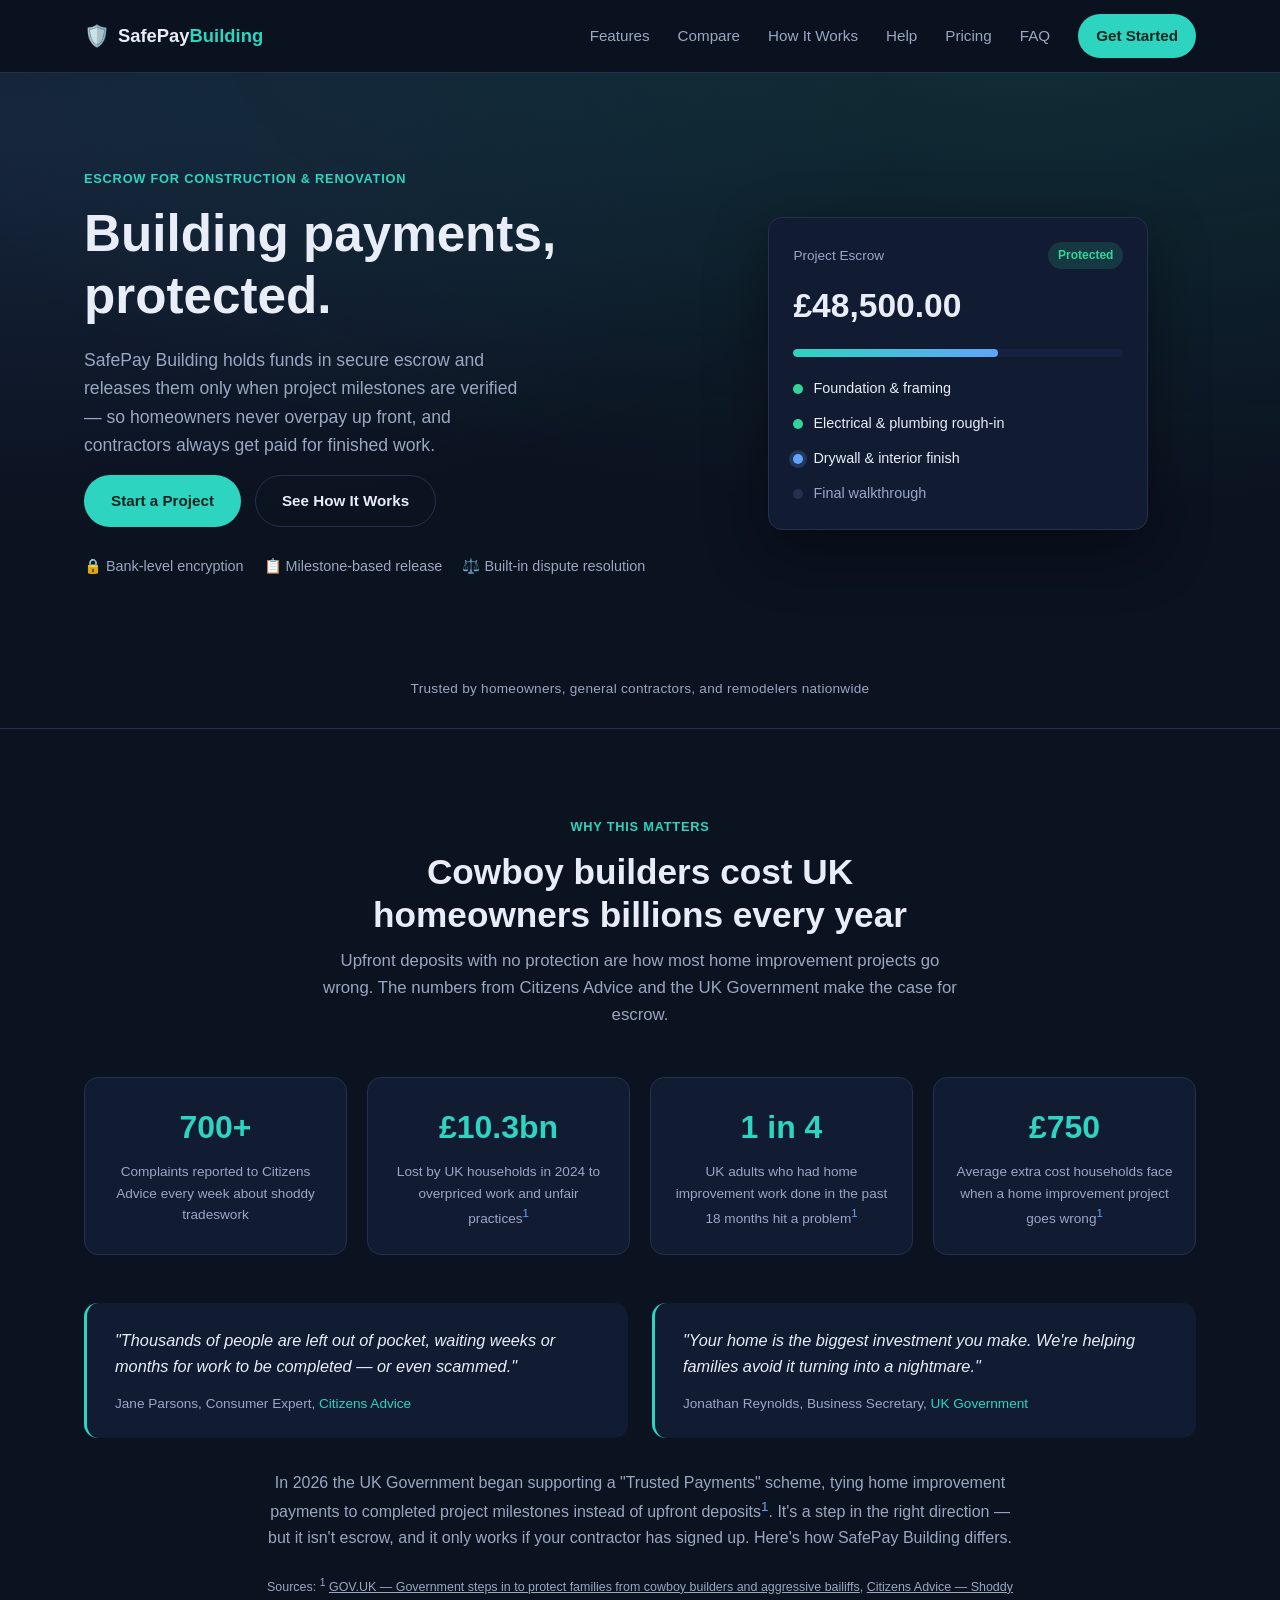
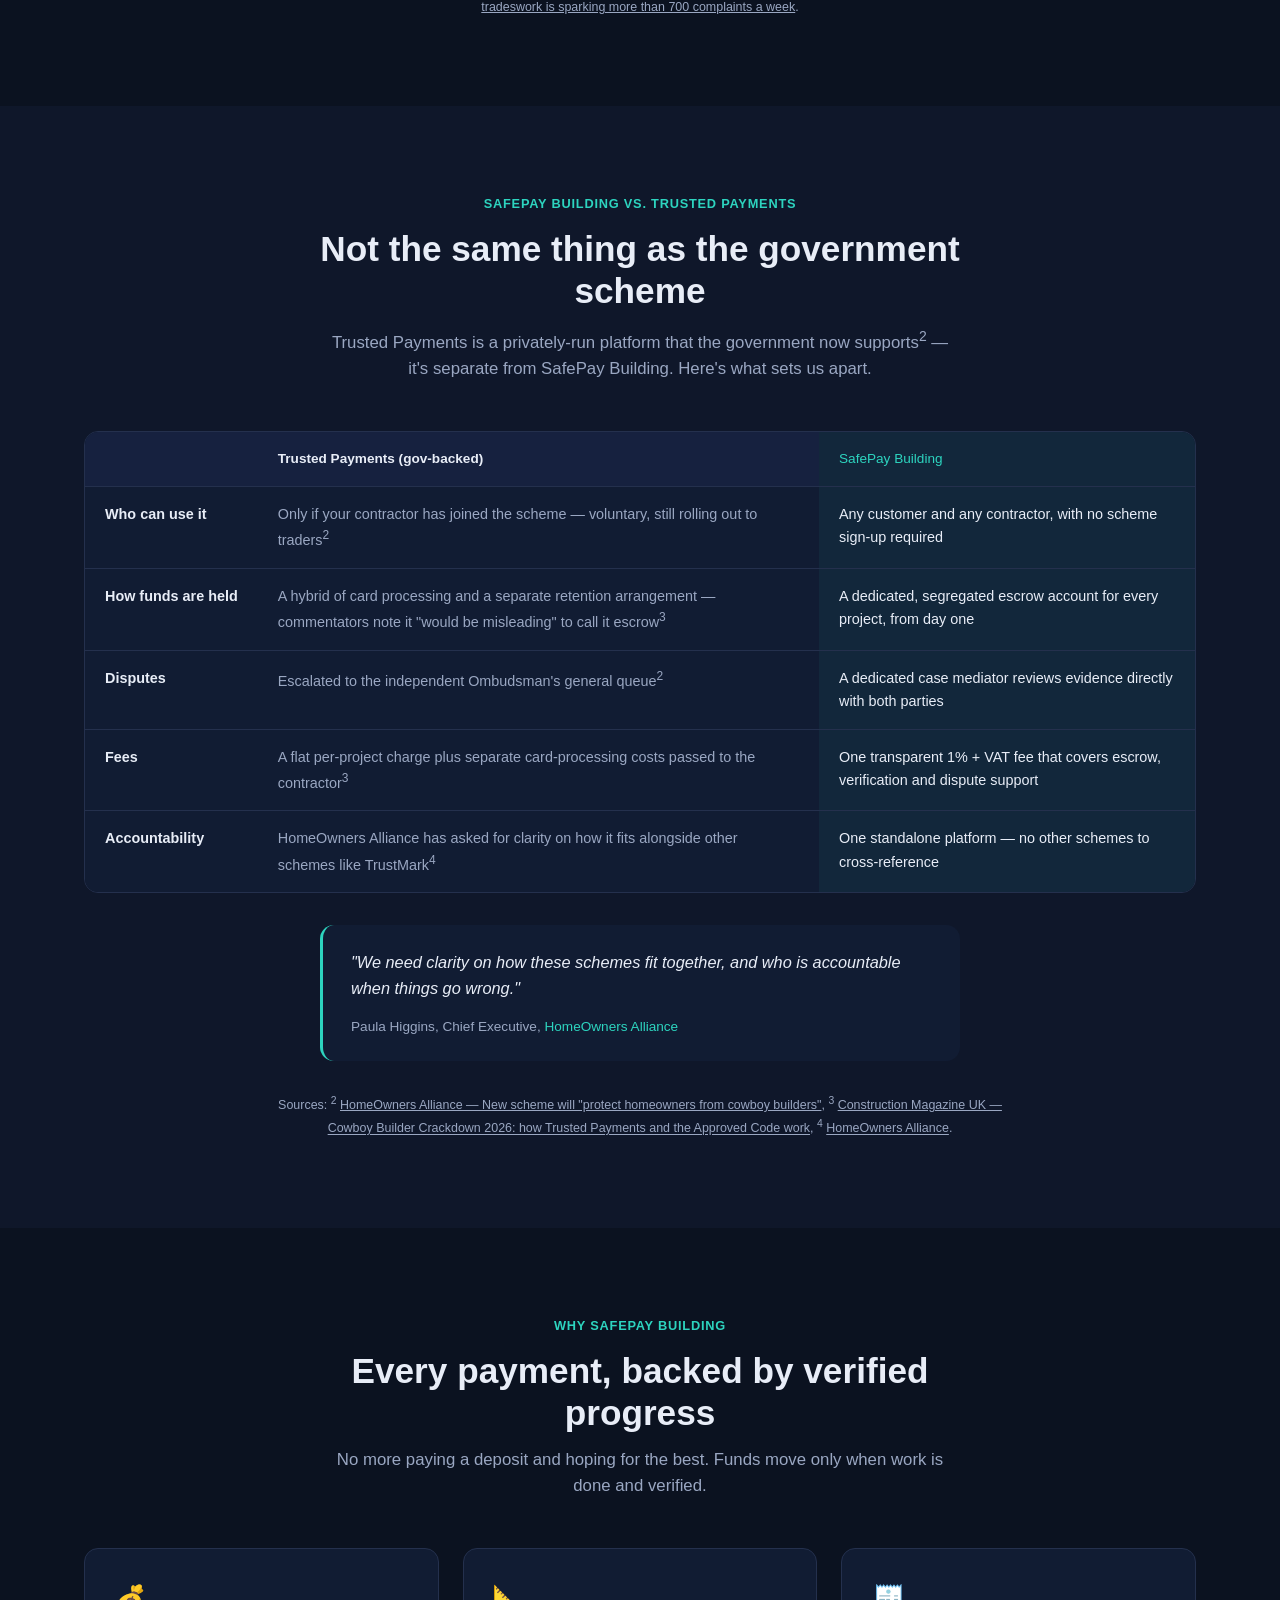
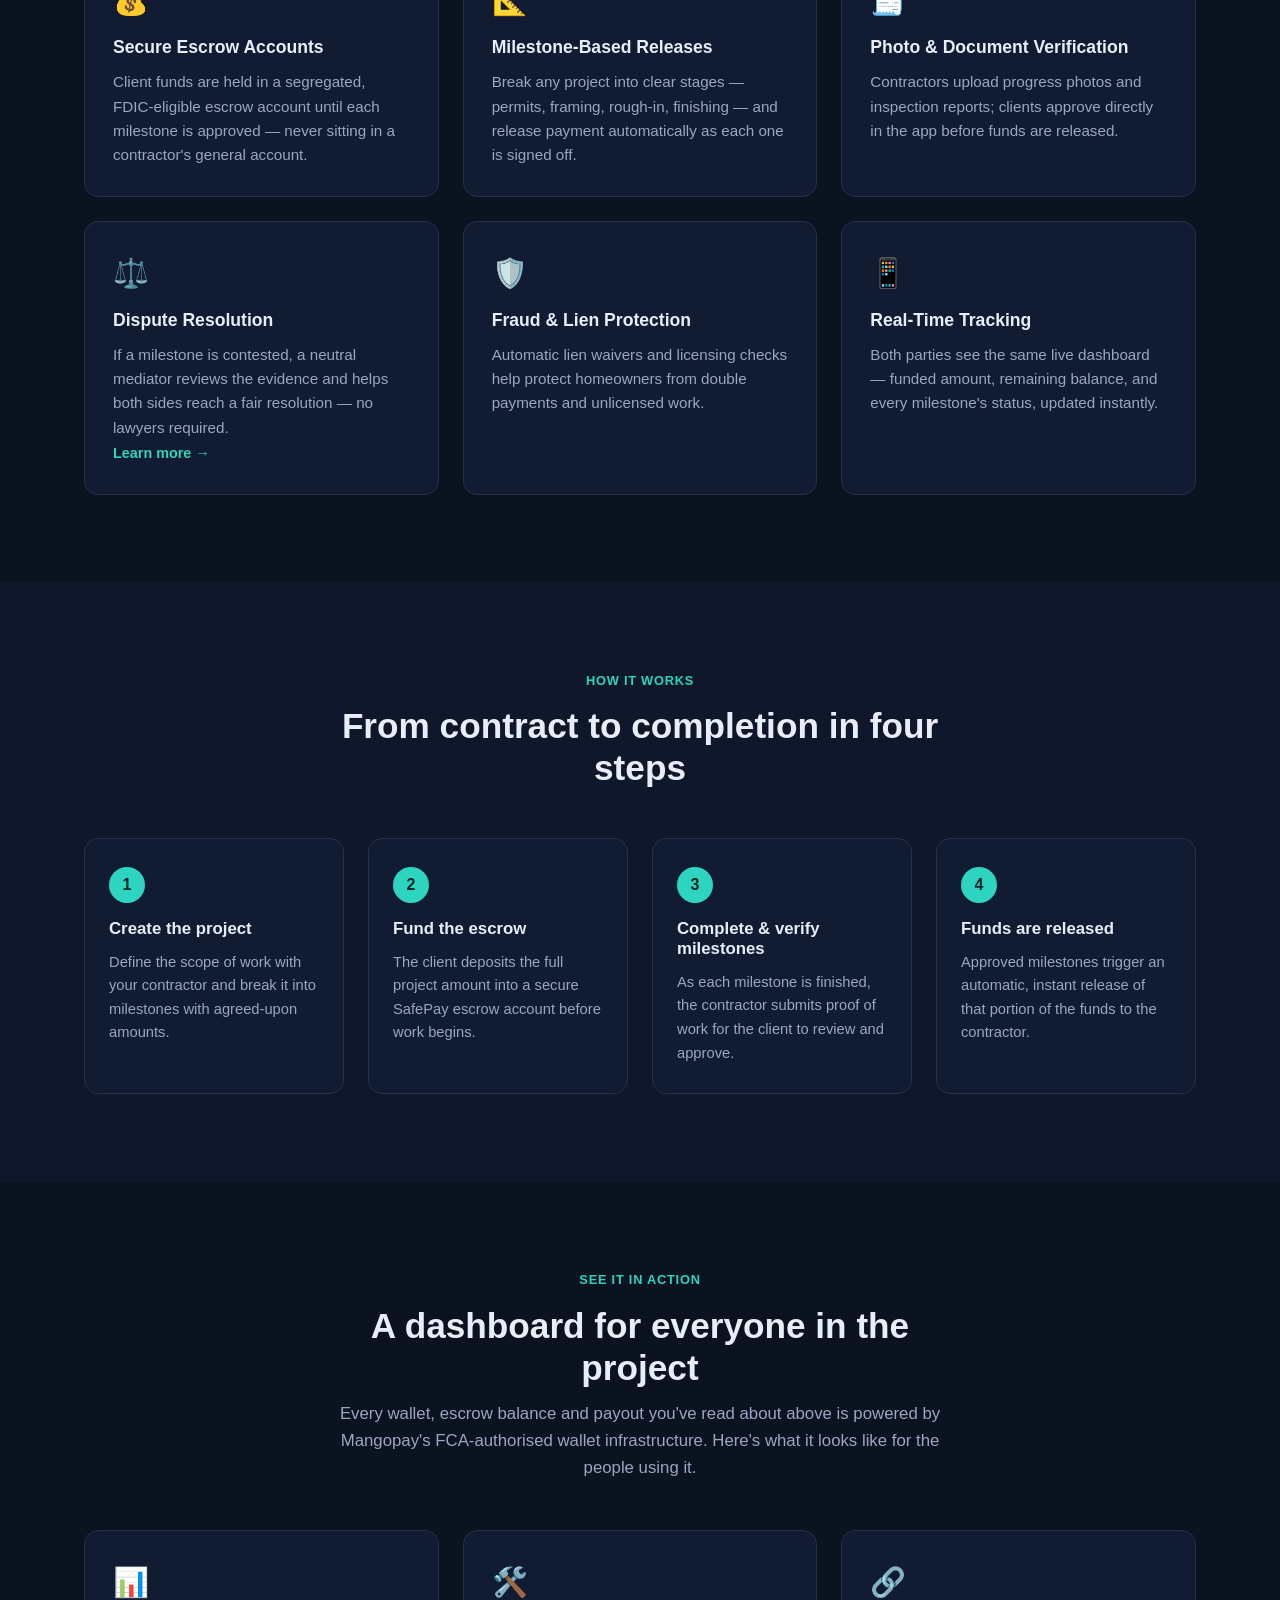
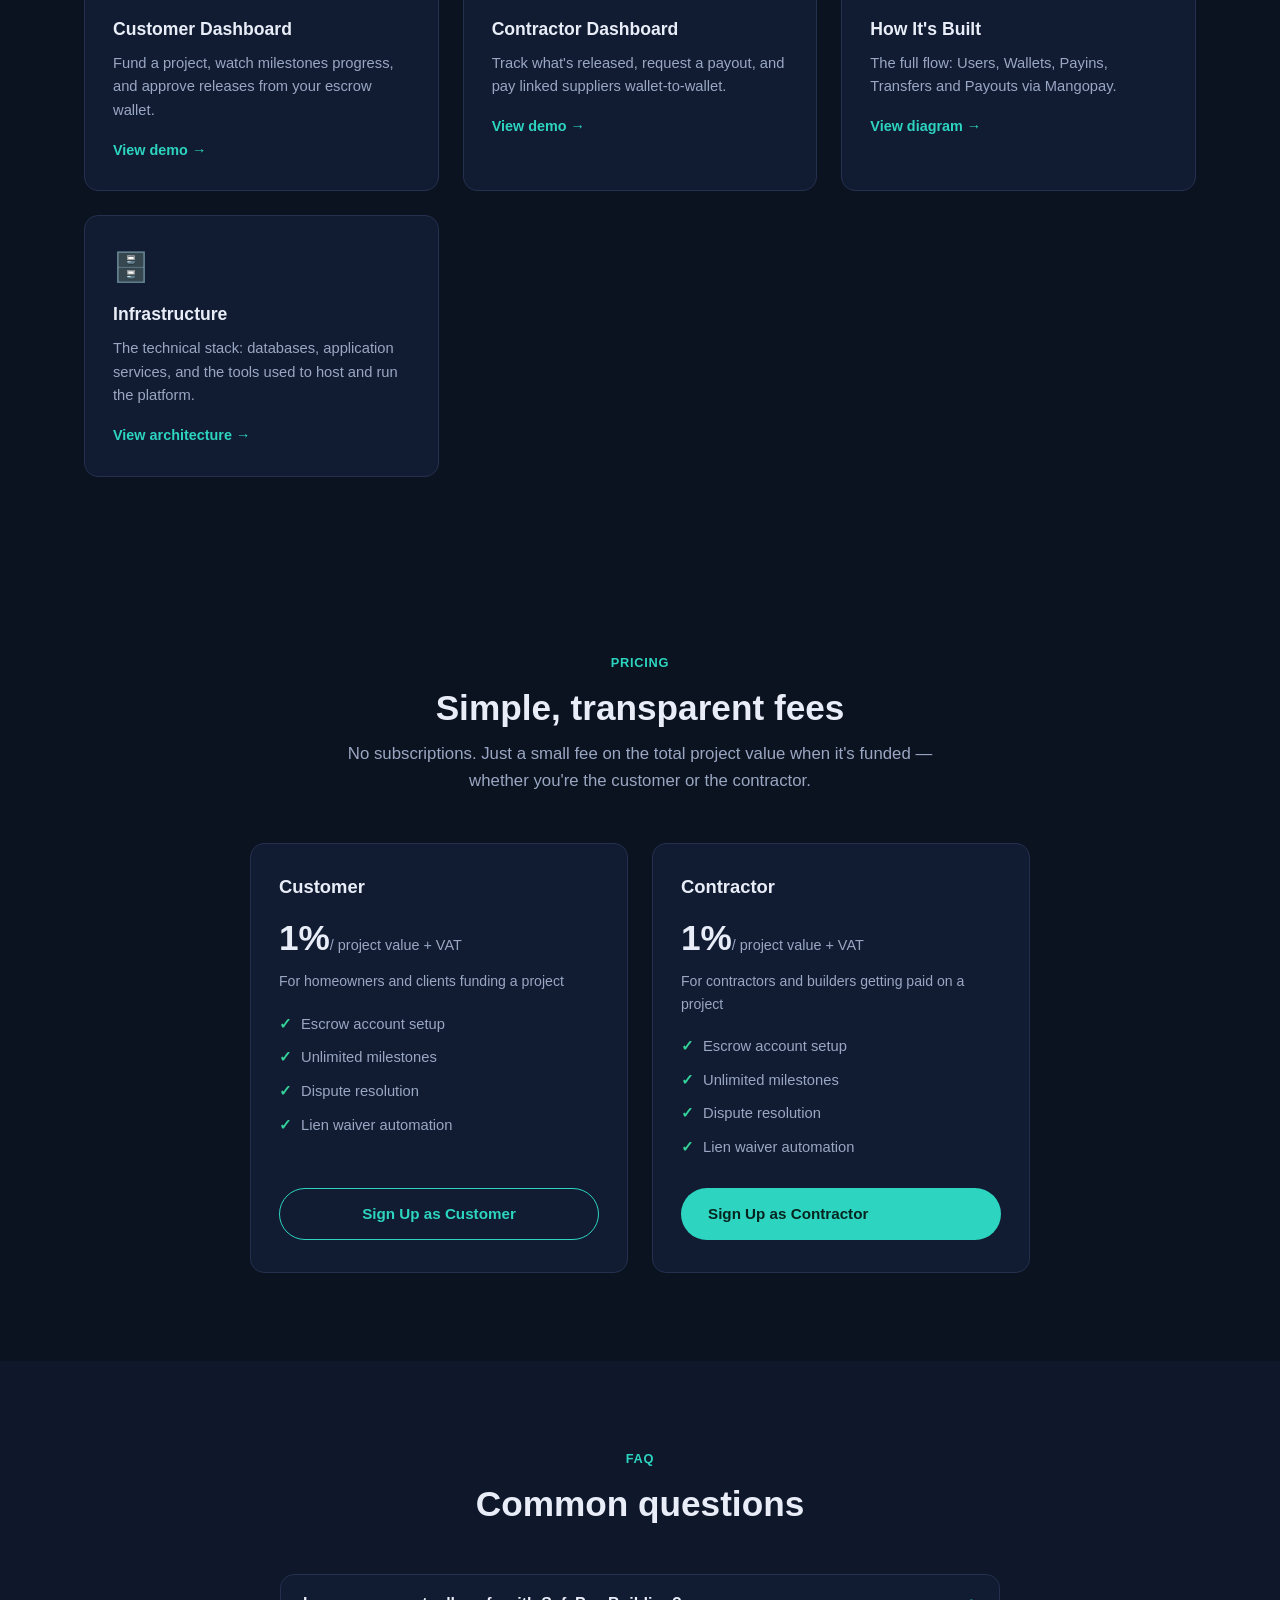
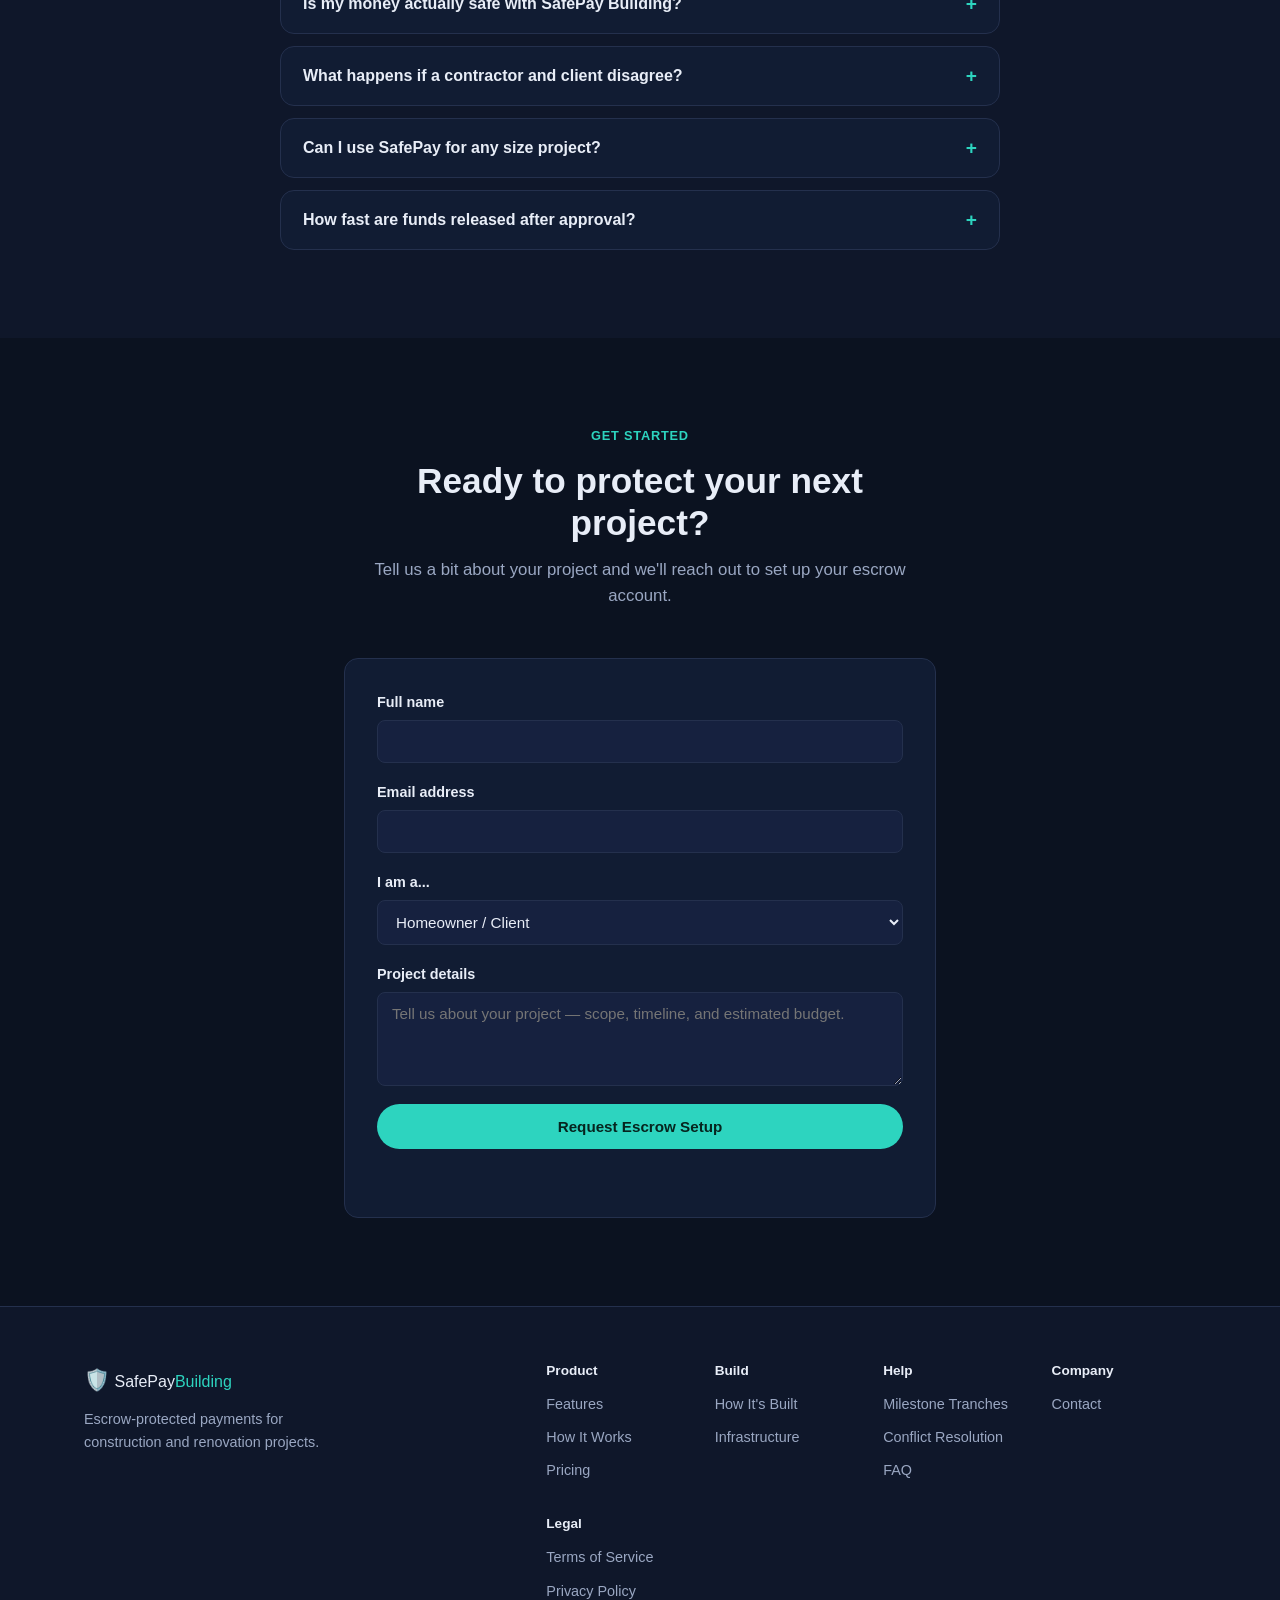
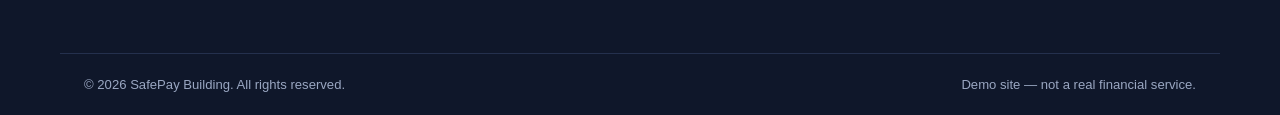
<file: index.html>
<!DOCTYPE html>
<html lang="en">
<head>
<meta charset="UTF-8">
<meta name="viewport" content="width=device-width, initial-scale=1.0">
<title>SafePay Building | Escrow-Protected Payments for Construction Projects</title>
<meta name="description" content="SafePay Building protects homeowners and contractors with milestone-based escrow payments for construction and renovation projects.">
<link rel="icon" href="data:image/svg+xml,<svg xmlns=%22http://www.w3.org/2000/svg%22 viewBox=%220 0 100 100%22><text y=%22.9em%22 font-size=%2290%22>🛡️</text></svg>">
<link rel="stylesheet" href="css/style.css">
</head>
<body>

<header class="site-header">
  <div class="container header-inner">
    <a href="#home" class="logo">
      <span class="logo-icon" aria-hidden="true">🛡️</span>
      <span class="logo-text">SafePay<span class="logo-accent">Building</span></span>
    </a>

    <nav class="main-nav" id="main-nav">
      <a href="#features">Features</a>
      <a href="#compare">Compare</a>
      <a href="#how-it-works">How It Works</a>
      <a href="help.html">Help</a>
      <a href="#pricing">Pricing</a>
      <a href="#faq">FAQ</a>
      <a href="#contact" class="nav-cta">Get Started</a>
    </nav>

    <button class="nav-toggle" id="nav-toggle" aria-label="Toggle navigation" aria-expanded="false" aria-controls="main-nav">
      <span></span><span></span><span></span>
    </button>
  </div>
</header>

<main>

  <section id="home" class="hero">
    <div class="container hero-inner">
      <div class="hero-copy">
        <p class="eyebrow">Escrow for construction &amp; renovation</p>
        <h1>Building payments, protected.</h1>
        <p class="hero-sub">
          SafePay Building holds funds in secure escrow and releases them only when
          project milestones are verified — so homeowners never overpay up front,
          and contractors always get paid for finished work.
        </p>
        <div class="hero-actions">
          <a href="#contact" class="btn btn-primary">Start a Project</a>
          <a href="#how-it-works" class="btn btn-ghost">See How It Works</a>
        </div>
        <ul class="hero-trust">
          <li>🔒 Bank-level encryption</li>
          <li>📋 Milestone-based release</li>
          <li>⚖️ Built-in dispute resolution</li>
        </ul>
      </div>

      <div class="hero-visual" aria-hidden="true">
        <div class="escrow-card">
          <div class="escrow-card-row">
            <span>Project Escrow</span>
            <span class="badge badge-safe">Protected</span>
          </div>
          <div class="escrow-amount">£48,500.00</div>
          <div class="escrow-progress">
            <div class="escrow-progress-bar" style="width: 62%;"></div>
          </div>
          <div class="escrow-milestones">
            <div class="milestone done">
              <span class="dot"></span> Foundation &amp; framing
            </div>
            <div class="milestone done">
              <span class="dot"></span> Electrical &amp; plumbing rough-in
            </div>
            <div class="milestone active">
              <span class="dot"></span> Drywall &amp; interior finish
            </div>
            <div class="milestone">
              <span class="dot"></span> Final walkthrough
            </div>
          </div>
        </div>
      </div>
    </div>
  </section>

  <section class="logos">
    <div class="container">
      <p class="logos-label">Trusted by homeowners, general contractors, and remodelers nationwide</p>
    </div>
  </section>

  <section id="why-it-matters" class="section why-it-matters">
    <div class="container">
      <div class="section-head">
        <p class="eyebrow">Why This Matters</p>
        <h2>Cowboy builders cost UK homeowners billions every year</h2>
        <p class="section-sub">Upfront deposits with no protection are how most home improvement projects go wrong. The numbers from Citizens Advice and the UK Government make the case for escrow.</p>
      </div>

      <div class="stat-grid">
        <div class="stat-card">
          <p class="stat-number">700+</p>
          <p class="stat-label">Complaints reported to Citizens Advice every week about shoddy tradeswork</p>
        </div>
        <div class="stat-card">
          <p class="stat-number">£10.3bn</p>
          <p class="stat-label">Lost by UK households in 2024 to overpriced work and unfair practices<sup>1</sup></p>
        </div>
        <div class="stat-card">
          <p class="stat-number">1 in 4</p>
          <p class="stat-label">UK adults who had home improvement work done in the past 18 months hit a problem<sup>1</sup></p>
        </div>
        <div class="stat-card">
          <p class="stat-number">£750</p>
          <p class="stat-label">Average extra cost households face when a home improvement project goes wrong<sup>1</sup></p>
        </div>
      </div>

      <div class="quote-grid">
        <blockquote class="quote-card">
          <p>"Thousands of people are left out of pocket, waiting weeks or months for work to be completed — or even scammed."</p>
          <footer>Jane Parsons, Consumer Expert, <cite>Citizens Advice</cite></footer>
        </blockquote>
        <blockquote class="quote-card">
          <p>"Your home is the biggest investment you make. We're helping families avoid it turning into a nightmare."</p>
          <footer>Jonathan Reynolds, Business Secretary, <cite>UK Government</cite></footer>
        </blockquote>
      </div>

      <p class="why-it-matters-note">
        In 2026 the UK Government began supporting a "Trusted Payments" scheme, tying home improvement
        payments to completed project milestones instead of upfront deposits<sup>1</sup>. It's a step in the right
        direction — but it isn't escrow, and it only works if your contractor has signed up. Here's how SafePay
        Building differs.
      </p>

      <p class="sources-note">
        Sources: <sup>1</sup> <a href="https://www.gov.uk/government/news/government-steps-in-to-protect-families-from-cowboy-builders-and-aggressive-bailiffs" target="_blank" rel="noopener">GOV.UK — Government steps in to protect families from cowboy builders and aggressive bailiffs</a>,
        <a href="https://www.citizensadvice.org.uk/about-us/media-centre/press-releases/shoddy-tradeswork-is-sparking-more-than-700-complaints-a-week-says-citizens/" target="_blank" rel="noopener">Citizens Advice — Shoddy tradeswork is sparking more than 700 complaints a week</a>.
      </p>
    </div>
  </section>

  <section id="compare" class="section section-alt">
    <div class="container">
      <div class="section-head">
        <p class="eyebrow">SafePay Building vs. Trusted Payments</p>
        <h2>Not the same thing as the government scheme</h2>
        <p class="section-sub">
          Trusted Payments is a privately-run platform that the government now supports<sup>2</sup> — it's separate from
          SafePay Building. Here's what sets us apart.
        </p>
      </div>

      <div class="compare-table-wrap">
        <table class="compare-table">
          <thead>
            <tr>
              <th scope="col">&nbsp;</th>
              <th scope="col">Trusted Payments (gov-backed)</th>
              <th scope="col" class="compare-highlight">SafePay Building</th>
            </tr>
          </thead>
          <tbody>
            <tr>
              <th scope="row">Who can use it</th>
              <td>Only if your contractor has joined the scheme — voluntary, still rolling out to traders<sup>2</sup></td>
              <td class="compare-highlight">Any customer and any contractor, with no scheme sign-up required</td>
            </tr>
            <tr>
              <th scope="row">How funds are held</th>
              <td>A hybrid of card processing and a separate retention arrangement — commentators note it "would be misleading" to call it escrow<sup>3</sup></td>
              <td class="compare-highlight">A dedicated, segregated escrow account for every project, from day one</td>
            </tr>
            <tr>
              <th scope="row">Disputes</th>
              <td>Escalated to the independent Ombudsman's general queue<sup>2</sup></td>
              <td class="compare-highlight">A dedicated case mediator reviews evidence directly with both parties</td>
            </tr>
            <tr>
              <th scope="row">Fees</th>
              <td>A flat per-project charge plus separate card-processing costs passed to the contractor<sup>3</sup></td>
              <td class="compare-highlight">One transparent 1% + VAT fee that covers escrow, verification and dispute support</td>
            </tr>
            <tr>
              <th scope="row">Accountability</th>
              <td>HomeOwners Alliance has asked for clarity on how it fits alongside other schemes like TrustMark<sup>4</sup></td>
              <td class="compare-highlight">One standalone platform — no other schemes to cross-reference</td>
            </tr>
          </tbody>
        </table>
      </div>

      <blockquote class="quote-card compare-quote">
        <p>"We need clarity on how these schemes fit together, and who is accountable when things go wrong."</p>
        <footer>Paula Higgins, Chief Executive, <cite>HomeOwners Alliance</cite></footer>
      </blockquote>

      <p class="sources-note">
        Sources: <sup>2</sup> <a href="https://hoa.org.uk/news/new-scheme-cowboy-builders/" target="_blank" rel="noopener">HomeOwners Alliance — New scheme will "protect homeowners from cowboy builders"</a>,
        <sup>3</sup> <a href="https://www.constructionmagazine.uk/2026/08/cowboy-builder-crackdown-2026-trusted-payments.html" target="_blank" rel="noopener">Construction Magazine UK — Cowboy Builder Crackdown 2026: how Trusted Payments and the Approved Code work</a>,
        <sup>4</sup> <a href="https://hoa.org.uk/news/new-scheme-cowboy-builders/" target="_blank" rel="noopener">HomeOwners Alliance</a>.
      </p>
    </div>
  </section>

  <section id="features" class="section">
    <div class="container">
      <div class="section-head">
        <p class="eyebrow">Why SafePay Building</p>
        <h2>Every payment, backed by verified progress</h2>
        <p class="section-sub">No more paying a deposit and hoping for the best. Funds move only when work is done and verified.</p>
      </div>

      <div class="feature-grid">
        <article class="feature-card">
          <div class="feature-icon">💰</div>
          <h3>Secure Escrow Accounts</h3>
          <p>Client funds are held in a segregated, FDIC-eligible escrow account until each milestone is approved — never sitting in a contractor's general account.</p>
        </article>

        <article class="feature-card">
          <div class="feature-icon">📐</div>
          <h3>Milestone-Based Releases</h3>
          <p>Break any project into clear stages — permits, framing, rough-in, finishing — and release payment automatically as each one is signed off.</p>
        </article>

        <article class="feature-card">
          <div class="feature-icon">🧾</div>
          <h3>Photo &amp; Document Verification</h3>
          <p>Contractors upload progress photos and inspection reports; clients approve directly in the app before funds are released.</p>
        </article>

        <article class="feature-card">
          <div class="feature-icon">⚖️</div>
          <h3>Dispute Resolution</h3>
          <p>If a milestone is contested, a neutral mediator reviews the evidence and helps both sides reach a fair resolution — no lawyers required.</p>
          <a href="help-disputes.html#dispute-process" class="action-link">Learn more →</a>
        </article>

        <article class="feature-card">
          <div class="feature-icon">🛡️</div>
          <h3>Fraud &amp; Lien Protection</h3>
          <p>Automatic lien waivers and licensing checks help protect homeowners from double payments and unlicensed work.</p>
        </article>

        <article class="feature-card">
          <div class="feature-icon">📱</div>
          <h3>Real-Time Tracking</h3>
          <p>Both parties see the same live dashboard — funded amount, remaining balance, and every milestone's status, updated instantly.</p>
        </article>
      </div>
    </div>
  </section>

  <section id="how-it-works" class="section section-alt">
    <div class="container">
      <div class="section-head">
        <p class="eyebrow">How It Works</p>
        <h2>From contract to completion in four steps</h2>
      </div>

      <ol class="steps">
        <li class="step">
          <div class="step-number">1</div>
          <h3>Create the project</h3>
          <p>Define the scope of work with your contractor and break it into milestones with agreed-upon amounts.</p>
        </li>
        <li class="step">
          <div class="step-number">2</div>
          <h3>Fund the escrow</h3>
          <p>The client deposits the full project amount into a secure SafePay escrow account before work begins.</p>
        </li>
        <li class="step">
          <div class="step-number">3</div>
          <h3>Complete &amp; verify milestones</h3>
          <p>As each milestone is finished, the contractor submits proof of work for the client to review and approve.</p>
        </li>
        <li class="step">
          <div class="step-number">4</div>
          <h3>Funds are released</h3>
          <p>Approved milestones trigger an automatic, instant release of that portion of the funds to the contractor.</p>
        </li>
      </ol>
    </div>
  </section>

  <section id="see-it-in-action" class="section">
    <div class="container">
      <div class="section-head">
        <p class="eyebrow">See It In Action</p>
        <h2>A dashboard for everyone in the project</h2>
        <p class="section-sub">
          Every wallet, escrow balance and payout you've read about above is powered by
          <a href="architecture.html">Mangopay's FCA-authorised wallet infrastructure</a>. Here's what it looks like
          for the people using it.
        </p>
      </div>

      <div class="action-grid">
        <a href="dashboard-customer.html" class="action-card">
          <span class="action-icon">📊</span>
          <h3>Customer Dashboard</h3>
          <p>Fund a project, watch milestones progress, and approve releases from your escrow wallet.</p>
          <span class="action-link">View demo →</span>
        </a>
        <a href="dashboard-contractor.html" class="action-card">
          <span class="action-icon">🛠️</span>
          <h3>Contractor Dashboard</h3>
          <p>Track what's released, request a payout, and pay linked suppliers wallet-to-wallet.</p>
          <span class="action-link">View demo →</span>
        </a>
        <a href="architecture.html" class="action-card">
          <span class="action-icon">🔗</span>
          <h3>How It's Built</h3>
          <p>The full flow: Users, Wallets, Payins, Transfers and Payouts via Mangopay.</p>
          <span class="action-link">View diagram →</span>
        </a>
        <a href="infrastructure.html" class="action-card">
          <span class="action-icon">🗄️</span>
          <h3>Infrastructure</h3>
          <p>The technical stack: databases, application services, and the tools used to host and run the platform.</p>
          <span class="action-link">View architecture →</span>
        </a>
      </div>
    </div>
  </section>

  <section id="pricing" class="section">
    <div class="container">
      <div class="section-head">
        <p class="eyebrow">Pricing</p>
        <h2>Simple, transparent fees</h2>
        <p class="section-sub">No subscriptions. Just a small fee on the total project value when it's funded — whether you're the customer or the contractor.</p>
      </div>

      <div class="pricing-grid pricing-grid-2">
        <article class="price-card">
          <h3>Customer</h3>
          <p class="price">1%<span>/ project value + VAT</span></p>
          <p class="price-note">For homeowners and clients funding a project</p>
          <ul class="price-features">
            <li>Escrow account setup</li>
            <li>Unlimited milestones</li>
            <li>Dispute resolution</li>
            <li>Lien waiver automation</li>
          </ul>
          <a href="#contact" class="btn btn-outline">Sign Up as Customer</a>
        </article>

        <article class="price-card">
          <h3>Contractor</h3>
          <p class="price">1%<span>/ project value + VAT</span></p>
          <p class="price-note">For contractors and builders getting paid on a project</p>
          <ul class="price-features">
            <li>Escrow account setup</li>
            <li>Unlimited milestones</li>
            <li>Dispute resolution</li>
            <li>Lien waiver automation</li>
          </ul>
          <a href="#contact" class="btn btn-primary">Sign Up as Contractor</a>
        </article>
      </div>
    </div>
  </section>

  <section id="faq" class="section section-alt">
    <div class="container">
      <div class="section-head">
        <p class="eyebrow">FAQ</p>
        <h2>Common questions</h2>
      </div>

      <div class="faq-list">
        <div class="faq-item">
          <button class="faq-question" aria-expanded="false">
            Is my money actually safe with SafePay Building?
            <span class="faq-toggle">+</span>
          </button>
          <div class="faq-answer">
            <p>Yes. Funds are held in segregated escrow accounts, separate from SafePay's operating funds, and are only released when both parties agree a milestone is complete.</p>
          </div>
        </div>

        <div class="faq-item">
          <button class="faq-question" aria-expanded="false">
            What happens if a contractor and client disagree?
            <span class="faq-toggle">+</span>
          </button>
          <div class="faq-answer">
            <p>Either party can open a dispute. A neutral mediator reviews photos, documents, and messages to help reach a fair resolution before any disputed funds are released.</p>
          </div>
        </div>

        <div class="faq-item">
          <button class="faq-question" aria-expanded="false">
            Can I use SafePay for any size project?
            <span class="faq-toggle">+</span>
          </button>
          <div class="faq-answer">
            <p>Yes — from small repairs to full custom home builds. Larger projects typically benefit most from our milestone tracking and lien protection features.</p>
          </div>
        </div>

        <div class="faq-item">
          <button class="faq-question" aria-expanded="false">
            How fast are funds released after approval?
            <span class="faq-toggle">+</span>
          </button>
          <div class="faq-answer">
            <p>Once a milestone is approved, funds are typically released to the contractor's account within one business day.</p>
          </div>
        </div>
      </div>
    </div>
  </section>

  <section id="contact" class="section contact-section">
    <div class="container contact-inner">
      <div class="section-head">
        <p class="eyebrow">Get Started</p>
        <h2>Ready to protect your next project?</h2>
        <p class="section-sub">Tell us a bit about your project and we'll reach out to set up your escrow account.</p>
      </div>

      <form class="contact-form" id="contact-form" novalidate>
        <div class="form-row">
          <label for="name">Full name</label>
          <input type="text" id="name" name="name" required>
        </div>
        <div class="form-row">
          <label for="email">Email address</label>
          <input type="email" id="email" name="email" required>
        </div>
        <div class="form-row">
          <label for="role">I am a...</label>
          <select id="role" name="role">
            <option value="homeowner">Homeowner / Client</option>
            <option value="contractor">Contractor / Builder</option>
            <option value="other">Other</option>
          </select>
        </div>
        <div class="form-row">
          <label for="message">Project details</label>
          <textarea id="message" name="message" rows="4" placeholder="Tell us about your project — scope, timeline, and estimated budget."></textarea>
        </div>
        <button type="submit" class="btn btn-primary btn-block">Request Escrow Setup</button>
        <p class="form-status" id="form-status" role="status"></p>
      </form>
    </div>
  </section>

</main>

<footer class="site-footer">
  <div class="container footer-inner">
    <div class="footer-brand">
      <span class="logo-icon" aria-hidden="true">🛡️</span>
      <span class="logo-text">SafePay<span class="logo-accent">Building</span></span>
      <p>Escrow-protected payments for construction and renovation projects.</p>
    </div>

    <div class="footer-links">
      <div>
        <h4>Product</h4>
        <a href="#features">Features</a>
        <a href="#how-it-works">How It Works</a>
        <a href="#pricing">Pricing</a>
      </div>
      <div>
        <h4>Build</h4>
        <a href="architecture.html">How It's Built</a>
        <a href="infrastructure.html">Infrastructure</a>
      </div>
      <div>
        <h4>Help</h4>
        <a href="help-milestones.html">Milestone Tranches</a>
        <a href="help-disputes.html">Conflict Resolution</a>
        <a href="#faq">FAQ</a>
      </div>
      <div>
        <h4>Company</h4>
        <a href="#contact">Contact</a>
      </div>
      <div>
        <h4>Legal</h4>
        <a href="#">Terms of Service</a>
        <a href="#">Privacy Policy</a>
      </div>
    </div>
  </div>
  <div class="container footer-bottom">
    <p>&copy; <span id="year"></span> SafePay Building. All rights reserved.</p>
    <p class="footer-disclaimer">Demo site — not a real financial service.</p>
  </div>
</footer>

<script src="js/main.js"></script>
</body>
</html>
</file>
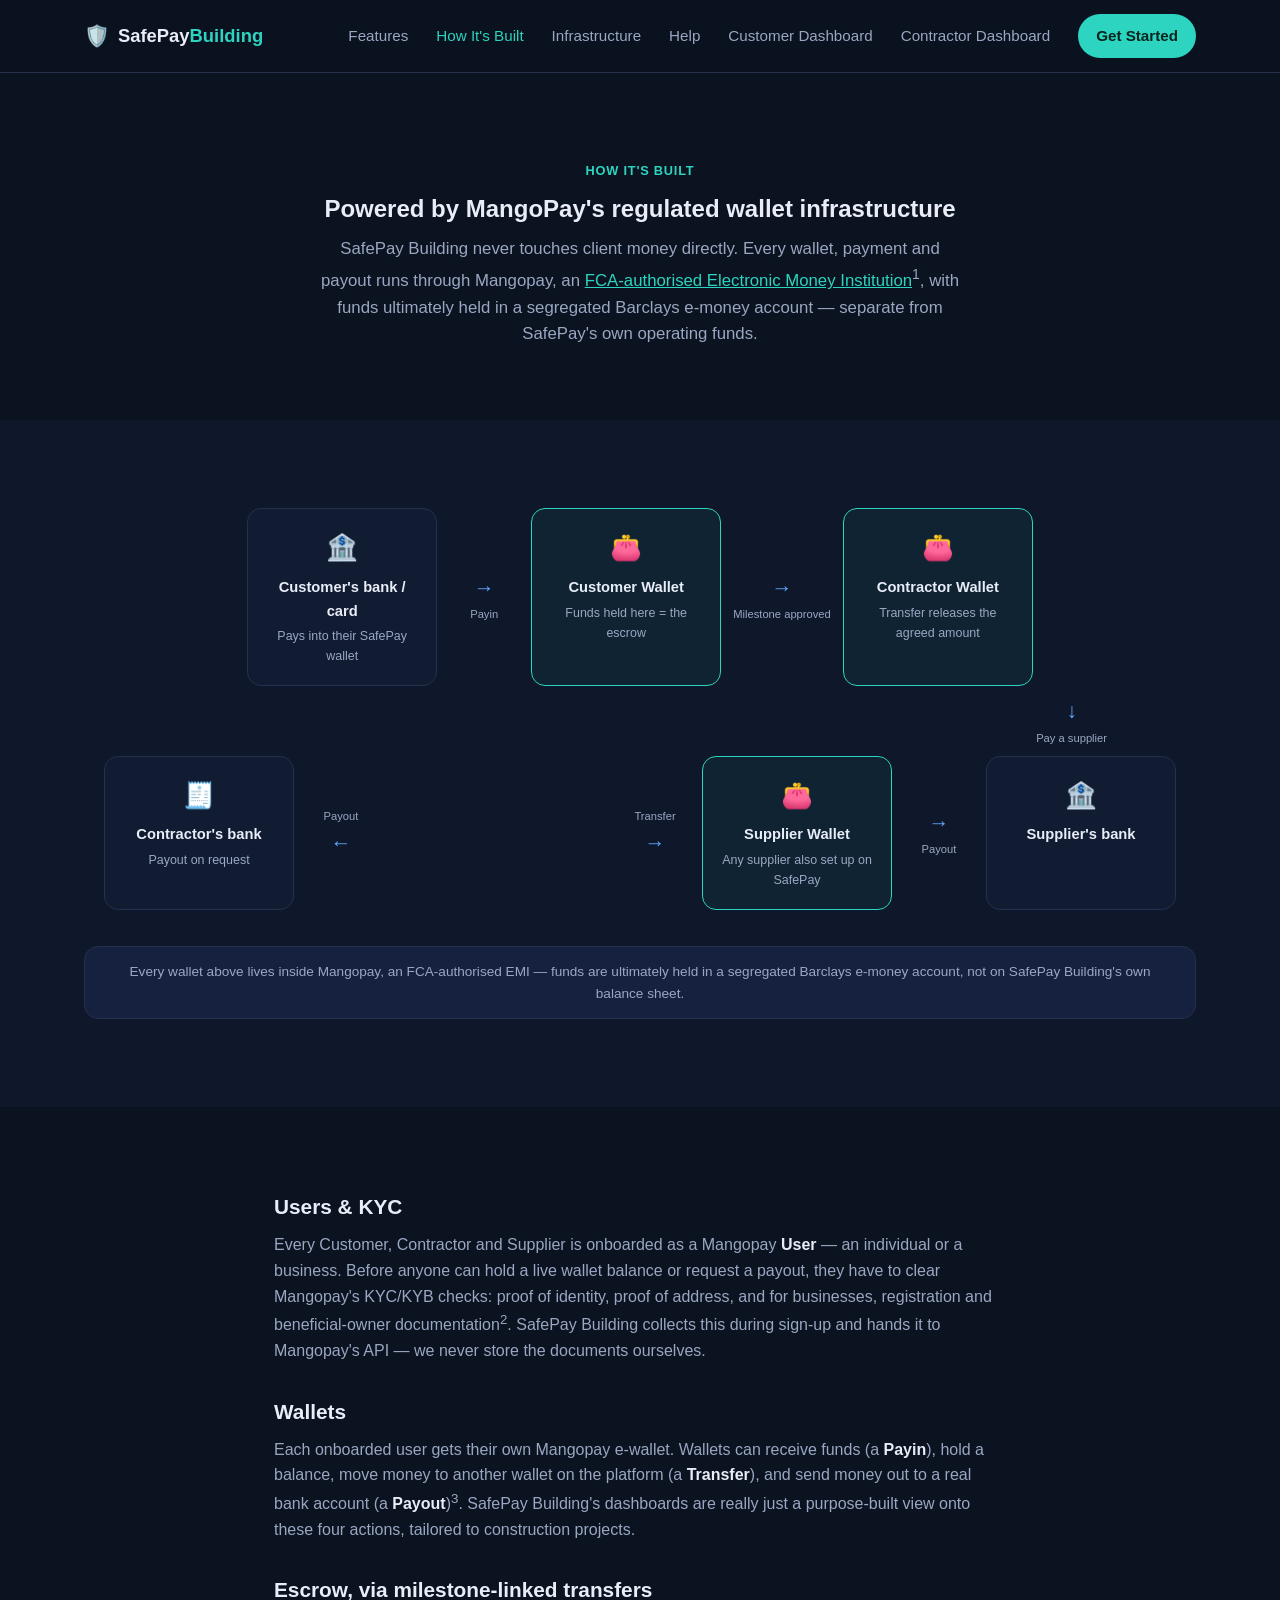
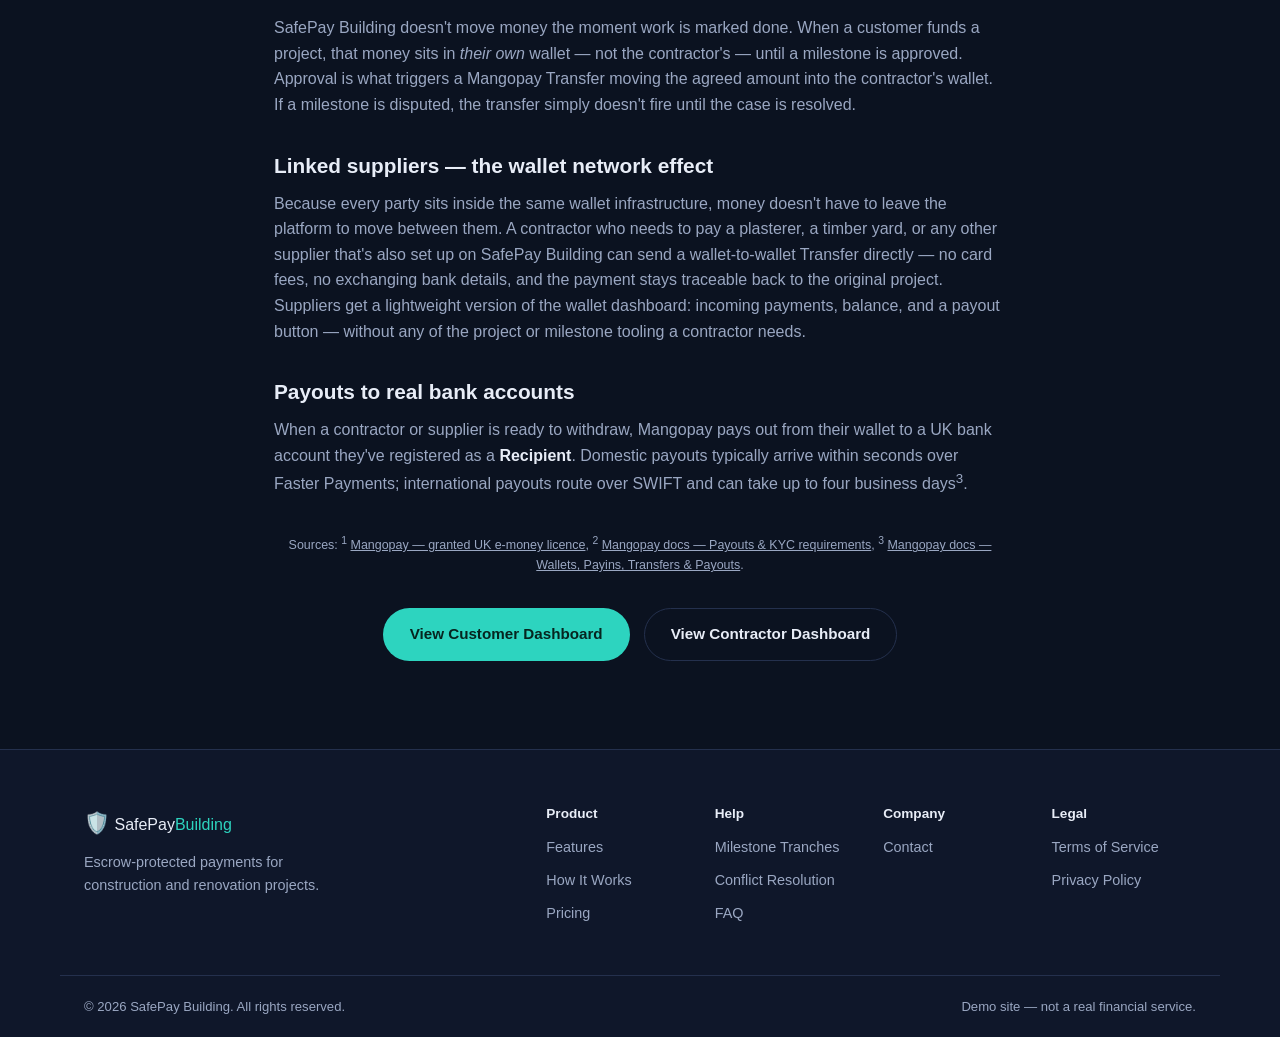
<file: architecture.html>
<!DOCTYPE html>
<html lang="en">
<head>
<meta charset="UTF-8">
<meta name="viewport" content="width=device-width, initial-scale=1.0">
<title>How It's Built | SafePay Building</title>
<meta name="description" content="How SafePay Building uses MangoPay's FCA-authorised wallet infrastructure to run escrow, milestone payments, and linked-supplier transfers.">
<link rel="icon" href="data:image/svg+xml,<svg xmlns=%22http://www.w3.org/2000/svg%22 viewBox=%220 0 100 100%22><text y=%22.9em%22 font-size=%2290%22>🛡️</text></svg>">
<link rel="stylesheet" href="css/style.css">
<link rel="stylesheet" href="css/architecture.css">
</head>
<body>

<header class="site-header">
  <div class="container header-inner">
    <a href="index.html" class="logo">
      <span class="logo-icon" aria-hidden="true">🛡️</span>
      <span class="logo-text">SafePay<span class="logo-accent">Building</span></span>
    </a>

    <nav class="main-nav" id="main-nav">
      <a href="index.html#features">Features</a>
      <a href="architecture.html" class="active">How It's Built</a>
      <a href="infrastructure.html">Infrastructure</a>
      <a href="help.html">Help</a>
      <a href="dashboard-customer.html">Customer Dashboard</a>
      <a href="dashboard-contractor.html">Contractor Dashboard</a>
      <a href="index.html#contact" class="nav-cta">Get Started</a>
    </nav>

    <button class="nav-toggle" id="nav-toggle" aria-label="Toggle navigation" aria-expanded="false" aria-controls="main-nav">
      <span></span><span></span><span></span>
    </button>
  </div>
</header>

<main>

  <section class="section arch-hero">
    <div class="container">
      <div class="section-head">
        <p class="eyebrow">How It's Built</p>
        <h1>Powered by MangoPay's regulated wallet infrastructure</h1>
        <p class="section-sub">
          SafePay Building never touches client money directly. Every wallet, payment and payout runs through
          Mangopay, an <a href="https://mangopay.com/press-and-media/mangopay-granted-uk-e-money-license" target="_blank" rel="noopener">FCA-authorised Electronic Money Institution</a><sup>1</sup>,
          with funds ultimately held in a segregated Barclays e-money account — separate from SafePay's own
          operating funds.
        </p>
      </div>
    </div>
  </section>

  <section class="section section-alt">
    <div class="container">
      <div class="flow-diagram" role="img" aria-label="Diagram showing money flowing from customer bank to customer wallet, held in escrow until milestone approval, then transferred to contractor wallet, optionally on to a linked supplier wallet, and finally paid out to a bank account.">

        <div class="flow-row">
          <div class="flow-card">
            <span class="flow-icon">🏦</span>
            <p class="flow-title">Customer's bank / card</p>
            <p class="flow-note">Pays into their SafePay wallet</p>
          </div>
          <div class="flow-arrow">→<span>Payin</span></div>
          <div class="flow-card flow-wallet">
            <span class="flow-icon">👛</span>
            <p class="flow-title">Customer Wallet</p>
            <p class="flow-note">Funds held here = the escrow</p>
          </div>
          <div class="flow-arrow">→<span>Milestone approved</span></div>
          <div class="flow-card flow-wallet">
            <span class="flow-icon">👛</span>
            <p class="flow-title">Contractor Wallet</p>
            <p class="flow-note">Transfer releases the agreed amount</p>
          </div>
        </div>

        <div class="flow-row flow-row-branch">
          <div class="flow-branch-spacer"></div>
          <div class="flow-arrow flow-arrow-down">↓<span>Pay a supplier</span></div>
        </div>

        <div class="flow-row">
          <div class="flow-card">
            <span class="flow-icon">🧾</span>
            <p class="flow-title">Contractor's bank</p>
            <p class="flow-note">Payout on request</p>
          </div>
          <div class="flow-arrow flow-arrow-reverse"><span>Payout</span>←</div>
          <div class="flow-branch-spacer"></div>
          <div class="flow-arrow"><span>Transfer</span>→</div>
          <div class="flow-card flow-wallet">
            <span class="flow-icon">👛</span>
            <p class="flow-title">Supplier Wallet</p>
            <p class="flow-note">Any supplier also set up on SafePay</p>
          </div>
          <div class="flow-arrow">→<span>Payout</span></div>
          <div class="flow-card">
            <span class="flow-icon">🏦</span>
            <p class="flow-title">Supplier's bank</p>
          </div>
        </div>

        <div class="flow-footer-bar">
          Every wallet above lives inside Mangopay, an FCA-authorised EMI — funds are ultimately held in a segregated Barclays e-money account, not on SafePay Building's own balance sheet.
        </div>
      </div>
    </div>
  </section>

  <section class="section">
    <div class="container arch-content">

      <article class="arch-block">
        <h2>Users &amp; KYC</h2>
        <p>
          Every Customer, Contractor and Supplier is onboarded as a Mangopay <strong>User</strong> — an individual or
          a business. Before anyone can hold a live wallet balance or request a payout, they have to clear Mangopay's
          KYC/KYB checks: proof of identity, proof of address, and for businesses, registration and beneficial-owner
          documentation<sup>2</sup>. SafePay Building collects this during sign-up and hands it to Mangopay's API —
          we never store the documents ourselves.
        </p>
      </article>

      <article class="arch-block">
        <h2>Wallets</h2>
        <p>
          Each onboarded user gets their own Mangopay e-wallet. Wallets can receive funds (a <strong>Payin</strong>),
          hold a balance, move money to another wallet on the platform (a <strong>Transfer</strong>), and send money
          out to a real bank account (a <strong>Payout</strong>)<sup>3</sup>. SafePay Building's dashboards are really
          just a purpose-built view onto these four actions, tailored to construction projects.
        </p>
      </article>

      <article class="arch-block">
        <h2>Escrow, via milestone-linked transfers</h2>
        <p>
          SafePay Building doesn't move money the moment work is marked done. When a customer funds a project, that
          money sits in <em>their own</em> wallet — not the contractor's — until a milestone is approved. Approval is
          what triggers a Mangopay Transfer moving the agreed amount into the contractor's wallet. If a milestone is
          disputed, the transfer simply doesn't fire until the case is resolved.
        </p>
      </article>

      <article class="arch-block">
        <h2>Linked suppliers — the wallet network effect</h2>
        <p>
          Because every party sits inside the same wallet infrastructure, money doesn't have to leave the platform to
          move between them. A contractor who needs to pay a plasterer, a timber yard, or any other supplier that's
          also set up on SafePay Building can send a wallet-to-wallet Transfer directly — no card fees, no exchanging
          bank details, and the payment stays traceable back to the original project. Suppliers get a lightweight
          version of the wallet dashboard: incoming payments, balance, and a payout button — without any of the
          project or milestone tooling a contractor needs.
        </p>
      </article>

      <article class="arch-block">
        <h2>Payouts to real bank accounts</h2>
        <p>
          When a contractor or supplier is ready to withdraw, Mangopay pays out from their wallet to a UK bank
          account they've registered as a <strong>Recipient</strong>. Domestic payouts typically arrive within
          seconds over Faster Payments; international payouts route over SWIFT and can take up to four business
          days<sup>3</sup>.
        </p>
      </article>

      <p class="sources-note">
        Sources: <sup>1</sup> <a href="https://mangopay.com/press-and-media/mangopay-granted-uk-e-money-license" target="_blank" rel="noopener">Mangopay — granted UK e-money licence</a>,
        <sup>2</sup> <a href="https://docs.mangopay.com/guides/payouts" target="_blank" rel="noopener">Mangopay docs — Payouts &amp; KYC requirements</a>,
        <sup>3</sup> <a href="https://docs.mangopay.com/" target="_blank" rel="noopener">Mangopay docs — Wallets, Payins, Transfers &amp; Payouts</a>.
      </p>

      <div class="arch-cta">
        <a href="dashboard-customer.html" class="btn btn-primary">View Customer Dashboard</a>
        <a href="dashboard-contractor.html" class="btn btn-ghost">View Contractor Dashboard</a>
      </div>
    </div>
  </section>

</main>

<footer class="site-footer">
  <div class="container footer-inner">
    <div class="footer-brand">
      <span class="logo-icon" aria-hidden="true">🛡️</span>
      <span class="logo-text">SafePay<span class="logo-accent">Building</span></span>
      <p>Escrow-protected payments for construction and renovation projects.</p>
    </div>

    <div class="footer-links">
      <div>
        <h4>Product</h4>
        <a href="index.html#features">Features</a>
        <a href="index.html#how-it-works">How It Works</a>
        <a href="index.html#pricing">Pricing</a>
      </div>
      <div>
        <h4>Help</h4>
        <a href="help-milestones.html">Milestone Tranches</a>
        <a href="help-disputes.html">Conflict Resolution</a>
        <a href="index.html#faq">FAQ</a>
      </div>
      <div>
        <h4>Company</h4>
        <a href="index.html#contact">Contact</a>
      </div>
      <div>
        <h4>Legal</h4>
        <a href="#">Terms of Service</a>
        <a href="#">Privacy Policy</a>
      </div>
    </div>
  </div>
  <div class="container footer-bottom">
    <p>&copy; <span id="year"></span> SafePay Building. All rights reserved.</p>
    <p class="footer-disclaimer">Demo site — not a real financial service.</p>
  </div>
</footer>

<script src="js/main.js"></script>
</body>
</html>
</file>
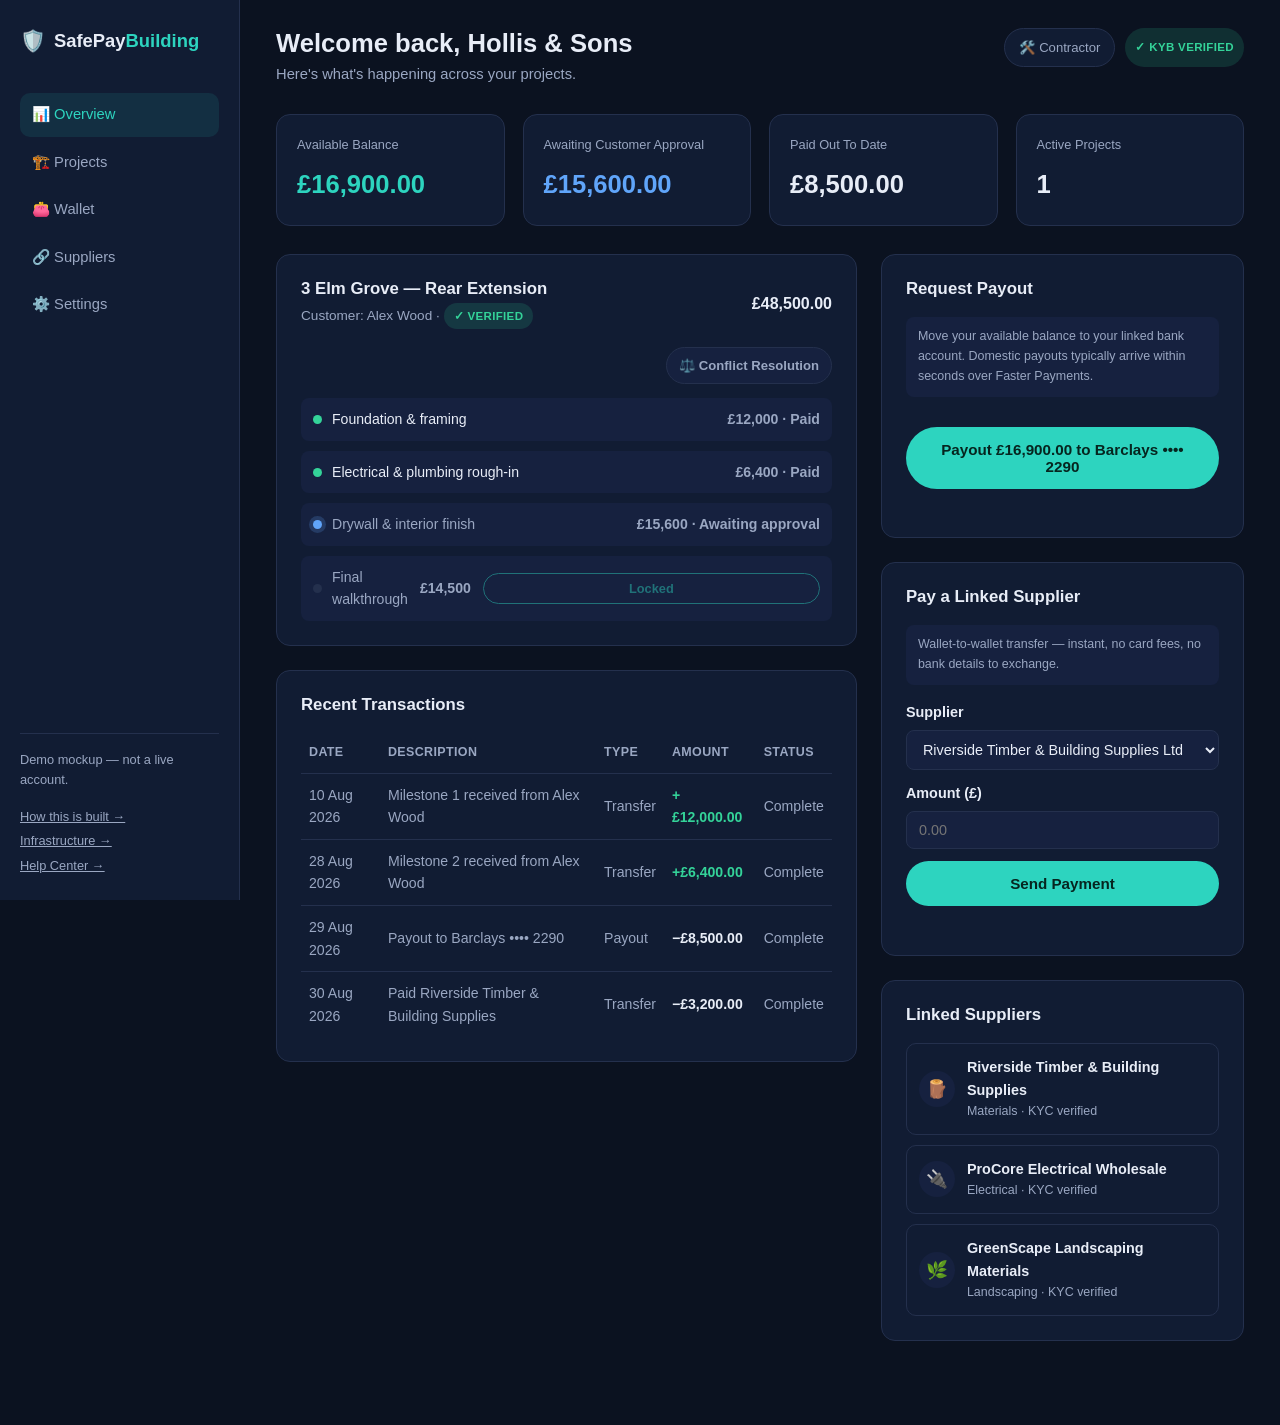
<file: dashboard-contractor.html>
<!DOCTYPE html>
<html lang="en">
<head>
<meta charset="UTF-8">
<meta name="viewport" content="width=device-width, initial-scale=1.0">
<title>Contractor Dashboard | SafePay Building</title>
<meta name="description" content="Mockup of the SafePay Building contractor dashboard: wallet balance, milestone submissions, payouts and paying linked suppliers.">
<link rel="icon" href="data:image/svg+xml,<svg xmlns=%22http://www.w3.org/2000/svg%22 viewBox=%220 0 100 100%22><text y=%22.9em%22 font-size=%2290%22>🛡️</text></svg>">
<link rel="stylesheet" href="css/style.css">
<link rel="stylesheet" href="css/dashboard.css">
<link rel="stylesheet" href="css/help.css">
</head>
<body class="app-body">

<div class="app-shell">
  <aside class="app-sidebar">
    <a href="index.html" class="logo">
      <span class="logo-icon" aria-hidden="true">🛡️</span>
      <span class="logo-text">SafePay<span class="logo-accent">Building</span></span>
    </a>

    <nav class="app-nav">
      <a href="dashboard-contractor.html" class="active">📊 Overview</a>
      <a href="dashboard-contractor.html">🏗️ Projects</a>
      <a href="dashboard-contractor.html">👛 Wallet</a>
      <a href="dashboard-contractor.html">🔗 Suppliers</a>
      <a href="dashboard-contractor.html">⚙️ Settings</a>
    </nav>

    <div class="app-sidebar-footer">
      <p>Demo mockup — not a live account.</p>
      <a href="architecture.html">How this is built →</a>
      <a href="infrastructure.html">Infrastructure →</a>
      <a href="help.html">Help Center →</a>
    </div>
  </aside>

  <main class="app-main">
    <div class="app-topbar">
      <div>
        <h1>Welcome back, Hollis &amp; Sons</h1>
        <p>Here's what's happening across your projects.</p>
      </div>
      <div style="display:flex; gap:10px; flex-wrap:wrap;">
        <span class="app-role-badge">🛠️ Contractor</span>
        <span class="badge-kyc verified">✓ KYB Verified</span>
      </div>
    </div>

    <div class="stat-row">
      <div class="stat-box">
        <p class="stat-box-label">Available Balance</p>
        <p class="stat-box-value accent">£16,900.00</p>
      </div>
      <div class="stat-box">
        <p class="stat-box-label">Awaiting Customer Approval</p>
        <p class="stat-box-value hold">£15,600.00</p>
      </div>
      <div class="stat-box">
        <p class="stat-box-label">Paid Out To Date</p>
        <p class="stat-box-value">£8,500.00</p>
      </div>
      <div class="stat-box">
        <p class="stat-box-label">Active Projects</p>
        <p class="stat-box-value">1</p>
      </div>
    </div>

    <div class="dash-grid">
      <div>
        <div class="panel">
          <div class="panel-head">
            <div>
              <h2>3 Elm Grove — Rear Extension</h2>
              <p>Customer: Alex Wood · <span class="badge-kyc verified">✓ Verified</span></p>
            </div>
            <span class="project-amount">£48,500.00</span>
          </div>

          <div style="text-align:right; margin-bottom:14px;">
            <a href="help-disputes.html#dispute-process" class="conflict-btn">⚖️ Conflict Resolution</a>
          </div>

          <div class="milestone-list">
            <div class="milestone-row done">
              <div class="milestone-row-left"><span class="dot"></span> Foundation &amp; framing</div>
              <span class="milestone-amount">£12,000 · Paid</span>
            </div>
            <div class="milestone-row done">
              <div class="milestone-row-left"><span class="dot"></span> Electrical &amp; plumbing rough-in</div>
              <span class="milestone-amount">£6,400 · Paid</span>
            </div>
            <div class="milestone-row active">
              <div class="milestone-row-left"><span class="dot"></span> Drywall &amp; interior finish</div>
              <span class="milestone-amount">£15,600 · Awaiting approval</span>
            </div>
            <div class="milestone-row">
              <div class="milestone-row-left"><span class="dot"></span> Final walkthrough</div>
              <span class="milestone-amount">£14,500</span>
              <button class="btn btn-outline btn-sm" disabled title="Unlocks once the current milestone is approved">Locked</button>
            </div>
          </div>
        </div>

        <div class="panel">
          <div class="panel-head">
            <h2>Recent Transactions</h2>
          </div>
          <div class="table-wrap">
            <table class="data-table">
              <thead>
                <tr><th>Date</th><th>Description</th><th>Type</th><th>Amount</th><th>Status</th></tr>
              </thead>
              <tbody>
                <tr>
                  <td>10 Aug 2026</td>
                  <td>Milestone 1 received from Alex Wood</td>
                  <td>Transfer</td>
                  <td class="amount-in">+£12,000.00</td>
                  <td>Complete</td>
                </tr>
                <tr>
                  <td>28 Aug 2026</td>
                  <td>Milestone 2 received from Alex Wood</td>
                  <td>Transfer</td>
                  <td class="amount-in">+£6,400.00</td>
                  <td>Complete</td>
                </tr>
                <tr>
                  <td>29 Aug 2026</td>
                  <td>Payout to Barclays •••• 2290</td>
                  <td>Payout</td>
                  <td class="amount-out">−£8,500.00</td>
                  <td>Complete</td>
                </tr>
                <tr>
                  <td>30 Aug 2026</td>
                  <td>Paid Riverside Timber &amp; Building Supplies</td>
                  <td>Transfer</td>
                  <td class="amount-out">−£3,200.00</td>
                  <td>Complete</td>
                </tr>
              </tbody>
            </table>
          </div>
        </div>
      </div>

      <div>
        <div class="panel">
          <div class="panel-head"><h2>Request Payout</h2></div>
          <p class="wallet-flow-note">Move your available balance to your linked bank account. Domestic payouts typically arrive within seconds over Faster Payments.</p>
          <button class="btn btn-primary btn-block" style="margin-top:14px;" data-demo-action data-status-target="payout-status" data-status-message="£16,900.00 sent to Barclays •••• 2290 — arriving shortly via Faster Payments.">Payout £16,900.00 to Barclays •••• 2290</button>
          <p class="action-status" id="payout-status"></p>
        </div>

        <div class="panel">
          <div class="panel-head"><h2>Pay a Linked Supplier</h2></div>
          <p class="wallet-flow-note">Wallet-to-wallet transfer — instant, no card fees, no bank details to exchange.</p>
          <form class="pay-form" id="pay-supplier-form" style="margin-top:14px;">
            <div class="form-row">
              <label for="supplier-select">Supplier</label>
              <select id="supplier-select">
                <option>Riverside Timber &amp; Building Supplies Ltd</option>
                <option>ProCore Electrical Wholesale</option>
                <option>GreenScape Landscaping Materials</option>
              </select>
            </div>
            <div class="form-row">
              <label for="supplier-amount">Amount (£)</label>
              <input type="number" id="supplier-amount" min="1" step="0.01" placeholder="0.00">
            </div>
            <button type="submit" class="btn btn-primary btn-block">Send Payment</button>
          </form>
          <p class="action-status" id="pay-supplier-status"></p>
        </div>

        <div class="panel">
          <div class="panel-head"><h2>Linked Suppliers</h2></div>
          <div class="supplier-list">
            <div class="supplier-row">
              <span class="supplier-avatar">🪵</span>
              <div class="supplier-info">
                <p class="supplier-name">Riverside Timber &amp; Building Supplies</p>
                <p class="supplier-meta">Materials · KYC verified</p>
              </div>
            </div>
            <div class="supplier-row">
              <span class="supplier-avatar">🔌</span>
              <div class="supplier-info">
                <p class="supplier-name">ProCore Electrical Wholesale</p>
                <p class="supplier-meta">Electrical · KYC verified</p>
              </div>
            </div>
            <div class="supplier-row">
              <span class="supplier-avatar">🌿</span>
              <div class="supplier-info">
                <p class="supplier-name">GreenScape Landscaping Materials</p>
                <p class="supplier-meta">Landscaping · KYC verified</p>
              </div>
            </div>
          </div>
        </div>
      </div>
    </div>
  </main>
</div>

<script src="js/dashboard.js"></script>
</body>
</html>
</file>
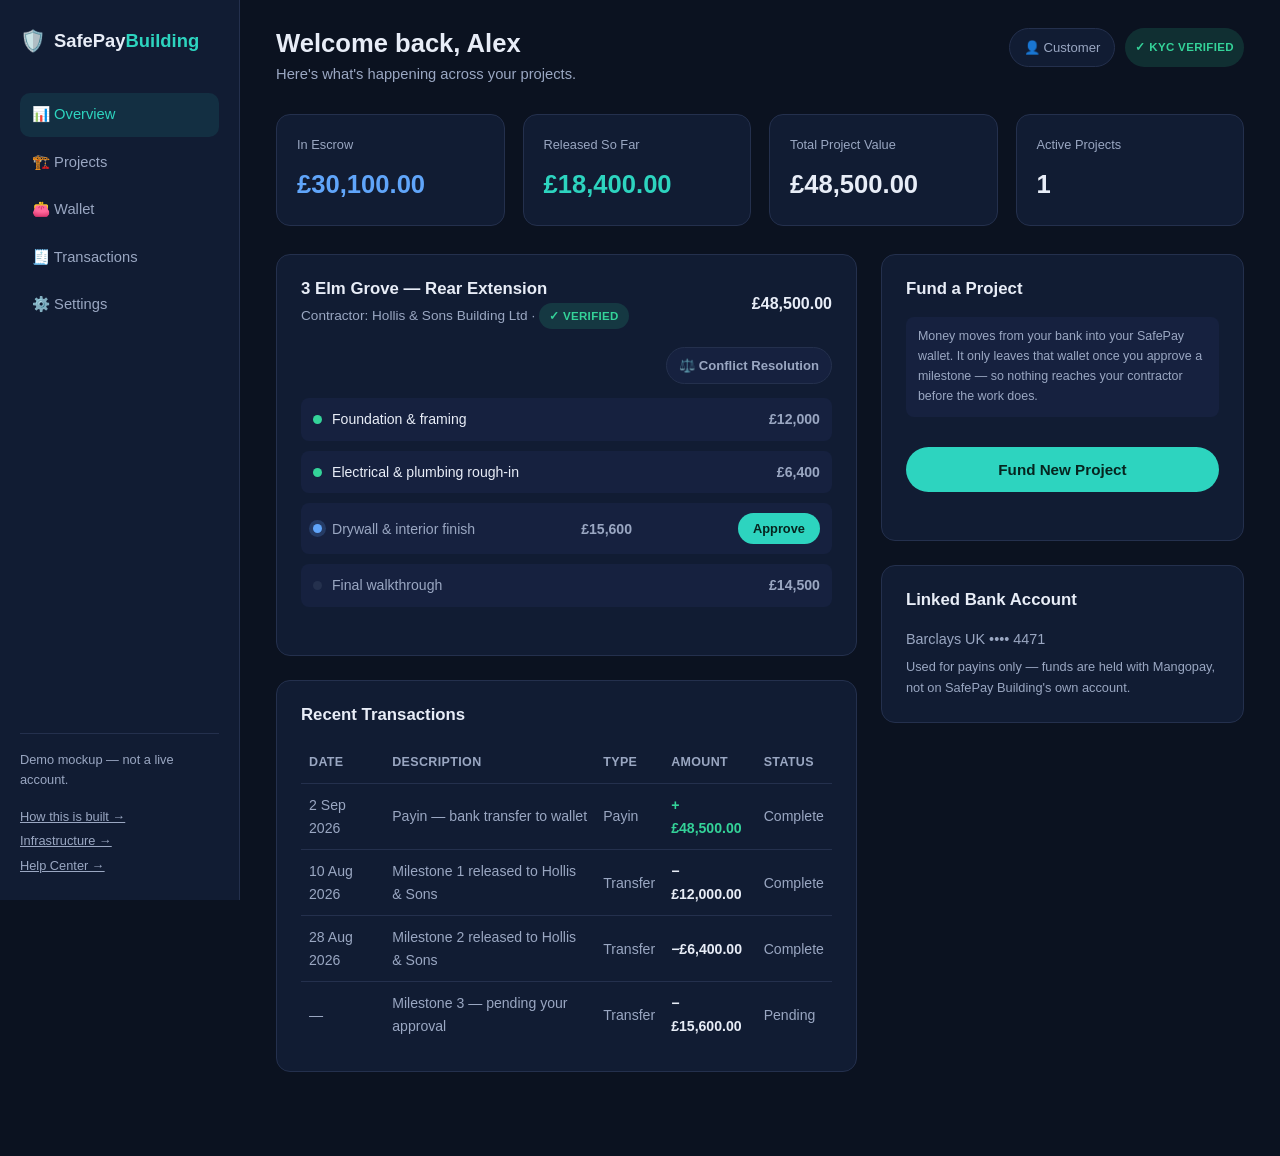
<file: dashboard-customer.html>
<!DOCTYPE html>
<html lang="en">
<head>
<meta charset="UTF-8">
<meta name="viewport" content="width=device-width, initial-scale=1.0">
<title>Customer Dashboard | SafePay Building</title>
<meta name="description" content="Mockup of the SafePay Building customer dashboard: wallet, escrow, milestone approvals and transaction history.">
<link rel="icon" href="data:image/svg+xml,<svg xmlns=%22http://www.w3.org/2000/svg%22 viewBox=%220 0 100 100%22><text y=%22.9em%22 font-size=%2290%22>🛡️</text></svg>">
<link rel="stylesheet" href="css/style.css">
<link rel="stylesheet" href="css/dashboard.css">
<link rel="stylesheet" href="css/help.css">
</head>
<body class="app-body">

<div class="app-shell">
  <aside class="app-sidebar">
    <a href="index.html" class="logo">
      <span class="logo-icon" aria-hidden="true">🛡️</span>
      <span class="logo-text">SafePay<span class="logo-accent">Building</span></span>
    </a>

    <nav class="app-nav">
      <a href="dashboard-customer.html" class="active">📊 Overview</a>
      <a href="dashboard-customer.html">🏗️ Projects</a>
      <a href="dashboard-customer.html">👛 Wallet</a>
      <a href="dashboard-customer.html">🧾 Transactions</a>
      <a href="dashboard-customer.html">⚙️ Settings</a>
    </nav>

    <div class="app-sidebar-footer">
      <p>Demo mockup — not a live account.</p>
      <a href="architecture.html">How this is built →</a>
      <a href="infrastructure.html">Infrastructure →</a>
      <a href="help.html">Help Center →</a>
    </div>
  </aside>

  <main class="app-main">
    <div class="app-topbar">
      <div>
        <h1>Welcome back, Alex</h1>
        <p>Here's what's happening across your projects.</p>
      </div>
      <div style="display:flex; gap:10px; flex-wrap:wrap;">
        <span class="app-role-badge">👤 Customer</span>
        <span class="badge-kyc verified">✓ KYC Verified</span>
      </div>
    </div>

    <div class="stat-row">
      <div class="stat-box">
        <p class="stat-box-label">In Escrow</p>
        <p class="stat-box-value hold">£30,100.00</p>
      </div>
      <div class="stat-box">
        <p class="stat-box-label">Released So Far</p>
        <p class="stat-box-value accent">£18,400.00</p>
      </div>
      <div class="stat-box">
        <p class="stat-box-label">Total Project Value</p>
        <p class="stat-box-value">£48,500.00</p>
      </div>
      <div class="stat-box">
        <p class="stat-box-label">Active Projects</p>
        <p class="stat-box-value">1</p>
      </div>
    </div>

    <div class="dash-grid">
      <div>
        <div class="panel">
          <div class="panel-head">
            <div>
              <h2>3 Elm Grove — Rear Extension</h2>
              <p>Contractor: Hollis &amp; Sons Building Ltd · <span class="badge-kyc verified">✓ Verified</span></p>
            </div>
            <span class="project-amount">£48,500.00</span>
          </div>

          <div style="text-align:right; margin-bottom:14px;">
            <a href="help-disputes.html#dispute-process" class="conflict-btn">⚖️ Conflict Resolution</a>
          </div>

          <div class="milestone-list">
            <div class="milestone-row done">
              <div class="milestone-row-left"><span class="dot"></span> Foundation &amp; framing</div>
              <span class="milestone-amount">£12,000</span>
            </div>
            <div class="milestone-row done">
              <div class="milestone-row-left"><span class="dot"></span> Electrical &amp; plumbing rough-in</div>
              <span class="milestone-amount">£6,400</span>
            </div>
            <div class="milestone-row active">
              <div class="milestone-row-left"><span class="dot"></span> Drywall &amp; interior finish</div>
              <span class="milestone-amount">£15,600</span>
              <button class="btn btn-primary btn-sm" data-milestone-action data-status-target="milestone-status" data-status-message="Milestone approved — £15,600 transferred from your escrow wallet to Hollis &amp; Sons' wallet.">Approve</button>
            </div>
            <div class="milestone-row">
              <div class="milestone-row-left"><span class="dot"></span> Final walkthrough</div>
              <span class="milestone-amount">£14,500</span>
            </div>
          </div>
          <p class="action-status" id="milestone-status"></p>
        </div>

        <div class="panel">
          <div class="panel-head">
            <h2>Recent Transactions</h2>
          </div>
          <div class="table-wrap">
            <table class="data-table">
              <thead>
                <tr><th>Date</th><th>Description</th><th>Type</th><th>Amount</th><th>Status</th></tr>
              </thead>
              <tbody>
                <tr>
                  <td>2 Sep 2026</td>
                  <td>Payin — bank transfer to wallet</td>
                  <td>Payin</td>
                  <td class="amount-in">+£48,500.00</td>
                  <td>Complete</td>
                </tr>
                <tr>
                  <td>10 Aug 2026</td>
                  <td>Milestone 1 released to Hollis &amp; Sons</td>
                  <td>Transfer</td>
                  <td class="amount-out">−£12,000.00</td>
                  <td>Complete</td>
                </tr>
                <tr>
                  <td>28 Aug 2026</td>
                  <td>Milestone 2 released to Hollis &amp; Sons</td>
                  <td>Transfer</td>
                  <td class="amount-out">−£6,400.00</td>
                  <td>Complete</td>
                </tr>
                <tr>
                  <td>—</td>
                  <td>Milestone 3 — pending your approval</td>
                  <td>Transfer</td>
                  <td class="amount-out">−£15,600.00</td>
                  <td>Pending</td>
                </tr>
              </tbody>
            </table>
          </div>
        </div>
      </div>

      <div>
        <div class="panel">
          <div class="panel-head"><h2>Fund a Project</h2></div>
          <p class="wallet-flow-note">Money moves from your bank into your SafePay wallet. It only leaves that wallet once you approve a milestone — so nothing reaches your contractor before the work does.</p>
          <button class="btn btn-primary btn-block" style="margin-top:14px;" data-demo-action data-status-target="fund-status" data-status-message="£48,500.00 moved from your linked bank account into your SafePay escrow wallet.">Fund New Project</button>
          <p class="action-status" id="fund-status"></p>
        </div>

        <div class="panel">
          <div class="panel-head"><h2>Linked Bank Account</h2></div>
          <p style="font-size:0.9rem; color:var(--color-text-muted); margin:0;">Barclays UK •••• 4471</p>
          <p style="font-size:0.8rem; color:var(--color-text-muted); margin:6px 0 0;">Used for payins only — funds are held with Mangopay, not on SafePay Building's own account.</p>
        </div>
      </div>
    </div>
  </main>
</div>

<script src="js/dashboard.js"></script>
</body>
</html>
</file>
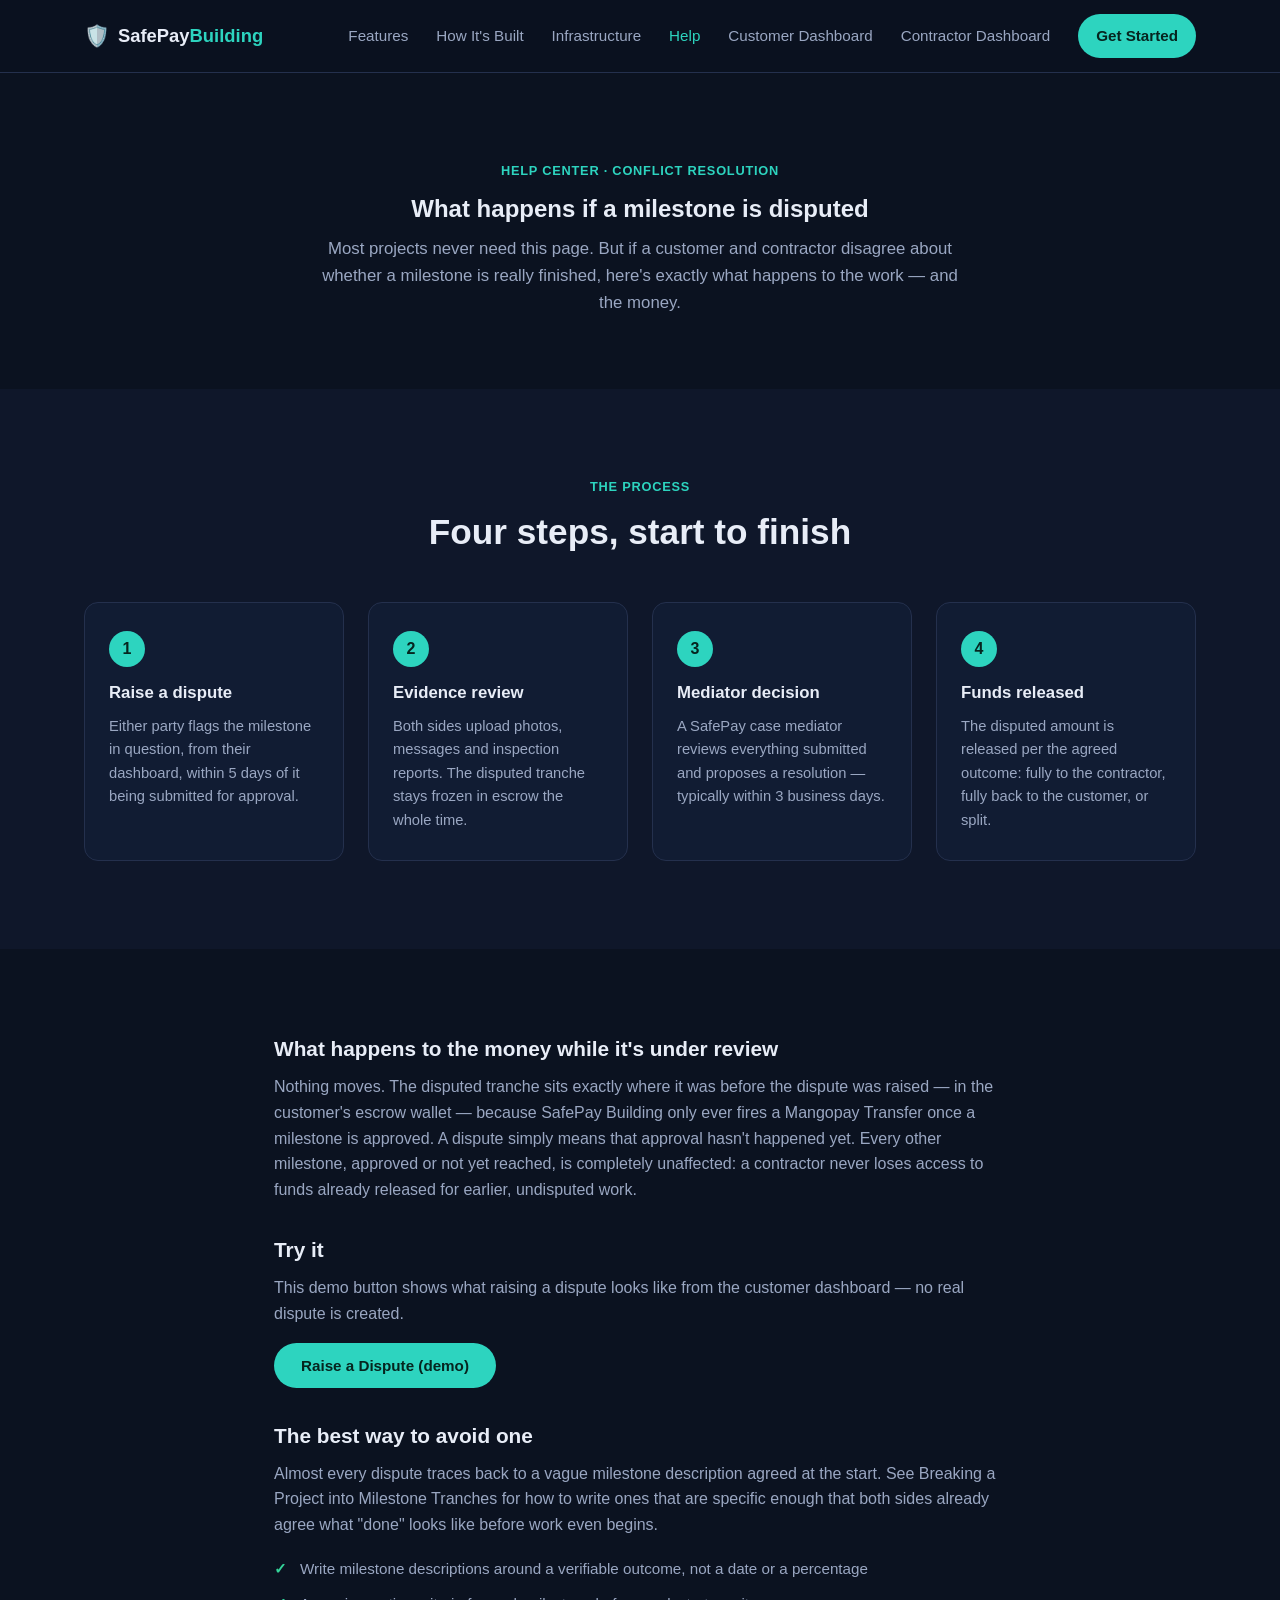
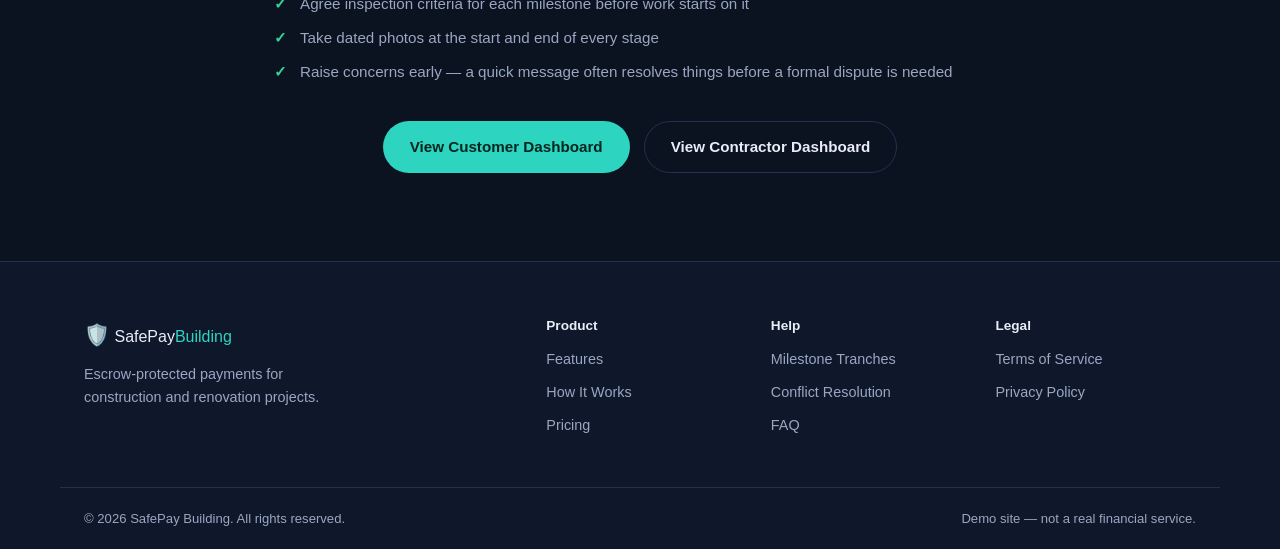
<file: help-disputes.html>
<!DOCTYPE html>
<html lang="en">
<head>
<meta charset="UTF-8">
<meta name="viewport" content="width=device-width, initial-scale=1.0">
<title>Conflict &amp; Dispute Resolution | SafePay Building</title>
<meta name="description" content="What happens when a milestone is disputed on SafePay Building — the step-by-step process and how escrow funds stay protected.">
<link rel="icon" href="data:image/svg+xml,<svg xmlns=%22http://www.w3.org/2000/svg%22 viewBox=%220 0 100 100%22><text y=%22.9em%22 font-size=%2290%22>🛡️</text></svg>">
<link rel="stylesheet" href="css/style.css">
<link rel="stylesheet" href="css/architecture.css">
<link rel="stylesheet" href="css/help.css">
</head>
<body>

<header class="site-header">
  <div class="container header-inner">
    <a href="index.html" class="logo">
      <span class="logo-icon" aria-hidden="true">🛡️</span>
      <span class="logo-text">SafePay<span class="logo-accent">Building</span></span>
    </a>

    <nav class="main-nav" id="main-nav">
      <a href="index.html#features">Features</a>
      <a href="architecture.html">How It's Built</a>
      <a href="infrastructure.html">Infrastructure</a>
      <a href="help.html" class="active">Help</a>
      <a href="dashboard-customer.html">Customer Dashboard</a>
      <a href="dashboard-contractor.html">Contractor Dashboard</a>
      <a href="index.html#contact" class="nav-cta">Get Started</a>
    </nav>

    <button class="nav-toggle" id="nav-toggle" aria-label="Toggle navigation" aria-expanded="false" aria-controls="main-nav">
      <span></span><span></span><span></span>
    </button>
  </div>
</header>

<main>

  <section class="section arch-hero">
    <div class="container">
      <div class="section-head">
        <p class="eyebrow">Help Center · Conflict Resolution</p>
        <h1>What happens if a milestone is disputed</h1>
        <p class="section-sub">
          Most projects never need this page. But if a customer and contractor disagree about whether a milestone
          is really finished, here's exactly what happens to the work — and the money.
        </p>
      </div>
    </div>
  </section>

  <section id="dispute-process" class="section section-alt highlight-target">
    <div class="container">
      <div class="section-head">
        <p class="eyebrow">The Process</p>
        <h2>Four steps, start to finish</h2>
      </div>

      <ol class="steps">
        <li class="step">
          <div class="step-number">1</div>
          <h3>Raise a dispute</h3>
          <p>Either party flags the milestone in question, from their dashboard, within 5 days of it being submitted for approval.</p>
        </li>
        <li class="step">
          <div class="step-number">2</div>
          <h3>Evidence review</h3>
          <p>Both sides upload photos, messages and inspection reports. The disputed tranche stays frozen in escrow the whole time.</p>
        </li>
        <li class="step">
          <div class="step-number">3</div>
          <h3>Mediator decision</h3>
          <p>A SafePay case mediator reviews everything submitted and proposes a resolution — typically within 3 business days.</p>
        </li>
        <li class="step">
          <div class="step-number">4</div>
          <h3>Funds released</h3>
          <p>The disputed amount is released per the agreed outcome: fully to the contractor, fully back to the customer, or split.</p>
        </li>
      </ol>
    </div>
  </section>

  <section class="section">
    <div class="container arch-content">

      <article class="arch-block">
        <h2>What happens to the money while it's under review</h2>
        <p>
          Nothing moves. The disputed tranche sits exactly where it was before the dispute was raised — in the
          customer's escrow wallet — because SafePay Building only ever fires a Mangopay Transfer once a milestone
          is approved. A dispute simply means that approval hasn't happened yet. Every other milestone, approved or
          not yet reached, is completely unaffected: a contractor never loses access to funds already released for
          earlier, undisputed work.
        </p>
      </article>

      <article class="arch-block">
        <h2>Try it</h2>
        <p>This demo button shows what raising a dispute looks like from the customer dashboard — no real dispute is created.</p>
        <button class="btn btn-primary" id="demo-raise-dispute" data-demo-action data-status-target="dispute-demo-status" data-status-message="Dispute raised on 'Drywall &amp; interior finish' — £15,600 stays frozen in escrow, and a case mediator has been notified. You'll hear back within 3 business days.">Raise a Dispute (demo)</button>
        <p class="action-status" id="dispute-demo-status"></p>
      </article>

      <article class="arch-block">
        <h2>The best way to avoid one</h2>
        <p>
          Almost every dispute traces back to a vague milestone description agreed at the start. See
          <a href="help-milestones.html">Breaking a Project into Milestone Tranches</a> for how to write ones that
          are specific enough that both sides already agree what "done" looks like before work even begins.
        </p>
        <ul class="checklist">
          <li>Write milestone descriptions around a verifiable outcome, not a date or a percentage</li>
          <li>Agree inspection criteria for each milestone before work starts on it</li>
          <li>Take dated photos at the start and end of every stage</li>
          <li>Raise concerns early — a quick message often resolves things before a formal dispute is needed</li>
        </ul>
      </article>

      <div class="arch-cta">
        <a href="dashboard-customer.html" class="btn btn-primary">View Customer Dashboard</a>
        <a href="dashboard-contractor.html" class="btn btn-ghost">View Contractor Dashboard</a>
      </div>
    </div>
  </section>

</main>

<footer class="site-footer">
  <div class="container footer-inner">
    <div class="footer-brand">
      <span class="logo-icon" aria-hidden="true">🛡️</span>
      <span class="logo-text">SafePay<span class="logo-accent">Building</span></span>
      <p>Escrow-protected payments for construction and renovation projects.</p>
    </div>

    <div class="footer-links">
      <div>
        <h4>Product</h4>
        <a href="index.html#features">Features</a>
        <a href="index.html#how-it-works">How It Works</a>
        <a href="index.html#pricing">Pricing</a>
      </div>
      <div>
        <h4>Help</h4>
        <a href="help-milestones.html">Milestone Tranches</a>
        <a href="help-disputes.html">Conflict Resolution</a>
        <a href="index.html#faq">FAQ</a>
      </div>
      <div>
        <h4>Legal</h4>
        <a href="#">Terms of Service</a>
        <a href="#">Privacy Policy</a>
      </div>
    </div>
  </div>
  <div class="container footer-bottom">
    <p>&copy; <span id="year"></span> SafePay Building. All rights reserved.</p>
    <p class="footer-disclaimer">Demo site — not a real financial service.</p>
  </div>
</footer>

<script src="js/main.js"></script>
<script src="js/dashboard.js"></script>
</body>
</html>
</file>
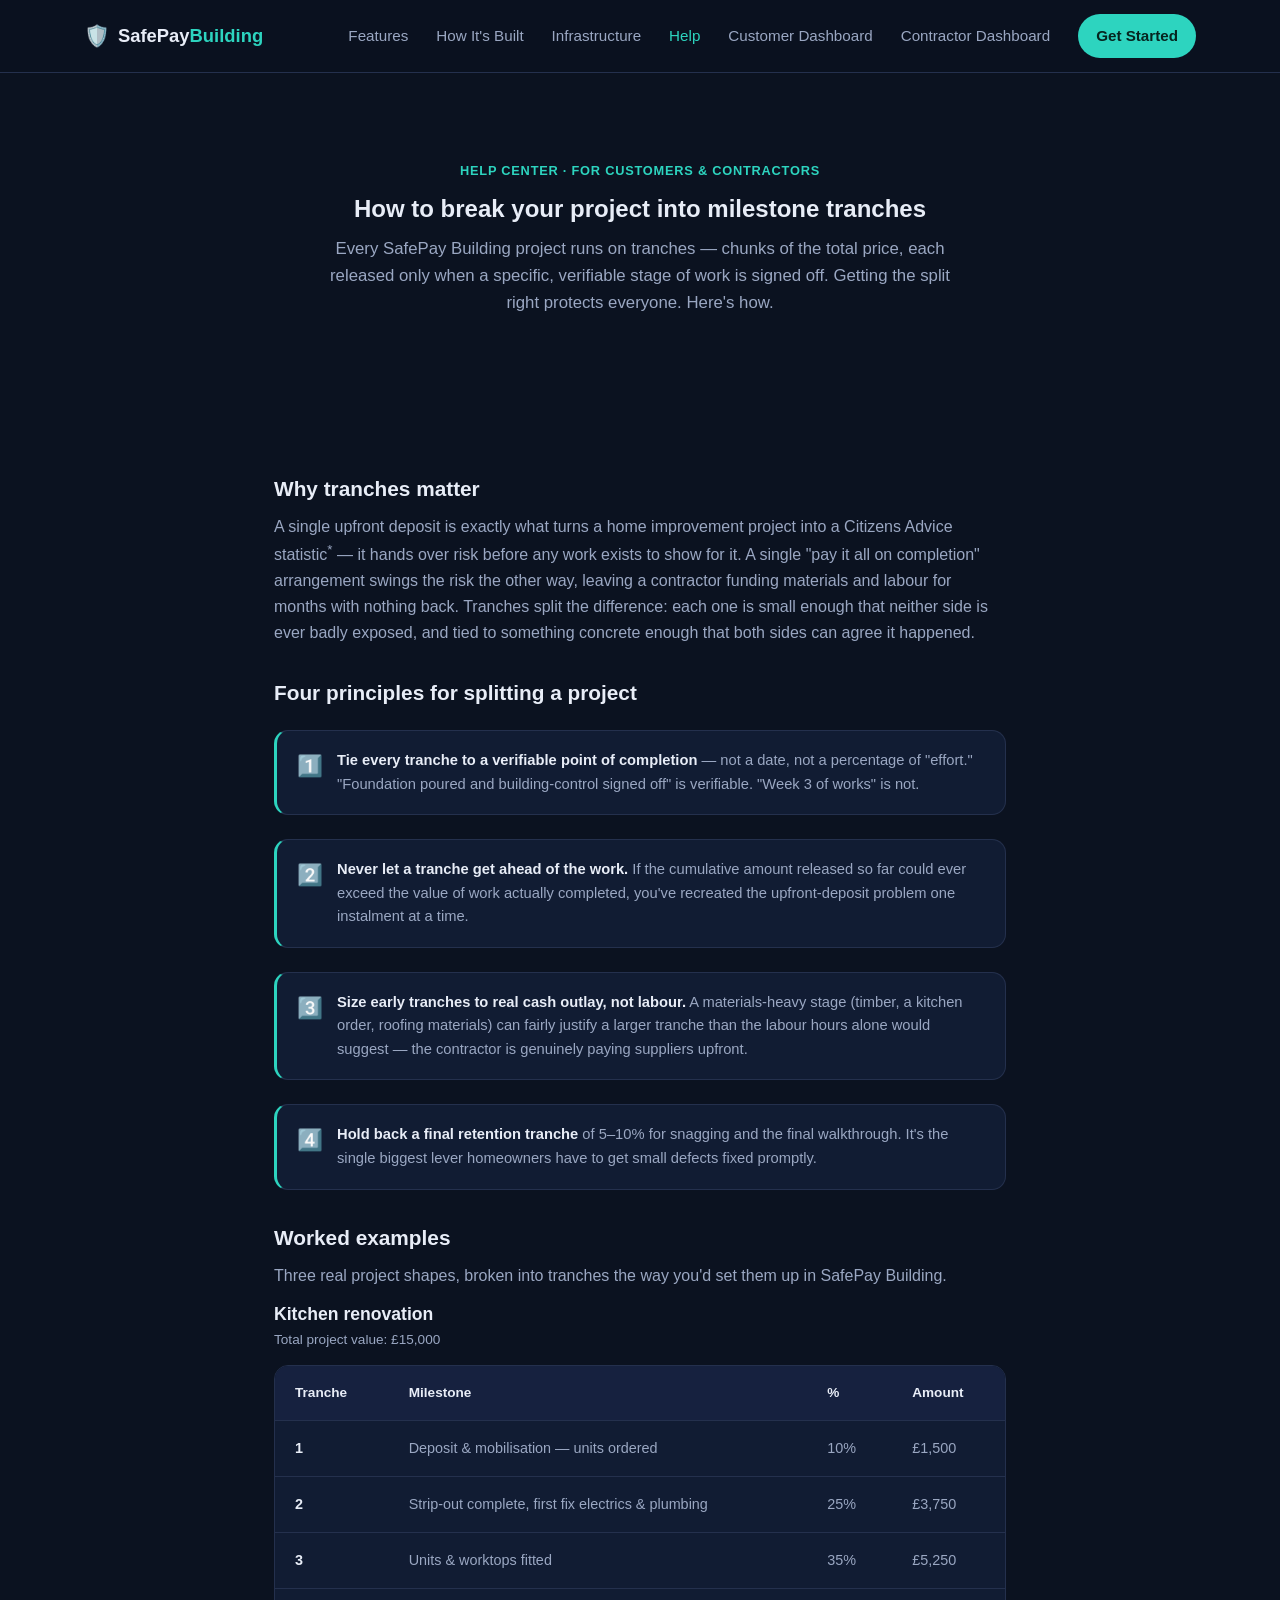
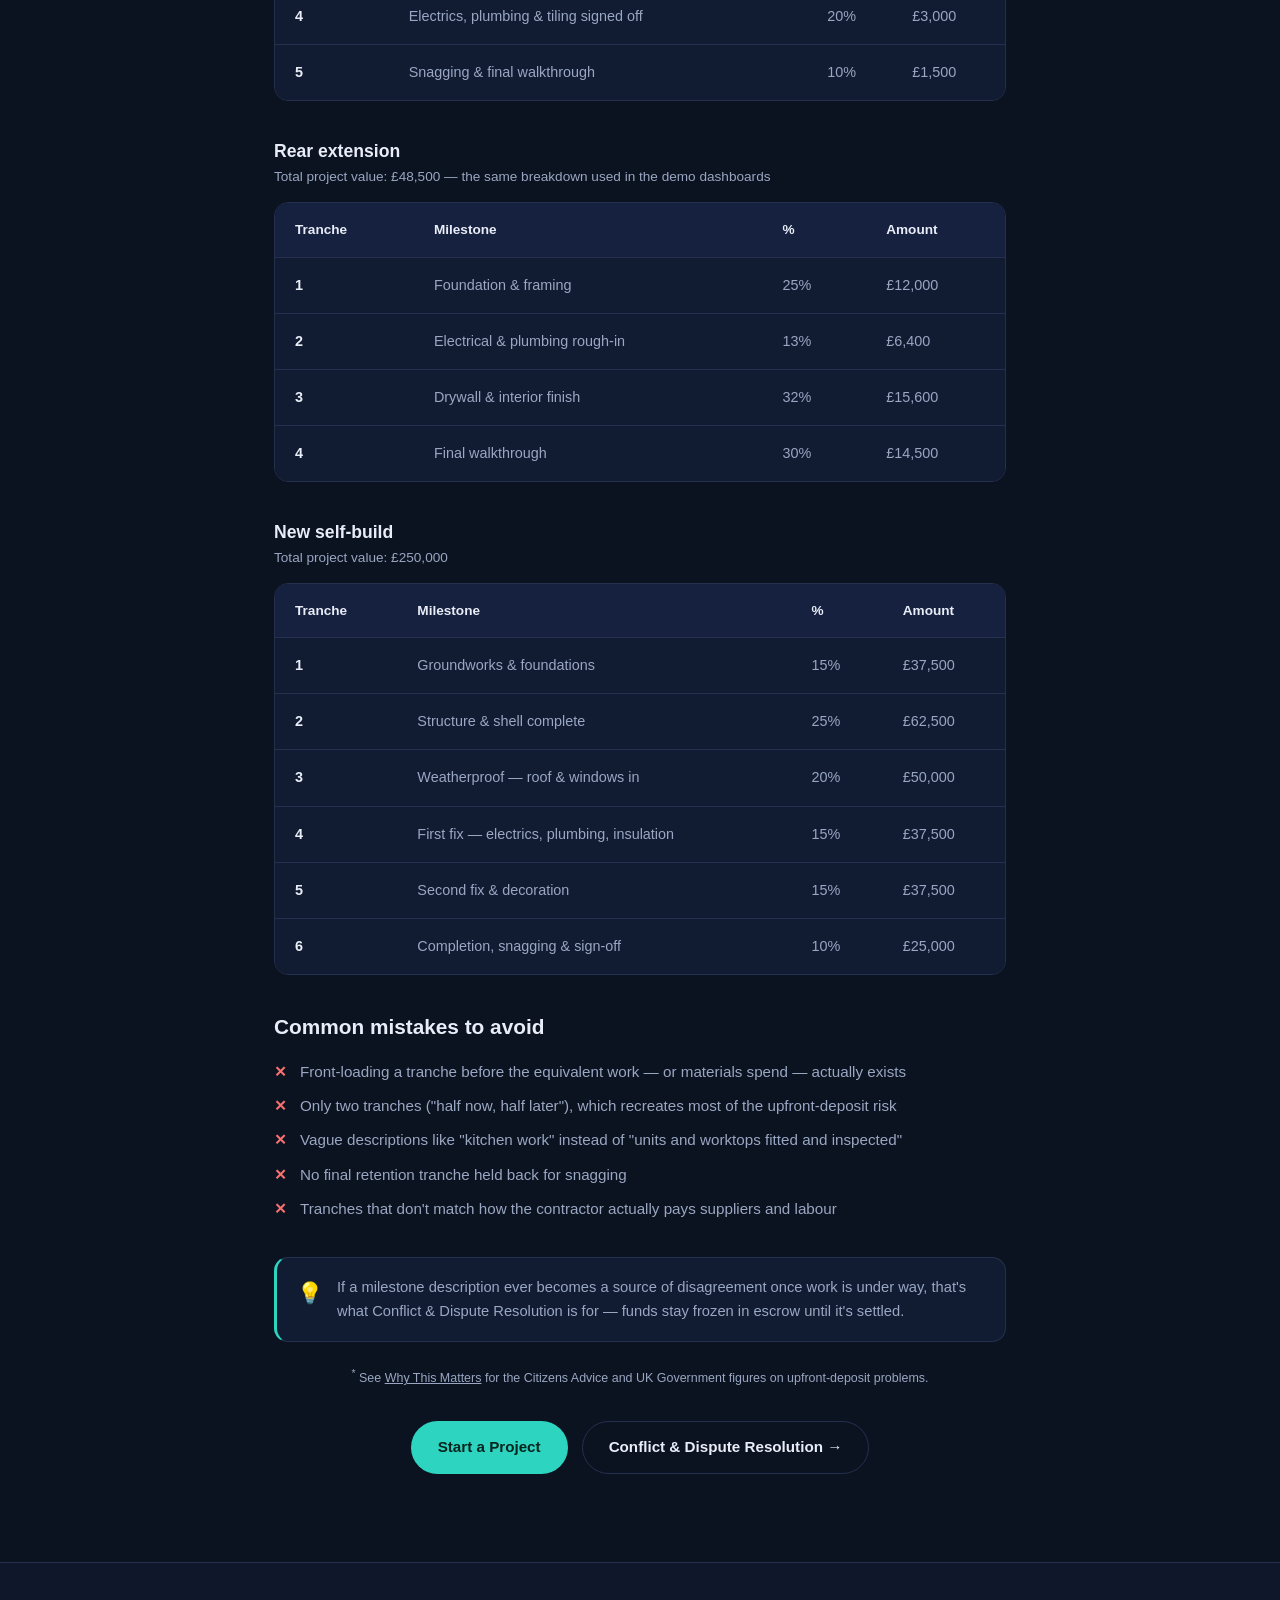
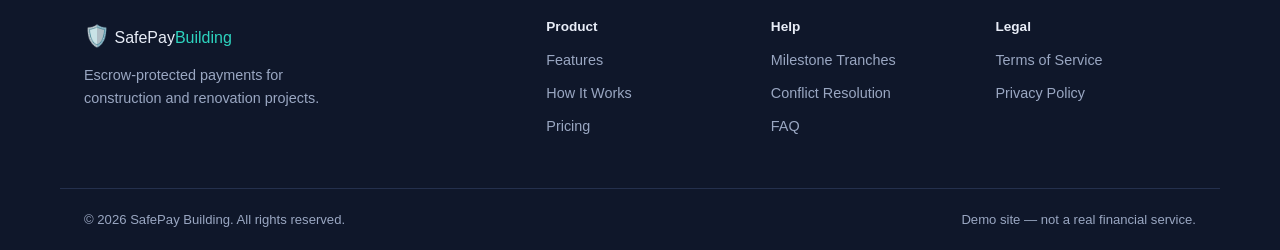
<file: help-milestones.html>
<!DOCTYPE html>
<html lang="en">
<head>
<meta charset="UTF-8">
<meta name="viewport" content="width=device-width, initial-scale=1.0">
<title>Milestone Tranches Guide | SafePay Building</title>
<meta name="description" content="How to break a construction or renovation project down into milestone tranches for escrow-protected payments.">
<link rel="icon" href="data:image/svg+xml,<svg xmlns=%22http://www.w3.org/2000/svg%22 viewBox=%220 0 100 100%22><text y=%22.9em%22 font-size=%2290%22>🛡️</text></svg>">
<link rel="stylesheet" href="css/style.css">
<link rel="stylesheet" href="css/architecture.css">
<link rel="stylesheet" href="css/help.css">
</head>
<body>

<header class="site-header">
  <div class="container header-inner">
    <a href="index.html" class="logo">
      <span class="logo-icon" aria-hidden="true">🛡️</span>
      <span class="logo-text">SafePay<span class="logo-accent">Building</span></span>
    </a>

    <nav class="main-nav" id="main-nav">
      <a href="index.html#features">Features</a>
      <a href="architecture.html">How It's Built</a>
      <a href="infrastructure.html">Infrastructure</a>
      <a href="help.html" class="active">Help</a>
      <a href="dashboard-customer.html">Customer Dashboard</a>
      <a href="dashboard-contractor.html">Contractor Dashboard</a>
      <a href="index.html#contact" class="nav-cta">Get Started</a>
    </nav>

    <button class="nav-toggle" id="nav-toggle" aria-label="Toggle navigation" aria-expanded="false" aria-controls="main-nav">
      <span></span><span></span><span></span>
    </button>
  </div>
</header>

<main>

  <section class="section arch-hero">
    <div class="container">
      <div class="section-head">
        <p class="eyebrow">Help Center · For Customers &amp; Contractors</p>
        <h1>How to break your project into milestone tranches</h1>
        <p class="section-sub">
          Every SafePay Building project runs on tranches — chunks of the total price, each released only when
          a specific, verifiable stage of work is signed off. Getting the split right protects everyone. Here's how.
        </p>
      </div>
    </div>
  </section>

  <section class="section">
    <div class="container arch-content">

      <article class="arch-block">
        <h2>Why tranches matter</h2>
        <p>
          A single upfront deposit is exactly what turns a home improvement project into a Citizens Advice
          statistic<sup>*</sup> — it hands over risk before any work exists to show for it. A single "pay it all on
          completion" arrangement swings the risk the other way, leaving a contractor funding materials and labour
          for months with nothing back. Tranches split the difference: each one is small enough that neither side is
          ever badly exposed, and tied to something concrete enough that both sides can agree it happened.
        </p>
      </article>

      <article class="arch-block">
        <h2>Four principles for splitting a project</h2>
        <div class="callout">
          <span class="callout-icon">1️⃣</span>
          <p><strong>Tie every tranche to a verifiable point of completion</strong> — not a date, not a percentage of
          "effort." "Foundation poured and building-control signed off" is verifiable. "Week 3 of works" is not.</p>
        </div>
        <div class="callout">
          <span class="callout-icon">2️⃣</span>
          <p><strong>Never let a tranche get ahead of the work.</strong> If the cumulative amount released so far
          could ever exceed the value of work actually completed, you've recreated the upfront-deposit problem one
          instalment at a time.</p>
        </div>
        <div class="callout">
          <span class="callout-icon">3️⃣</span>
          <p><strong>Size early tranches to real cash outlay, not labour.</strong> A materials-heavy stage (timber,
          a kitchen order, roofing materials) can fairly justify a larger tranche than the labour hours alone would
          suggest — the contractor is genuinely paying suppliers upfront.</p>
        </div>
        <div class="callout">
          <span class="callout-icon">4️⃣</span>
          <p><strong>Hold back a final retention tranche</strong> of 5–10% for snagging and the final walkthrough.
          It's the single biggest lever homeowners have to get small defects fixed promptly.</p>
        </div>
      </article>

      <article class="arch-block">
        <h2>Worked examples</h2>
        <p>Three real project shapes, broken into tranches the way you'd set them up in SafePay Building.</p>

        <div class="tranche-example">
          <h3>Kitchen renovation</h3>
          <p class="tranche-total">Total project value: £15,000</p>
          <div class="compare-table-wrap">
            <table class="compare-table">
              <thead><tr><th>Tranche</th><th>Milestone</th><th>%</th><th>Amount</th></tr></thead>
              <tbody>
                <tr><th scope="row">1</th><td>Deposit &amp; mobilisation — units ordered</td><td>10%</td><td>£1,500</td></tr>
                <tr><th scope="row">2</th><td>Strip-out complete, first fix electrics &amp; plumbing</td><td>25%</td><td>£3,750</td></tr>
                <tr><th scope="row">3</th><td>Units &amp; worktops fitted</td><td>35%</td><td>£5,250</td></tr>
                <tr><th scope="row">4</th><td>Electrics, plumbing &amp; tiling signed off</td><td>20%</td><td>£3,000</td></tr>
                <tr><th scope="row">5</th><td>Snagging &amp; final walkthrough</td><td>10%</td><td>£1,500</td></tr>
              </tbody>
            </table>
          </div>
        </div>

        <div class="tranche-example">
          <h3>Rear extension</h3>
          <p class="tranche-total">Total project value: £48,500 — the same breakdown used in the <a href="dashboard-customer.html">demo dashboards</a></p>
          <div class="compare-table-wrap">
            <table class="compare-table">
              <thead><tr><th>Tranche</th><th>Milestone</th><th>%</th><th>Amount</th></tr></thead>
              <tbody>
                <tr><th scope="row">1</th><td>Foundation &amp; framing</td><td>25%</td><td>£12,000</td></tr>
                <tr><th scope="row">2</th><td>Electrical &amp; plumbing rough-in</td><td>13%</td><td>£6,400</td></tr>
                <tr><th scope="row">3</th><td>Drywall &amp; interior finish</td><td>32%</td><td>£15,600</td></tr>
                <tr><th scope="row">4</th><td>Final walkthrough</td><td>30%</td><td>£14,500</td></tr>
              </tbody>
            </table>
          </div>
        </div>

        <div class="tranche-example">
          <h3>New self-build</h3>
          <p class="tranche-total">Total project value: £250,000</p>
          <div class="compare-table-wrap">
            <table class="compare-table">
              <thead><tr><th>Tranche</th><th>Milestone</th><th>%</th><th>Amount</th></tr></thead>
              <tbody>
                <tr><th scope="row">1</th><td>Groundworks &amp; foundations</td><td>15%</td><td>£37,500</td></tr>
                <tr><th scope="row">2</th><td>Structure &amp; shell complete</td><td>25%</td><td>£62,500</td></tr>
                <tr><th scope="row">3</th><td>Weatherproof — roof &amp; windows in</td><td>20%</td><td>£50,000</td></tr>
                <tr><th scope="row">4</th><td>First fix — electrics, plumbing, insulation</td><td>15%</td><td>£37,500</td></tr>
                <tr><th scope="row">5</th><td>Second fix &amp; decoration</td><td>15%</td><td>£37,500</td></tr>
                <tr><th scope="row">6</th><td>Completion, snagging &amp; sign-off</td><td>10%</td><td>£25,000</td></tr>
              </tbody>
            </table>
          </div>
        </div>
      </article>

      <article class="arch-block">
        <h2>Common mistakes to avoid</h2>
        <ul class="checklist checklist-x">
          <li>Front-loading a tranche before the equivalent work — or materials spend — actually exists</li>
          <li>Only two tranches ("half now, half later"), which recreates most of the upfront-deposit risk</li>
          <li>Vague descriptions like "kitchen work" instead of "units and worktops fitted and inspected"</li>
          <li>No final retention tranche held back for snagging</li>
          <li>Tranches that don't match how the contractor actually pays suppliers and labour</li>
        </ul>
      </article>

      <div class="callout">
        <span class="callout-icon">💡</span>
        <p>
          If a milestone description ever becomes a source of disagreement once work is under way, that's what
          <a href="help-disputes.html">Conflict &amp; Dispute Resolution</a> is for — funds stay frozen in escrow
          until it's settled.
        </p>
      </div>

      <p class="sources-note">
        <sup>*</sup> See <a href="index.html#why-it-matters">Why This Matters</a> for the Citizens Advice and UK
        Government figures on upfront-deposit problems.
      </p>

      <div class="arch-cta">
        <a href="index.html#contact" class="btn btn-primary">Start a Project</a>
        <a href="help-disputes.html" class="btn btn-ghost">Conflict &amp; Dispute Resolution →</a>
      </div>
    </div>
  </section>

</main>

<footer class="site-footer">
  <div class="container footer-inner">
    <div class="footer-brand">
      <span class="logo-icon" aria-hidden="true">🛡️</span>
      <span class="logo-text">SafePay<span class="logo-accent">Building</span></span>
      <p>Escrow-protected payments for construction and renovation projects.</p>
    </div>

    <div class="footer-links">
      <div>
        <h4>Product</h4>
        <a href="index.html#features">Features</a>
        <a href="index.html#how-it-works">How It Works</a>
        <a href="index.html#pricing">Pricing</a>
      </div>
      <div>
        <h4>Help</h4>
        <a href="help-milestones.html">Milestone Tranches</a>
        <a href="help-disputes.html">Conflict Resolution</a>
        <a href="index.html#faq">FAQ</a>
      </div>
      <div>
        <h4>Legal</h4>
        <a href="#">Terms of Service</a>
        <a href="#">Privacy Policy</a>
      </div>
    </div>
  </div>
  <div class="container footer-bottom">
    <p>&copy; <span id="year"></span> SafePay Building. All rights reserved.</p>
    <p class="footer-disclaimer">Demo site — not a real financial service.</p>
  </div>
</footer>

<script src="js/main.js"></script>
</body>
</html>
</file>
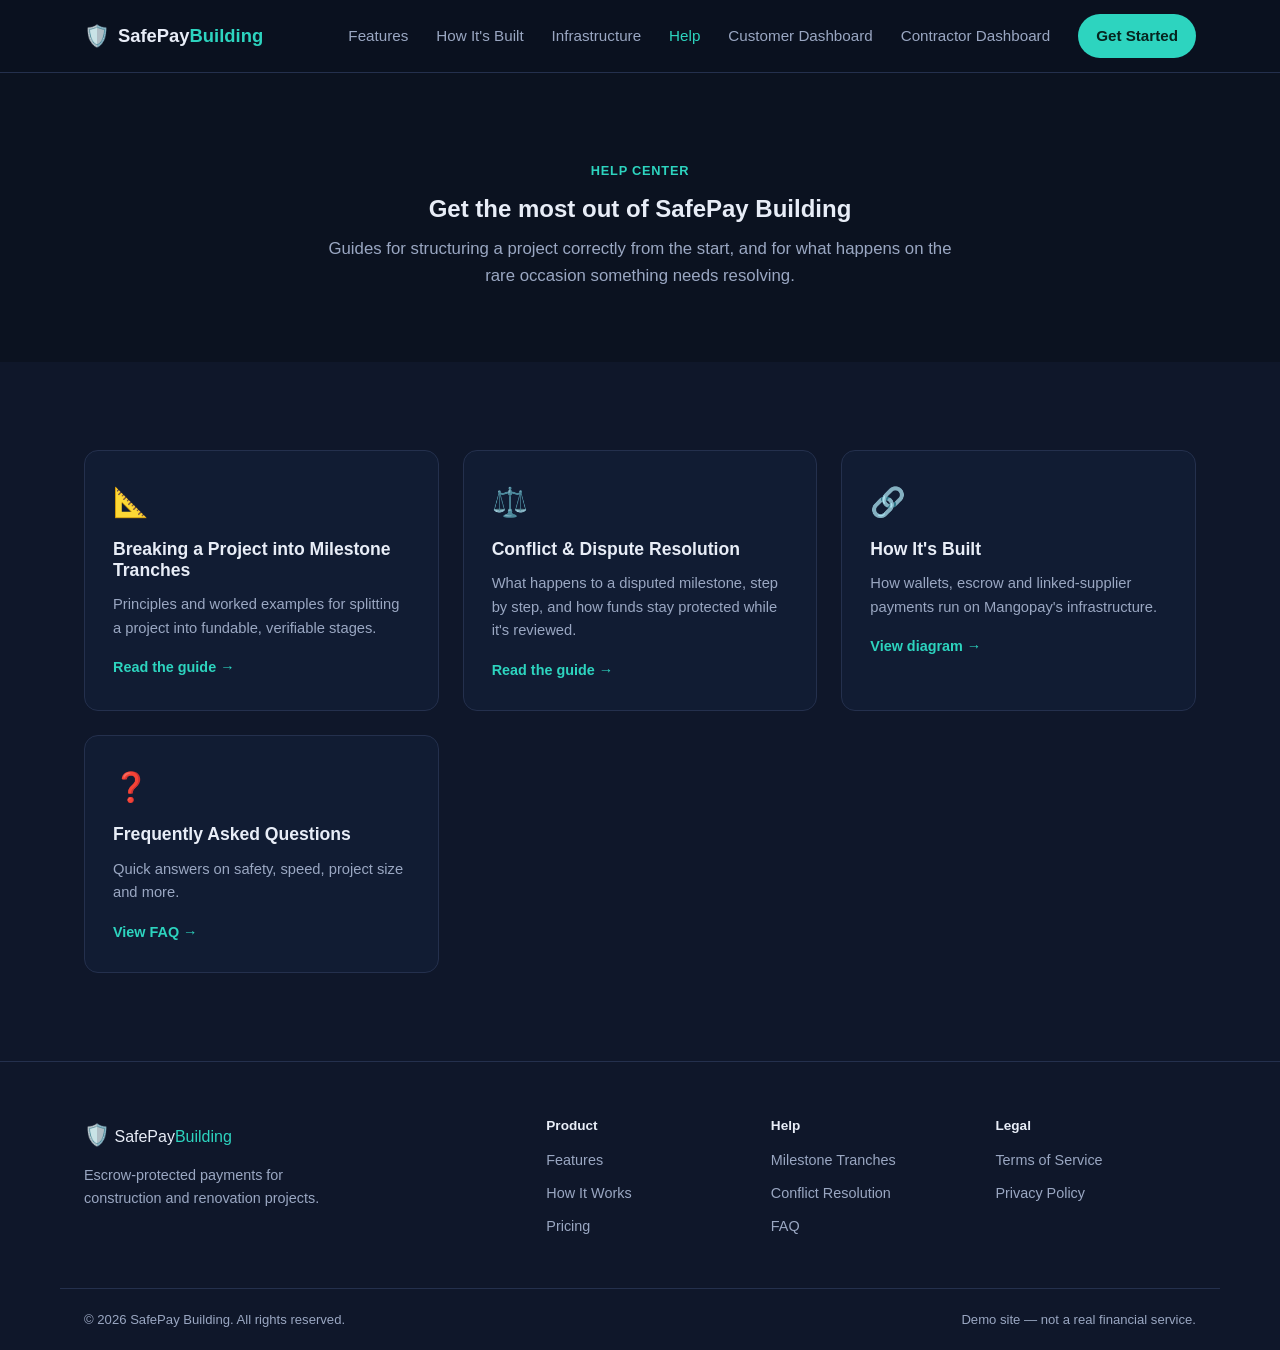
<file: help.html>
<!DOCTYPE html>
<html lang="en">
<head>
<meta charset="UTF-8">
<meta name="viewport" content="width=device-width, initial-scale=1.0">
<title>Help Center | SafePay Building</title>
<meta name="description" content="Guides on structuring milestone tranches and resolving disputes on SafePay Building.">
<link rel="icon" href="data:image/svg+xml,<svg xmlns=%22http://www.w3.org/2000/svg%22 viewBox=%220 0 100 100%22><text y=%22.9em%22 font-size=%2290%22>🛡️</text></svg>">
<link rel="stylesheet" href="css/style.css">
<link rel="stylesheet" href="css/architecture.css">
<link rel="stylesheet" href="css/help.css">
</head>
<body>

<header class="site-header">
  <div class="container header-inner">
    <a href="index.html" class="logo">
      <span class="logo-icon" aria-hidden="true">🛡️</span>
      <span class="logo-text">SafePay<span class="logo-accent">Building</span></span>
    </a>

    <nav class="main-nav" id="main-nav">
      <a href="index.html#features">Features</a>
      <a href="architecture.html">How It's Built</a>
      <a href="infrastructure.html">Infrastructure</a>
      <a href="help.html" class="active">Help</a>
      <a href="dashboard-customer.html">Customer Dashboard</a>
      <a href="dashboard-contractor.html">Contractor Dashboard</a>
      <a href="index.html#contact" class="nav-cta">Get Started</a>
    </nav>

    <button class="nav-toggle" id="nav-toggle" aria-label="Toggle navigation" aria-expanded="false" aria-controls="main-nav">
      <span></span><span></span><span></span>
    </button>
  </div>
</header>

<main>

  <section class="section arch-hero">
    <div class="container">
      <div class="section-head">
        <p class="eyebrow">Help Center</p>
        <h1>Get the most out of SafePay Building</h1>
        <p class="section-sub">
          Guides for structuring a project correctly from the start, and for what happens on the rare occasion
          something needs resolving.
        </p>
      </div>
    </div>
  </section>

  <section class="section section-alt">
    <div class="container">
      <div class="action-grid">
        <a href="help-milestones.html" class="action-card">
          <span class="action-icon">📐</span>
          <h3>Breaking a Project into Milestone Tranches</h3>
          <p>Principles and worked examples for splitting a project into fundable, verifiable stages.</p>
          <span class="action-link">Read the guide →</span>
        </a>
        <a href="help-disputes.html" class="action-card">
          <span class="action-icon">⚖️</span>
          <h3>Conflict &amp; Dispute Resolution</h3>
          <p>What happens to a disputed milestone, step by step, and how funds stay protected while it's reviewed.</p>
          <span class="action-link">Read the guide →</span>
        </a>
        <a href="architecture.html" class="action-card">
          <span class="action-icon">🔗</span>
          <h3>How It's Built</h3>
          <p>How wallets, escrow and linked-supplier payments run on Mangopay's infrastructure.</p>
          <span class="action-link">View diagram →</span>
        </a>
        <a href="index.html#faq" class="action-card">
          <span class="action-icon">❓</span>
          <h3>Frequently Asked Questions</h3>
          <p>Quick answers on safety, speed, project size and more.</p>
          <span class="action-link">View FAQ →</span>
        </a>
      </div>
    </div>
  </section>

</main>

<footer class="site-footer">
  <div class="container footer-inner">
    <div class="footer-brand">
      <span class="logo-icon" aria-hidden="true">🛡️</span>
      <span class="logo-text">SafePay<span class="logo-accent">Building</span></span>
      <p>Escrow-protected payments for construction and renovation projects.</p>
    </div>

    <div class="footer-links">
      <div>
        <h4>Product</h4>
        <a href="index.html#features">Features</a>
        <a href="index.html#how-it-works">How It Works</a>
        <a href="index.html#pricing">Pricing</a>
      </div>
      <div>
        <h4>Help</h4>
        <a href="help-milestones.html">Milestone Tranches</a>
        <a href="help-disputes.html">Conflict Resolution</a>
        <a href="index.html#faq">FAQ</a>
      </div>
      <div>
        <h4>Legal</h4>
        <a href="#">Terms of Service</a>
        <a href="#">Privacy Policy</a>
      </div>
    </div>
  </div>
  <div class="container footer-bottom">
    <p>&copy; <span id="year"></span> SafePay Building. All rights reserved.</p>
    <p class="footer-disclaimer">Demo site — not a real financial service.</p>
  </div>
</footer>

<script src="js/main.js"></script>
</body>
</html>
</file>
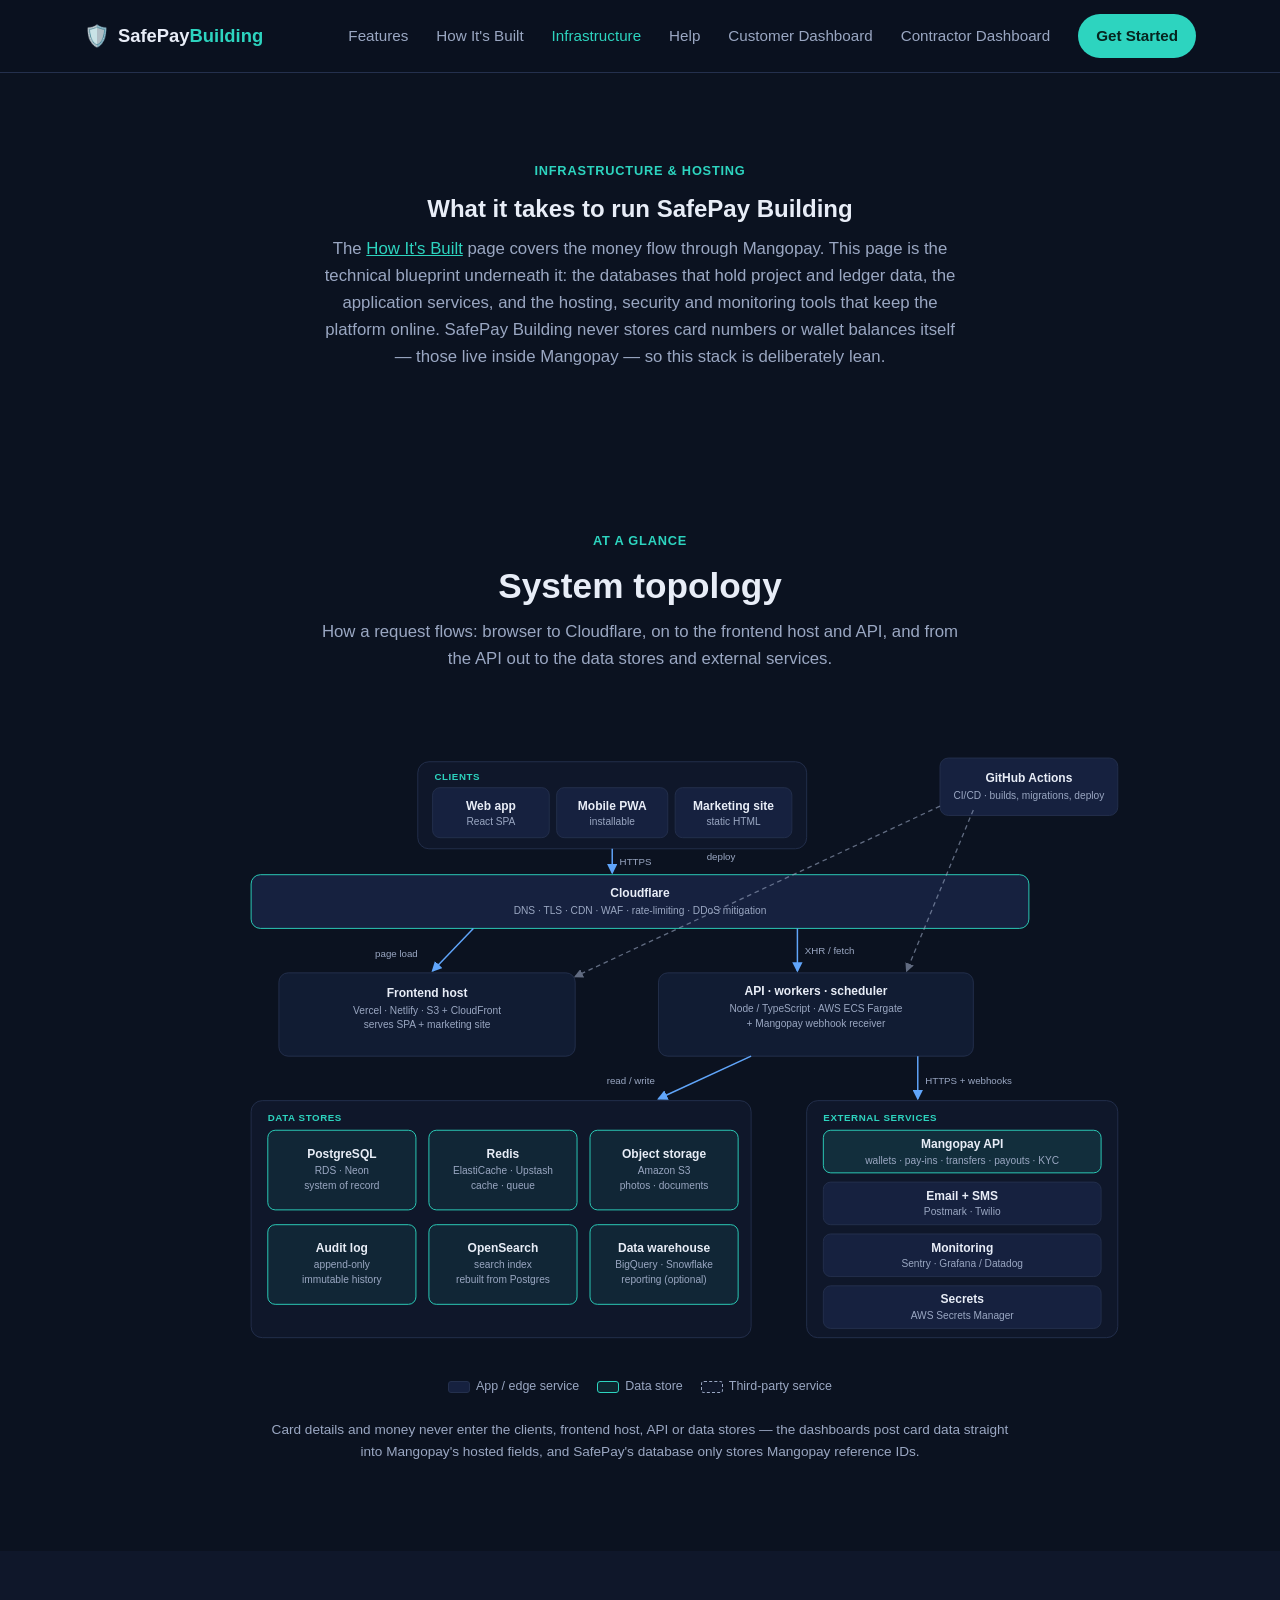
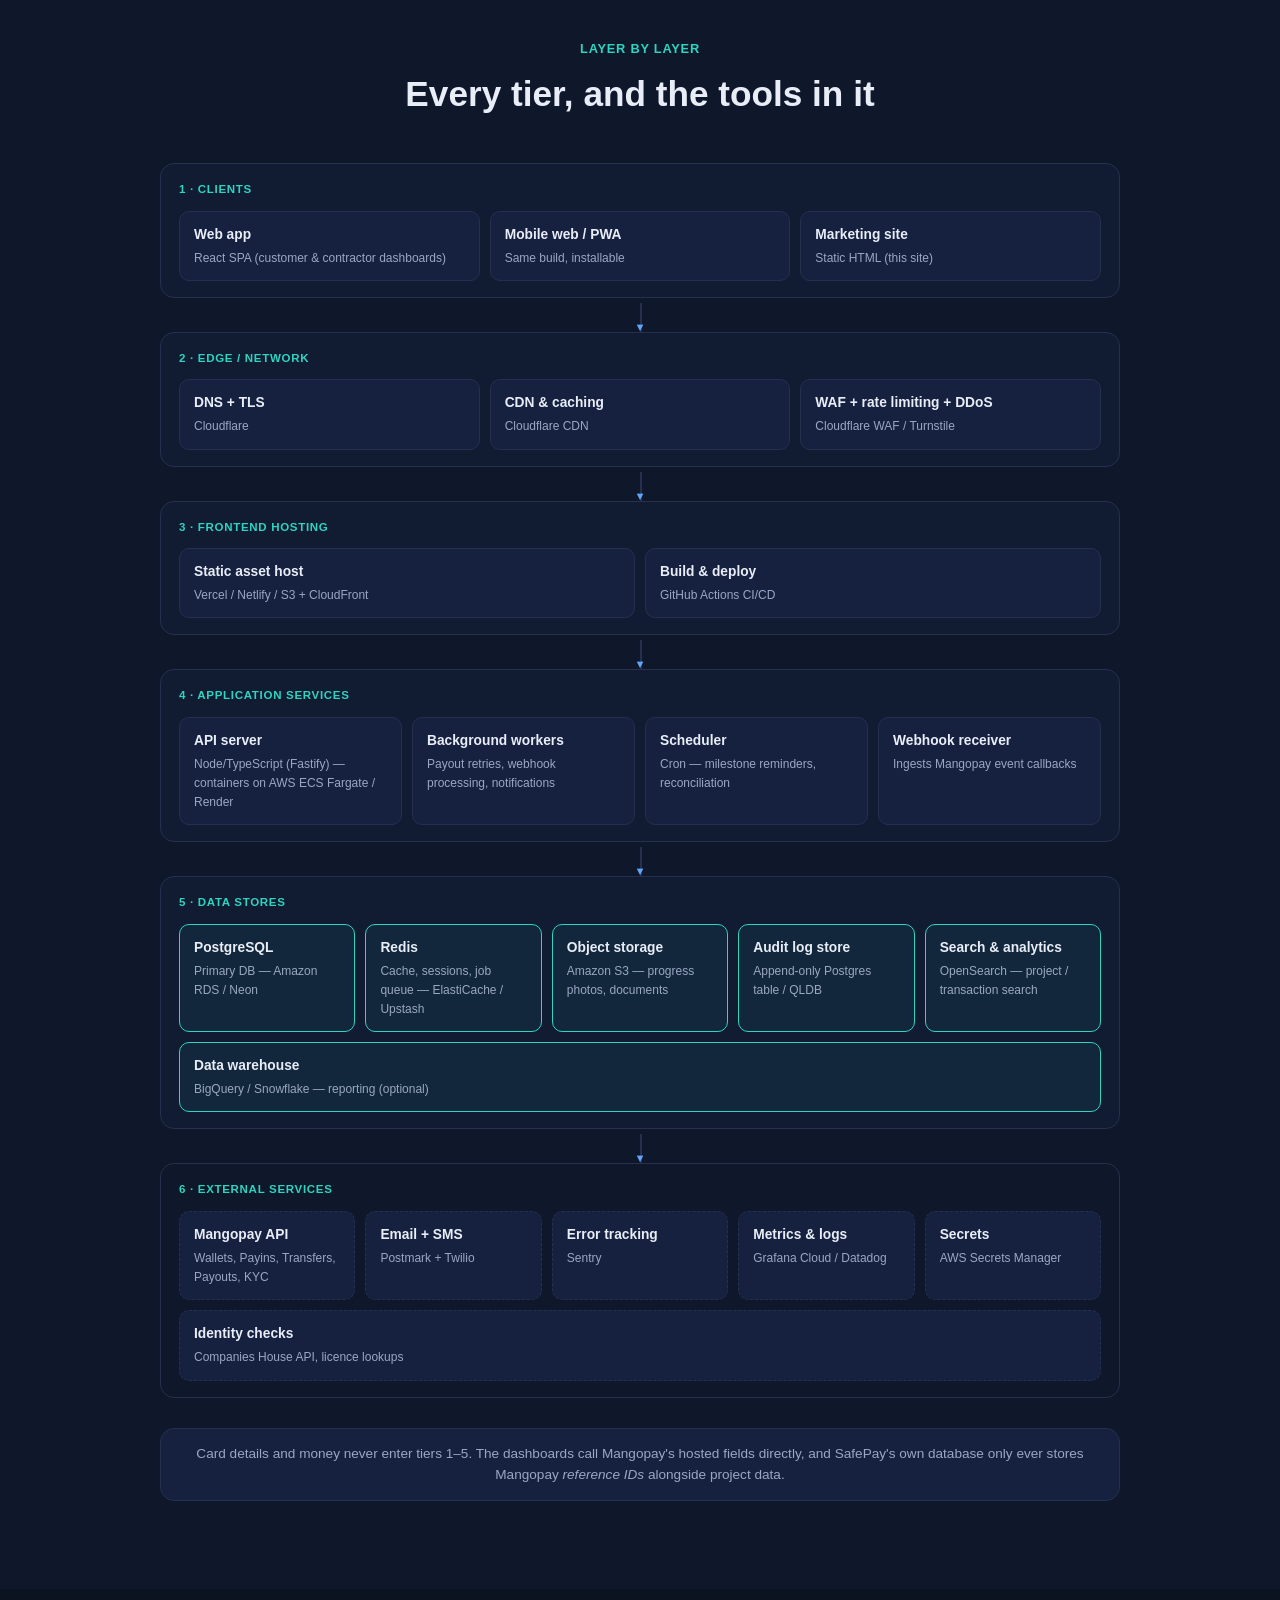
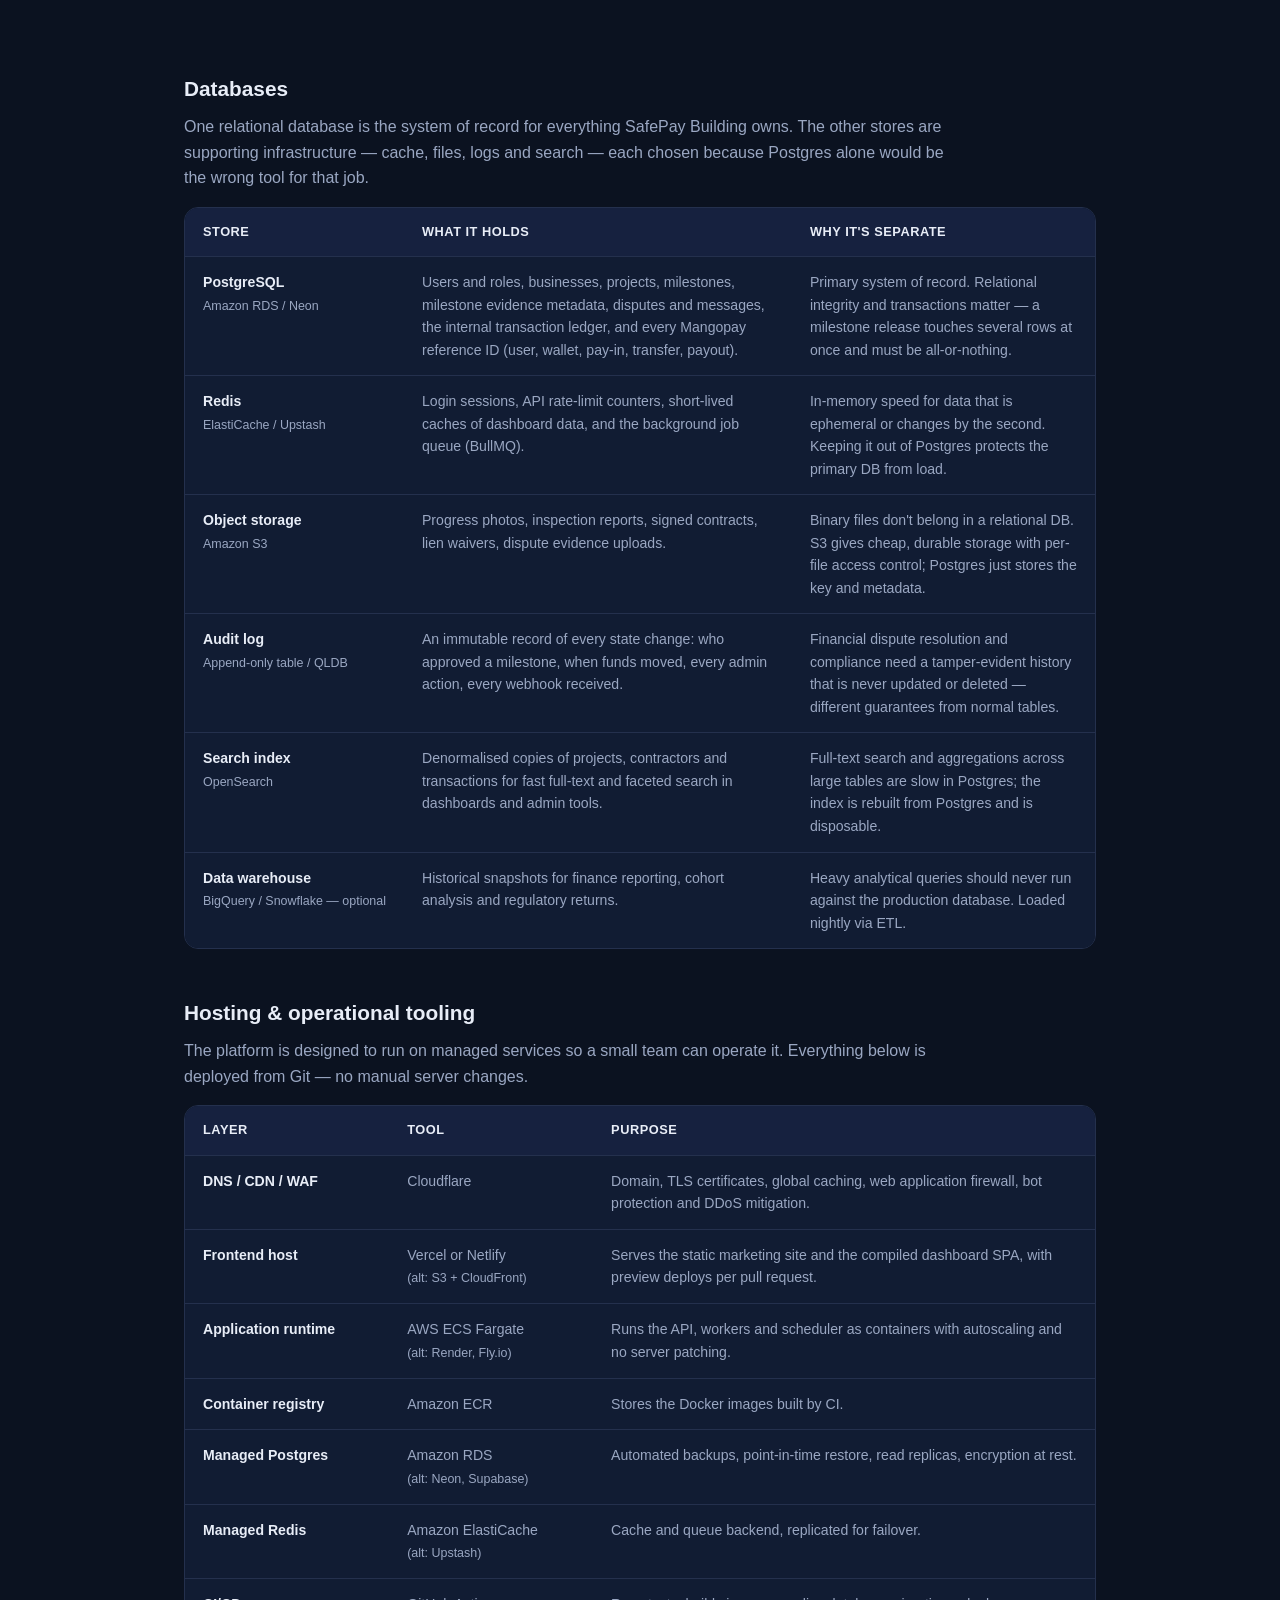
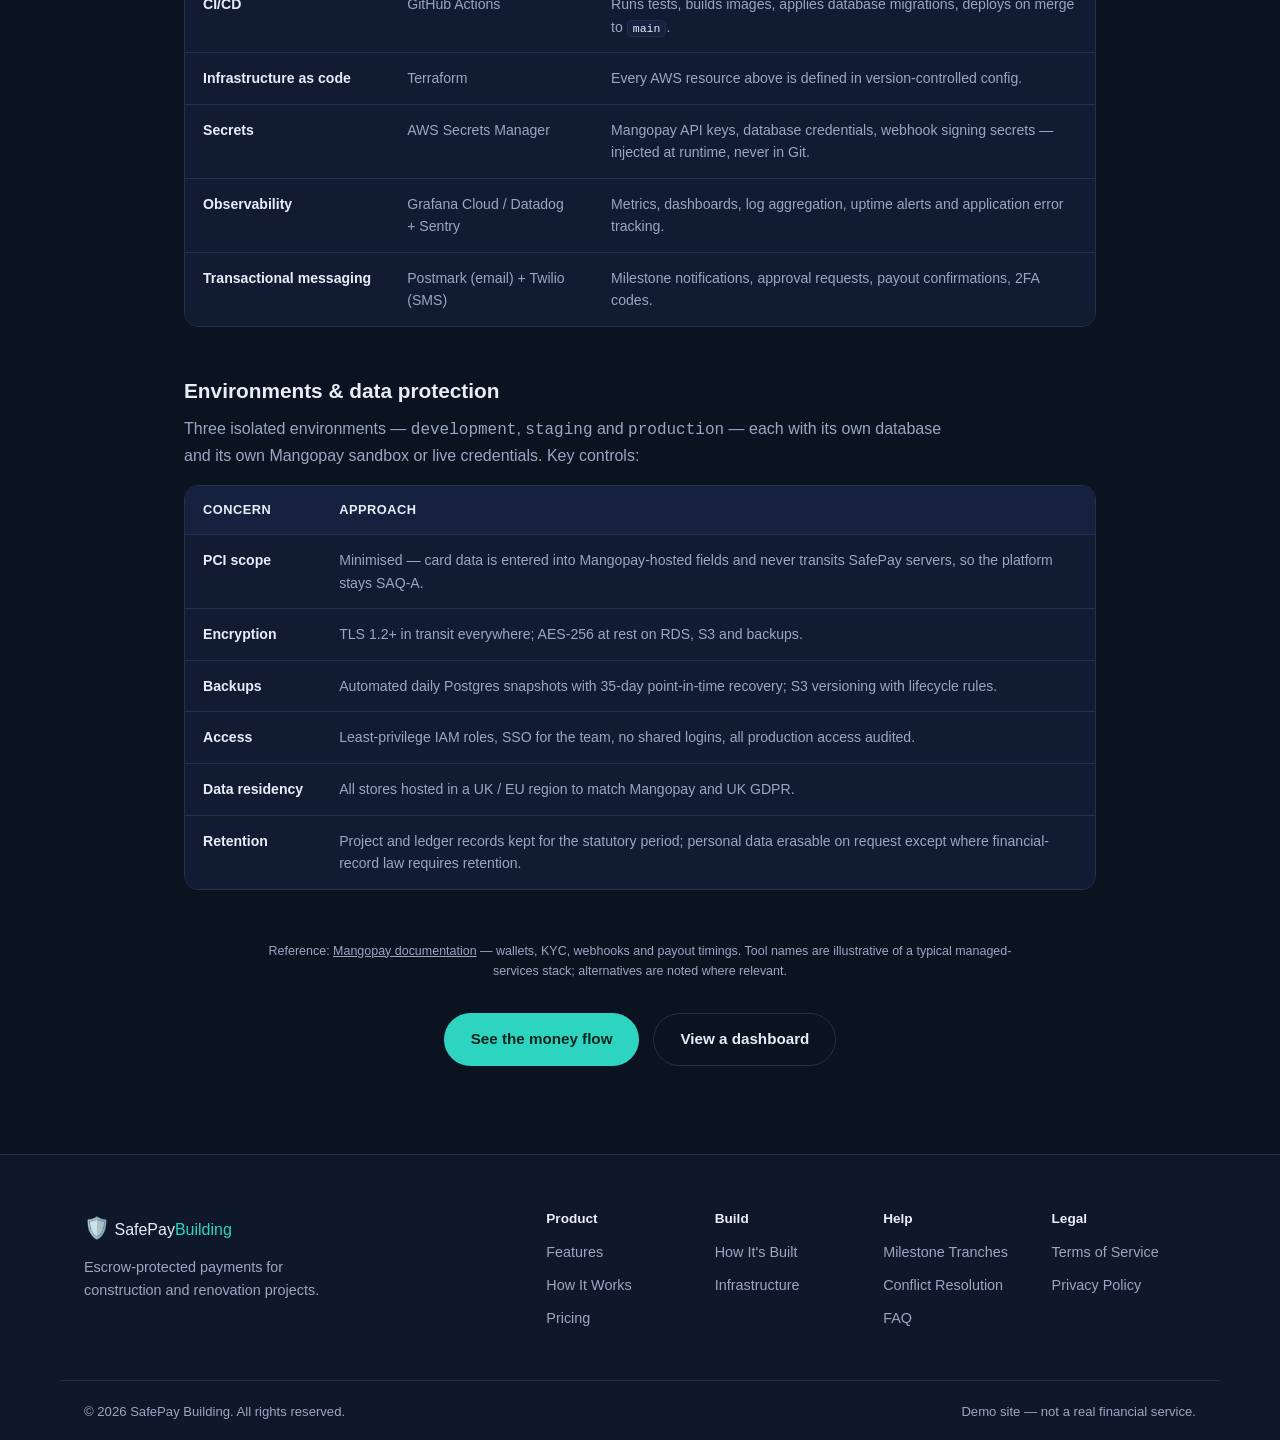
<file: infrastructure.html>
<!DOCTYPE html>
<html lang="en">
<head>
<meta charset="UTF-8">
<meta name="viewport" content="width=device-width, initial-scale=1.0">
<title>Infrastructure &amp; Hosting | SafePay Building</title>
<meta name="description" content="The full technical architecture behind SafePay Building — databases, application services, and the tools used to host, run, and monitor the platform.">
<link rel="icon" href="data:image/svg+xml,<svg xmlns=%22http://www.w3.org/2000/svg%22 viewBox=%220 0 100 100%22><text y=%22.9em%22 font-size=%2290%22>🛡️</text></svg>">
<link rel="stylesheet" href="css/style.css">
<link rel="stylesheet" href="css/infrastructure.css">
</head>
<body>

<header class="site-header">
  <div class="container header-inner">
    <a href="index.html" class="logo">
      <span class="logo-icon" aria-hidden="true">🛡️</span>
      <span class="logo-text">SafePay<span class="logo-accent">Building</span></span>
    </a>

    <nav class="main-nav" id="main-nav">
      <a href="index.html#features">Features</a>
      <a href="architecture.html">How It's Built</a>
      <a href="infrastructure.html" class="active">Infrastructure</a>
      <a href="help.html">Help</a>
      <a href="dashboard-customer.html">Customer Dashboard</a>
      <a href="dashboard-contractor.html">Contractor Dashboard</a>
      <a href="index.html#contact" class="nav-cta">Get Started</a>
    </nav>

    <button class="nav-toggle" id="nav-toggle" aria-label="Toggle navigation" aria-expanded="false" aria-controls="main-nav">
      <span></span><span></span><span></span>
    </button>
  </div>
</header>

<main>

  <section class="section infra-hero">
    <div class="container">
      <div class="section-head">
        <p class="eyebrow">Infrastructure &amp; Hosting</p>
        <h1>What it takes to run SafePay Building</h1>
        <p class="section-sub">
          The <a href="architecture.html">How It's Built</a> page covers the money flow through Mangopay.
          This page is the technical blueprint underneath it: the databases that hold project and ledger
          data, the application services, and the hosting, security and monitoring tools that keep the
          platform online. SafePay Building never stores card numbers or wallet balances itself — those
          live inside Mangopay — so this stack is deliberately lean.
        </p>
      </div>
    </div>
  </section>

  <section class="section">
    <div class="container">
      <div class="section-head">
        <p class="eyebrow">At a glance</p>
        <h2>System topology</h2>
        <p class="section-sub">How a request flows: browser to Cloudflare, on to the frontend host and API, and from the API out to the data stores and external services.</p>
      </div>

      <div class="infra-svg-wrap">
        <svg viewBox="0 0 1080 700" xmlns="http://www.w3.org/2000/svg" role="img"
             aria-label="Topology diagram. Clients (web app, mobile PWA, marketing site) send HTTPS requests to Cloudflare, which provides DNS, TLS, CDN, WAF and DDoS protection. Cloudflare routes page loads to the frontend host (Vercel, Netlify or S3 with CloudFront) and API calls to the API tier (Node/TypeScript on AWS ECS Fargate, with background workers, a scheduler and a Mangopay webhook receiver). The API reads and writes the data stores: PostgreSQL on RDS or Neon as the system of record, Redis for cache and queue, Amazon S3 for photos and documents, an append-only audit log, an OpenSearch search index and an optional BigQuery or Snowflake data warehouse. The API also calls external services over HTTPS and webhooks: the Mangopay API for wallets, pay-ins, transfers, payouts and KYC; Postmark and Twilio for email and SMS; Sentry and Grafana or Datadog for monitoring; and AWS Secrets Manager for secrets. GitHub Actions CI/CD deploys the frontend host and the API.">
          <defs>
            <marker id="ah" viewBox="0 0 10 10" refX="8.5" refY="5" markerWidth="7" markerHeight="7" orient="auto-start-reverse">
              <path d="M0 0L10 5L0 10z" fill="var(--color-accent)"/>
            </marker>
            <marker id="ahm" viewBox="0 0 10 10" refX="8.5" refY="5" markerWidth="7" markerHeight="7" orient="auto-start-reverse">
              <path d="M0 0L10 5L0 10z" fill="var(--color-text-muted)"/>
            </marker>
          </defs>
          <style>
            .d-svg text { font-family: -apple-system, BlinkMacSystemFont, "Segoe UI", Roboto, Helvetica, Arial, sans-serif; }
            .d-grp { fill: var(--color-bg-alt); stroke: var(--color-border); }
            .d-box { fill: var(--color-surface); stroke: var(--color-border); }
            .d-box2 { fill: var(--color-surface-2); stroke: var(--color-border); }
            .d-db { fill: rgba(45, 212, 191, 0.08); stroke: var(--color-primary); }
            .d-edge { fill: var(--color-surface-2); stroke: var(--color-primary); }
            .d-hl { fill: rgba(45, 212, 191, 0.12); stroke: var(--color-primary); }
            .d-t { fill: var(--color-text); font-size: 13px; font-weight: 700; }
            .d-s { fill: var(--color-text-muted); font-size: 11px; }
            .d-lbl { fill: var(--color-primary); font-size: 10.5px; font-weight: 700; letter-spacing: 0.06em; }
            .d-flow { stroke: var(--color-accent); stroke-width: 1.6; fill: none; marker-end: url(#ah); }
            .d-flow-d { stroke: var(--color-text-muted); stroke-width: 1.4; fill: none; stroke-dasharray: 5 4; opacity: 0.6; marker-end: url(#ahm); }
            .d-flow-l { fill: var(--color-text-muted); font-size: 10.5px; }
          </style>

          <g class="d-svg">

            <!-- CI/CD -->
            <rect class="d-box2" x="864" y="40" width="192" height="62" rx="9"/>
            <text class="d-t" x="960" y="66" text-anchor="middle">GitHub Actions</text>
            <text class="d-s" x="960" y="84" text-anchor="middle">CI/CD · builds, migrations, deploy</text>

            <!-- Clients -->
            <rect class="d-grp" x="300" y="44" width="420" height="94" rx="12"/>
            <text class="d-lbl" x="318" y="64">CLIENTS</text>
            <rect class="d-box2" x="316" y="72" width="126" height="54" rx="8"/>
            <text class="d-t" x="379" y="96" text-anchor="middle">Web app</text>
            <text class="d-s" x="379" y="112" text-anchor="middle">React SPA</text>
            <rect class="d-box2" x="450" y="72" width="120" height="54" rx="8"/>
            <text class="d-t" x="510" y="96" text-anchor="middle">Mobile PWA</text>
            <text class="d-s" x="510" y="112" text-anchor="middle">installable</text>
            <rect class="d-box2" x="578" y="72" width="126" height="54" rx="8"/>
            <text class="d-t" x="641" y="96" text-anchor="middle">Marketing site</text>
            <text class="d-s" x="641" y="112" text-anchor="middle">static HTML</text>

            <!-- Cloudflare -->
            <rect class="d-edge" x="120" y="166" width="840" height="58" rx="10"/>
            <text class="d-t" x="540" y="190" text-anchor="middle">Cloudflare</text>
            <text class="d-s" x="540" y="208" text-anchor="middle">DNS · TLS · CDN · WAF · rate-limiting · DDoS mitigation</text>

            <!-- Frontend host -->
            <rect class="d-box" x="150" y="272" width="320" height="90" rx="10"/>
            <text class="d-t" x="310" y="298" text-anchor="middle">Frontend host</text>
            <text class="d-s" x="310" y="316" text-anchor="middle">Vercel · Netlify · S3 + CloudFront</text>
            <text class="d-s" x="310" y="332" text-anchor="middle">serves SPA + marketing site</text>

            <!-- API -->
            <rect class="d-box" x="560" y="272" width="340" height="90" rx="10"/>
            <text class="d-t" x="730" y="296" text-anchor="middle">API · workers · scheduler</text>
            <text class="d-s" x="730" y="314" text-anchor="middle">Node / TypeScript · AWS ECS Fargate</text>
            <text class="d-s" x="730" y="330" text-anchor="middle">+ Mangopay webhook receiver</text>

            <!-- Data stores -->
            <rect class="d-grp" x="120" y="410" width="540" height="256" rx="12"/>
            <text class="d-lbl" x="138" y="432">DATA STORES</text>
            <rect class="d-db" x="138" y="442" width="160" height="86" rx="8"/>
            <text class="d-t" x="218" y="472" text-anchor="middle">PostgreSQL</text>
            <text class="d-s" x="218" y="489" text-anchor="middle">RDS · Neon</text>
            <text class="d-s" x="218" y="505" text-anchor="middle">system of record</text>
            <rect class="d-db" x="312" y="442" width="160" height="86" rx="8"/>
            <text class="d-t" x="392" y="472" text-anchor="middle">Redis</text>
            <text class="d-s" x="392" y="489" text-anchor="middle">ElastiCache · Upstash</text>
            <text class="d-s" x="392" y="505" text-anchor="middle">cache · queue</text>
            <rect class="d-db" x="486" y="442" width="160" height="86" rx="8"/>
            <text class="d-t" x="566" y="472" text-anchor="middle">Object storage</text>
            <text class="d-s" x="566" y="489" text-anchor="middle">Amazon S3</text>
            <text class="d-s" x="566" y="505" text-anchor="middle">photos · documents</text>
            <rect class="d-db" x="138" y="544" width="160" height="86" rx="8"/>
            <text class="d-t" x="218" y="574" text-anchor="middle">Audit log</text>
            <text class="d-s" x="218" y="591" text-anchor="middle">append-only</text>
            <text class="d-s" x="218" y="607" text-anchor="middle">immutable history</text>
            <rect class="d-db" x="312" y="544" width="160" height="86" rx="8"/>
            <text class="d-t" x="392" y="574" text-anchor="middle">OpenSearch</text>
            <text class="d-s" x="392" y="591" text-anchor="middle">search index</text>
            <text class="d-s" x="392" y="607" text-anchor="middle">rebuilt from Postgres</text>
            <rect class="d-db" x="486" y="544" width="160" height="86" rx="8"/>
            <text class="d-t" x="566" y="574" text-anchor="middle">Data warehouse</text>
            <text class="d-s" x="566" y="591" text-anchor="middle">BigQuery · Snowflake</text>
            <text class="d-s" x="566" y="607" text-anchor="middle">reporting (optional)</text>

            <!-- External services -->
            <rect class="d-grp" x="720" y="410" width="336" height="256" rx="12"/>
            <text class="d-lbl" x="738" y="432">EXTERNAL SERVICES</text>
            <rect class="d-hl" x="738" y="442" width="300" height="46" rx="8"/>
            <text class="d-t" x="888" y="461" text-anchor="middle">Mangopay API</text>
            <text class="d-s" x="888" y="478" text-anchor="middle">wallets · pay-ins · transfers · payouts · KYC</text>
            <rect class="d-box2" x="738" y="498" width="300" height="46" rx="8"/>
            <text class="d-t" x="888" y="517" text-anchor="middle">Email + SMS</text>
            <text class="d-s" x="888" y="534" text-anchor="middle">Postmark · Twilio</text>
            <rect class="d-box2" x="738" y="554" width="300" height="46" rx="8"/>
            <text class="d-t" x="888" y="573" text-anchor="middle">Monitoring</text>
            <text class="d-s" x="888" y="590" text-anchor="middle">Sentry · Grafana / Datadog</text>
            <rect class="d-box2" x="738" y="610" width="300" height="46" rx="8"/>
            <text class="d-t" x="888" y="629" text-anchor="middle">Secrets</text>
            <text class="d-s" x="888" y="646" text-anchor="middle">AWS Secrets Manager</text>

            <!-- Flows -->
            <path class="d-flow" d="M510 138 L510 164"/>
            <text class="d-flow-l" x="518" y="156">HTTPS</text>

            <path class="d-flow" d="M360 224 L316 270"/>
            <text class="d-flow-l" x="300" y="255" text-anchor="end">page load</text>

            <path class="d-flow" d="M710 224 L710 270"/>
            <text class="d-flow-l" x="718" y="252">XHR / fetch</text>

            <path class="d-flow" d="M660 362 L560 408"/>
            <text class="d-flow-l" x="556" y="392" text-anchor="end">read / write</text>

            <path class="d-flow" d="M840 362 L840 408"/>
            <text class="d-flow-l" x="848" y="392">HTTPS + webhooks</text>

            <path class="d-flow-d" d="M900 96 L828 270"/>
            <path class="d-flow-d" d="M864 92 L470 276"/>
            <text class="d-flow-l" x="612" y="150">deploy</text>

          </g>
        </svg>
      </div>

      <div class="diagram-legend" aria-hidden="true">
        <span><i class="lg-app"></i> App / edge service</span>
        <span><i class="lg-db"></i> Data store</span>
        <span><i class="lg-ext"></i> Third-party service</span>
      </div>

      <p class="diagram-caption">
        Card details and money never enter the clients, frontend host, API or data stores — the dashboards post
        card data straight into Mangopay's hosted fields, and SafePay's database only stores Mangopay reference IDs.
      </p>
    </div>
  </section>

  <section class="section section-alt">
    <div class="container">
      <div class="section-head">
        <p class="eyebrow">Layer by layer</p>
        <h2>Every tier, and the tools in it</h2>
      </div>

      <div class="stack" role="img" aria-label="Layered architecture diagram: users on browser and mobile connect through a Cloudflare edge tier (DNS, CDN, WAF) to a static frontend host, then to an API and background-worker application tier, which reads and writes a data tier of PostgreSQL, Redis, S3 object storage, an append-only audit log and OpenSearch, and calls external services including the Mangopay API, a KYC provider, email and SMS, error tracking, metrics and secrets management.">

        <div class="tier">
          <p class="tier-label">1 · Clients</p>
          <div class="tier-nodes">
            <div class="node">
              <span class="node-name">Web app</span>
              <span class="node-tool">React SPA (customer &amp; contractor dashboards)</span>
            </div>
            <div class="node">
              <span class="node-name">Mobile web / PWA</span>
              <span class="node-tool">Same build, installable</span>
            </div>
            <div class="node">
              <span class="node-name">Marketing site</span>
              <span class="node-tool">Static HTML (this site)</span>
            </div>
          </div>
        </div>

        <div class="tier">
          <p class="tier-label">2 · Edge / network</p>
          <div class="tier-nodes">
            <div class="node">
              <span class="node-name">DNS + TLS</span>
              <span class="node-tool">Cloudflare</span>
            </div>
            <div class="node">
              <span class="node-name">CDN &amp; caching</span>
              <span class="node-tool">Cloudflare CDN</span>
            </div>
            <div class="node">
              <span class="node-name">WAF + rate limiting + DDoS</span>
              <span class="node-tool">Cloudflare WAF / Turnstile</span>
            </div>
          </div>
        </div>

        <div class="tier">
          <p class="tier-label">3 · Frontend hosting</p>
          <div class="tier-nodes">
            <div class="node">
              <span class="node-name">Static asset host</span>
              <span class="node-tool">Vercel / Netlify / S3 + CloudFront</span>
            </div>
            <div class="node">
              <span class="node-name">Build &amp; deploy</span>
              <span class="node-tool">GitHub Actions CI/CD</span>
            </div>
          </div>
        </div>

        <div class="tier">
          <p class="tier-label">4 · Application services</p>
          <div class="tier-nodes">
            <div class="node">
              <span class="node-name">API server</span>
              <span class="node-tool">Node/TypeScript (Fastify) — containers on AWS ECS Fargate / Render</span>
            </div>
            <div class="node">
              <span class="node-name">Background workers</span>
              <span class="node-tool">Payout retries, webhook processing, notifications</span>
            </div>
            <div class="node">
              <span class="node-name">Scheduler</span>
              <span class="node-tool">Cron — milestone reminders, reconciliation</span>
            </div>
            <div class="node">
              <span class="node-name">Webhook receiver</span>
              <span class="node-tool">Ingests Mangopay event callbacks</span>
            </div>
          </div>
        </div>

        <div class="tier">
          <p class="tier-label">5 · Data stores</p>
          <div class="tier-nodes">
            <div class="node node-db">
              <span class="node-name">PostgreSQL</span>
              <span class="node-tool">Primary DB — Amazon RDS / Neon</span>
            </div>
            <div class="node node-db">
              <span class="node-name">Redis</span>
              <span class="node-tool">Cache, sessions, job queue — ElastiCache / Upstash</span>
            </div>
            <div class="node node-db">
              <span class="node-name">Object storage</span>
              <span class="node-tool">Amazon S3 — progress photos, documents</span>
            </div>
            <div class="node node-db">
              <span class="node-name">Audit log store</span>
              <span class="node-tool">Append-only Postgres table / QLDB</span>
            </div>
            <div class="node node-db">
              <span class="node-name">Search &amp; analytics</span>
              <span class="node-tool">OpenSearch — project / transaction search</span>
            </div>
            <div class="node node-db">
              <span class="node-name">Data warehouse</span>
              <span class="node-tool">BigQuery / Snowflake — reporting (optional)</span>
            </div>
          </div>
        </div>

        <div class="tier tier-external">
          <p class="tier-label">6 · External services</p>
          <div class="tier-nodes">
            <div class="node node-ext">
              <span class="node-name">Mangopay API</span>
              <span class="node-tool">Wallets, Payins, Transfers, Payouts, KYC</span>
            </div>
            <div class="node node-ext">
              <span class="node-name">Email + SMS</span>
              <span class="node-tool">Postmark + Twilio</span>
            </div>
            <div class="node node-ext">
              <span class="node-name">Error tracking</span>
              <span class="node-tool">Sentry</span>
            </div>
            <div class="node node-ext">
              <span class="node-name">Metrics &amp; logs</span>
              <span class="node-tool">Grafana Cloud / Datadog</span>
            </div>
            <div class="node node-ext">
              <span class="node-name">Secrets</span>
              <span class="node-tool">AWS Secrets Manager</span>
            </div>
            <div class="node node-ext">
              <span class="node-name">Identity checks</span>
              <span class="node-tool">Companies House API, licence lookups</span>
            </div>
          </div>
        </div>

      </div>

      <p class="stack-footer-bar">
        Card details and money never enter tiers 1–5. The dashboards call Mangopay's hosted fields directly,
        and SafePay's own database only ever stores Mangopay <em>reference IDs</em> alongside project data.
      </p>
    </div>
  </section>

  <section class="section">
    <div class="container infra-content">

      <div class="infra-block">
        <h2>Databases</h2>
        <p>
          One relational database is the system of record for everything SafePay Building owns. The other
          stores are supporting infrastructure — cache, files, logs and search — each chosen because
          Postgres alone would be the wrong tool for that job.
        </p>
        <div class="infra-table-wrap">
          <table class="infra-table">
            <thead>
              <tr>
                <th scope="col">Store</th>
                <th scope="col">What it holds</th>
                <th scope="col">Why it's separate</th>
              </tr>
            </thead>
            <tbody>
              <tr>
                <th scope="row">PostgreSQL<span class="infra-note">Amazon RDS / Neon</span></th>
                <td>Users and roles, businesses, projects, milestones, milestone evidence metadata, disputes and messages, the internal transaction ledger, and every Mangopay reference ID (user, wallet, pay-in, transfer, payout).</td>
                <td>Primary system of record. Relational integrity and transactions matter — a milestone release touches several rows at once and must be all-or-nothing.</td>
              </tr>
              <tr>
                <th scope="row">Redis<span class="infra-note">ElastiCache / Upstash</span></th>
                <td>Login sessions, API rate-limit counters, short-lived caches of dashboard data, and the background job queue (BullMQ).</td>
                <td>In-memory speed for data that is ephemeral or changes by the second. Keeping it out of Postgres protects the primary DB from load.</td>
              </tr>
              <tr>
                <th scope="row">Object storage<span class="infra-note">Amazon S3</span></th>
                <td>Progress photos, inspection reports, signed contracts, lien waivers, dispute evidence uploads.</td>
                <td>Binary files don't belong in a relational DB. S3 gives cheap, durable storage with per-file access control; Postgres just stores the key and metadata.</td>
              </tr>
              <tr>
                <th scope="row">Audit log<span class="infra-note">Append-only table / QLDB</span></th>
                <td>An immutable record of every state change: who approved a milestone, when funds moved, every admin action, every webhook received.</td>
                <td>Financial dispute resolution and compliance need a tamper-evident history that is never updated or deleted — different guarantees from normal tables.</td>
              </tr>
              <tr>
                <th scope="row">Search index<span class="infra-note">OpenSearch</span></th>
                <td>Denormalised copies of projects, contractors and transactions for fast full-text and faceted search in dashboards and admin tools.</td>
                <td>Full-text search and aggregations across large tables are slow in Postgres; the index is rebuilt from Postgres and is disposable.</td>
              </tr>
              <tr>
                <th scope="row">Data warehouse<span class="infra-note">BigQuery / Snowflake — optional</span></th>
                <td>Historical snapshots for finance reporting, cohort analysis and regulatory returns.</td>
                <td>Heavy analytical queries should never run against the production database. Loaded nightly via ETL.</td>
              </tr>
            </tbody>
          </table>
        </div>
      </div>

      <div class="infra-block">
        <h2>Hosting &amp; operational tooling</h2>
        <p>
          The platform is designed to run on managed services so a small team can operate it. Everything
          below is deployed from Git — no manual server changes.
        </p>
        <div class="infra-table-wrap">
          <table class="infra-table">
            <thead>
              <tr>
                <th scope="col">Layer</th>
                <th scope="col">Tool</th>
                <th scope="col">Purpose</th>
              </tr>
            </thead>
            <tbody>
              <tr>
                <th scope="row">DNS / CDN / WAF</th>
                <td>Cloudflare</td>
                <td>Domain, TLS certificates, global caching, web application firewall, bot protection and DDoS mitigation.</td>
              </tr>
              <tr>
                <th scope="row">Frontend host</th>
                <td>Vercel or Netlify <span class="infra-note">(alt: S3 + CloudFront)</span></td>
                <td>Serves the static marketing site and the compiled dashboard SPA, with preview deploys per pull request.</td>
              </tr>
              <tr>
                <th scope="row">Application runtime</th>
                <td>AWS ECS Fargate <span class="infra-note">(alt: Render, Fly.io)</span></td>
                <td>Runs the API, workers and scheduler as containers with autoscaling and no server patching.</td>
              </tr>
              <tr>
                <th scope="row">Container registry</th>
                <td>Amazon ECR</td>
                <td>Stores the Docker images built by CI.</td>
              </tr>
              <tr>
                <th scope="row">Managed Postgres</th>
                <td>Amazon RDS <span class="infra-note">(alt: Neon, Supabase)</span></td>
                <td>Automated backups, point-in-time restore, read replicas, encryption at rest.</td>
              </tr>
              <tr>
                <th scope="row">Managed Redis</th>
                <td>Amazon ElastiCache <span class="infra-note">(alt: Upstash)</span></td>
                <td>Cache and queue backend, replicated for failover.</td>
              </tr>
              <tr>
                <th scope="row">CI/CD</th>
                <td>GitHub Actions</td>
                <td>Runs tests, builds images, applies database migrations, deploys on merge to <code>main</code>.</td>
              </tr>
              <tr>
                <th scope="row">Infrastructure as code</th>
                <td>Terraform</td>
                <td>Every AWS resource above is defined in version-controlled config.</td>
              </tr>
              <tr>
                <th scope="row">Secrets</th>
                <td>AWS Secrets Manager</td>
                <td>Mangopay API keys, database credentials, webhook signing secrets — injected at runtime, never in Git.</td>
              </tr>
              <tr>
                <th scope="row">Observability</th>
                <td>Grafana Cloud / Datadog + Sentry</td>
                <td>Metrics, dashboards, log aggregation, uptime alerts and application error tracking.</td>
              </tr>
              <tr>
                <th scope="row">Transactional messaging</th>
                <td>Postmark (email) + Twilio (SMS)</td>
                <td>Milestone notifications, approval requests, payout confirmations, 2FA codes.</td>
              </tr>
            </tbody>
          </table>
        </div>
      </div>

      <div class="infra-block">
        <h2>Environments &amp; data protection</h2>
        <p>
          Three isolated environments — <code>development</code>, <code>staging</code> and
          <code>production</code> — each with its own database and its own Mangopay sandbox or live
          credentials. Key controls:
        </p>
        <div class="infra-table-wrap">
          <table class="infra-table">
            <thead>
              <tr>
                <th scope="col">Concern</th>
                <th scope="col">Approach</th>
              </tr>
            </thead>
            <tbody>
              <tr>
                <th scope="row">PCI scope</th>
                <td>Minimised — card data is entered into Mangopay-hosted fields and never transits SafePay servers, so the platform stays SAQ-A.</td>
              </tr>
              <tr>
                <th scope="row">Encryption</th>
                <td>TLS 1.2+ in transit everywhere; AES-256 at rest on RDS, S3 and backups.</td>
              </tr>
              <tr>
                <th scope="row">Backups</th>
                <td>Automated daily Postgres snapshots with 35-day point-in-time recovery; S3 versioning with lifecycle rules.</td>
              </tr>
              <tr>
                <th scope="row">Access</th>
                <td>Least-privilege IAM roles, SSO for the team, no shared logins, all production access audited.</td>
              </tr>
              <tr>
                <th scope="row">Data residency</th>
                <td>All stores hosted in a UK / EU region to match Mangopay and UK GDPR.</td>
              </tr>
              <tr>
                <th scope="row">Retention</th>
                <td>Project and ledger records kept for the statutory period; personal data erasable on request except where financial-record law requires retention.</td>
              </tr>
            </tbody>
          </table>
        </div>
      </div>

      <p class="sources-note">
        Reference: <a href="https://docs.mangopay.com/" target="_blank" rel="noopener">Mangopay documentation</a> —
        wallets, KYC, webhooks and payout timings. Tool names are illustrative of a typical managed-services
        stack; alternatives are noted where relevant.
      </p>

      <div class="infra-cta">
        <a href="architecture.html" class="btn btn-primary">See the money flow</a>
        <a href="dashboard-customer.html" class="btn btn-ghost">View a dashboard</a>
      </div>

    </div>
  </section>

</main>

<footer class="site-footer">
  <div class="container footer-inner">
    <div class="footer-brand">
      <span class="logo-icon" aria-hidden="true">🛡️</span>
      <span class="logo-text">SafePay<span class="logo-accent">Building</span></span>
      <p>Escrow-protected payments for construction and renovation projects.</p>
    </div>

    <div class="footer-links">
      <div>
        <h4>Product</h4>
        <a href="index.html#features">Features</a>
        <a href="index.html#how-it-works">How It Works</a>
        <a href="index.html#pricing">Pricing</a>
      </div>
      <div>
        <h4>Build</h4>
        <a href="architecture.html">How It's Built</a>
        <a href="infrastructure.html">Infrastructure</a>
      </div>
      <div>
        <h4>Help</h4>
        <a href="help-milestones.html">Milestone Tranches</a>
        <a href="help-disputes.html">Conflict Resolution</a>
        <a href="index.html#faq">FAQ</a>
      </div>
      <div>
        <h4>Legal</h4>
        <a href="#">Terms of Service</a>
        <a href="#">Privacy Policy</a>
      </div>
    </div>
  </div>
  <div class="container footer-bottom">
    <p>&copy; <span id="year"></span> SafePay Building. All rights reserved.</p>
    <p class="footer-disclaimer">Demo site — not a real financial service.</p>
  </div>
</footer>

<script src="js/main.js"></script>
</body>
</html>
</file>
<file: css/style.css>
:root {
  --color-bg: #0b1220;
  --color-bg-alt: #0f172a;
  --color-surface: #111c33;
  --color-surface-2: #16213f;
  --color-border: #24304d;
  --color-text: #e8edf7;
  --color-text-muted: #9aa7c2;
  --color-primary: #2dd4bf;
  --color-primary-dark: #14b8a6;
  --color-accent: #60a5fa;
  --color-safe: #34d399;
  --radius: 14px;
  --max-width: 1160px;
  --font: -apple-system, BlinkMacSystemFont, "Segoe UI", Roboto, Helvetica, Arial, sans-serif;
}

* { box-sizing: border-box; }

html { scroll-behavior: smooth; }

body {
  margin: 0;
  font-family: var(--font);
  background: var(--color-bg);
  color: var(--color-text);
  line-height: 1.6;
  -webkit-font-smoothing: antialiased;
}

.container {
  max-width: var(--max-width);
  margin: 0 auto;
  padding: 0 24px;
}

h1, h2, h3, h4 { line-height: 1.2; margin: 0 0 12px; }
p { margin: 0 0 16px; color: var(--color-text-muted); }
a { color: inherit; text-decoration: none; }
ul, ol { margin: 0; padding: 0; list-style: none; }

/* Header */
.site-header {
  position: sticky;
  top: 0;
  z-index: 50;
  background: rgba(11, 18, 32, 0.85);
  backdrop-filter: blur(10px);
  border-bottom: 1px solid var(--color-border);
}

.header-inner {
  display: flex;
  align-items: center;
  justify-content: space-between;
  height: 72px;
}

.logo {
  display: flex;
  align-items: center;
  gap: 8px;
  font-weight: 700;
  font-size: 1.15rem;
}

.logo-icon { font-size: 1.3rem; }
.logo-accent { color: var(--color-primary); }

.main-nav {
  display: flex;
  align-items: center;
  gap: 28px;
}

.main-nav a {
  color: var(--color-text-muted);
  font-weight: 500;
  font-size: 0.95rem;
  transition: color 0.2s ease;
}

.main-nav a:hover { color: var(--color-text); }

.nav-cta {
  background: var(--color-primary);
  color: #06251f !important;
  padding: 10px 18px;
  border-radius: 999px;
  font-weight: 600 !important;
}

.nav-cta:hover { background: var(--color-primary-dark); }

.nav-toggle {
  display: none;
  flex-direction: column;
  gap: 5px;
  background: none;
  border: 0;
  cursor: pointer;
  padding: 8px;
}

.nav-toggle span {
  width: 24px;
  height: 2px;
  background: var(--color-text);
  border-radius: 2px;
}

/* Buttons */
.btn {
  display: inline-block;
  padding: 13px 26px;
  border-radius: 999px;
  font-weight: 600;
  font-size: 0.95rem;
  border: 1px solid transparent;
  cursor: pointer;
  transition: transform 0.15s ease, background 0.2s ease, border-color 0.2s ease;
}

.btn:hover { transform: translateY(-1px); }

.btn-primary {
  background: var(--color-primary);
  color: #06251f;
}
.btn-primary:hover { background: var(--color-primary-dark); }

.btn-ghost {
  background: transparent;
  color: var(--color-text);
  border-color: var(--color-border);
}
.btn-ghost:hover { border-color: var(--color-primary); }

.btn-outline {
  background: transparent;
  color: var(--color-primary);
  border-color: var(--color-primary);
  width: 100%;
  text-align: center;
}
.btn-outline:hover { background: rgba(45, 212, 191, 0.08); }

.btn-block { width: 100%; text-align: center; }

/* Hero */
.hero {
  padding: 96px 0 72px;
  background: radial-gradient(1200px 500px at 80% -10%, rgba(45, 212, 191, 0.15), transparent),
              radial-gradient(900px 400px at 0% 10%, rgba(96, 165, 250, 0.12), transparent);
}

.hero-inner {
  display: grid;
  grid-template-columns: 1.1fr 0.9fr;
  gap: 56px;
  align-items: center;
}

.eyebrow {
  color: var(--color-primary);
  font-weight: 700;
  text-transform: uppercase;
  letter-spacing: 0.06em;
  font-size: 0.8rem;
  margin-bottom: 14px;
}

.hero h1 {
  font-size: clamp(2.2rem, 4vw, 3.4rem);
  margin-bottom: 20px;
}

.hero-sub {
  font-size: 1.1rem;
  max-width: 46ch;
}

.hero-actions {
  display: flex;
  gap: 14px;
  flex-wrap: wrap;
  margin-bottom: 28px;
}

.hero-trust {
  display: flex;
  gap: 20px;
  flex-wrap: wrap;
  font-size: 0.9rem;
  color: var(--color-text-muted);
}

.hero-trust li { display: flex; align-items: center; gap: 6px; }

/* Hero visual card */
.hero-visual { display: flex; justify-content: center; }

.escrow-card {
  width: 100%;
  max-width: 380px;
  background: var(--color-surface);
  border: 1px solid var(--color-border);
  border-radius: var(--radius);
  padding: 24px;
  box-shadow: 0 20px 60px rgba(0,0,0,0.4);
}

.escrow-card-row {
  display: flex;
  justify-content: space-between;
  align-items: center;
  font-size: 0.85rem;
  color: var(--color-text-muted);
  margin-bottom: 10px;
}

.badge {
  padding: 4px 10px;
  border-radius: 999px;
  font-size: 0.75rem;
  font-weight: 700;
}

.badge-safe {
  background: rgba(52, 211, 153, 0.15);
  color: var(--color-safe);
}

.escrow-amount {
  font-size: 2.1rem;
  font-weight: 800;
  margin-bottom: 16px;
}

.escrow-progress {
  height: 8px;
  background: var(--color-surface-2);
  border-radius: 999px;
  overflow: hidden;
  margin-bottom: 20px;
}

.escrow-progress-bar {
  height: 100%;
  background: linear-gradient(90deg, var(--color-primary), var(--color-accent));
  border-radius: 999px;
}

.escrow-milestones { display: flex; flex-direction: column; gap: 12px; }

.milestone {
  display: flex;
  align-items: center;
  gap: 10px;
  font-size: 0.9rem;
  color: var(--color-text-muted);
}

.milestone .dot {
  width: 10px;
  height: 10px;
  border-radius: 50%;
  background: var(--color-border);
  flex-shrink: 0;
}

.milestone.done { color: var(--color-text); }
.milestone.done .dot { background: var(--color-safe); }
.milestone.active { color: var(--color-text); }
.milestone.active .dot { background: var(--color-accent); box-shadow: 0 0 0 4px rgba(96,165,250,0.2); }

/* Logos */
.logos { padding: 28px 0; border-bottom: 1px solid var(--color-border); }
.logos-label {
  text-align: center;
  font-size: 0.85rem;
  color: var(--color-text-muted);
  margin: 0;
  letter-spacing: 0.02em;
}

/* Why It Matters */
.stat-grid {
  display: grid;
  grid-template-columns: repeat(4, 1fr);
  gap: 20px;
  margin-bottom: 48px;
}

.stat-card {
  background: var(--color-surface);
  border: 1px solid var(--color-border);
  border-radius: var(--radius);
  padding: 24px 20px;
  text-align: center;
}

.stat-number {
  font-size: 2rem;
  font-weight: 800;
  color: var(--color-primary);
  margin: 0 0 8px;
}

.stat-label {
  font-size: 0.85rem;
  color: var(--color-text-muted);
  margin: 0;
}

.stat-label sup { color: var(--color-accent); }

.quote-grid {
  display: grid;
  grid-template-columns: repeat(2, 1fr);
  gap: 24px;
  margin-bottom: 32px;
}

.quote-card {
  background: var(--color-surface);
  border-left: 3px solid var(--color-primary);
  border-radius: var(--radius);
  padding: 24px 28px;
  margin: 0;
}

.quote-card p {
  color: var(--color-text);
  font-size: 1.02rem;
  font-style: italic;
  margin: 0 0 14px;
}

.quote-card footer {
  font-size: 0.85rem;
  color: var(--color-text-muted);
}

.quote-card cite { font-style: normal; color: var(--color-primary); }

.why-it-matters-note {
  max-width: 760px;
  margin: 0 auto 24px;
  text-align: center;
  font-size: 1rem;
}

.why-it-matters-note sup { color: var(--color-accent); }

.sources-note {
  max-width: 760px;
  margin: 0 auto;
  text-align: center;
  font-size: 0.78rem;
  color: var(--color-text-muted);
}

.sources-note a {
  color: var(--color-text-muted);
  text-decoration: underline;
}

.sources-note a:hover { color: var(--color-primary); }

/* Comparison table */
.compare-table-wrap {
  overflow-x: auto;
  margin-bottom: 32px;
  border: 1px solid var(--color-border);
  border-radius: var(--radius);
}

.compare-table {
  width: 100%;
  border-collapse: collapse;
  min-width: 640px;
  background: var(--color-surface);
}

.compare-table th,
.compare-table td {
  padding: 16px 20px;
  text-align: left;
  font-size: 0.9rem;
  border-bottom: 1px solid var(--color-border);
  vertical-align: top;
}

.compare-table thead th {
  color: var(--color-text);
  font-size: 0.85rem;
  background: var(--color-surface-2);
}

.compare-table tbody th {
  color: var(--color-text);
  font-weight: 600;
  white-space: nowrap;
}

.compare-table td { color: var(--color-text-muted); }

.compare-table tbody tr:last-child th,
.compare-table tbody tr:last-child td { border-bottom: none; }

.compare-table .compare-highlight {
  background: rgba(45, 212, 191, 0.06);
  color: var(--color-text);
  font-weight: 500;
}

.compare-table thead .compare-highlight { color: var(--color-primary); }

.compare-quote {
  max-width: 640px;
  margin: 0 auto 32px;
}

/* Sections */
.section { padding: 88px 0; }
.section-alt { background: var(--color-bg-alt); }

.section-head { max-width: 640px; margin: 0 auto 48px; text-align: center; }
.section-head h2 { font-size: clamp(1.6rem, 3vw, 2.2rem); }
.section-sub { font-size: 1.05rem; }

/* Feature grid */
.feature-grid {
  display: grid;
  grid-template-columns: repeat(3, 1fr);
  gap: 24px;
}

.feature-card {
  background: var(--color-surface);
  border: 1px solid var(--color-border);
  border-radius: var(--radius);
  padding: 28px;
  transition: transform 0.2s ease, border-color 0.2s ease;
}

.feature-card:hover {
  transform: translateY(-4px);
  border-color: var(--color-primary);
}

.feature-icon { font-size: 1.8rem; margin-bottom: 14px; }
.feature-card h3 { font-size: 1.1rem; }
.feature-card p { margin: 0; font-size: 0.95rem; }

/* Steps */
.steps {
  display: grid;
  grid-template-columns: repeat(4, 1fr);
  gap: 24px;
  counter-reset: step;
}

.step {
  background: var(--color-surface);
  border: 1px solid var(--color-border);
  border-radius: var(--radius);
  padding: 28px 24px;
  position: relative;
}

.step-number {
  width: 36px;
  height: 36px;
  border-radius: 50%;
  background: var(--color-primary);
  color: #06251f;
  font-weight: 800;
  display: flex;
  align-items: center;
  justify-content: center;
  margin-bottom: 16px;
}

.step h3 { font-size: 1.05rem; }
.step p { font-size: 0.92rem; margin: 0; }

/* Action grid (See It In Action) */
.action-grid {
  display: grid;
  grid-template-columns: repeat(3, 1fr);
  gap: 24px;
}

.action-card {
  background: var(--color-surface);
  border: 1px solid var(--color-border);
  border-radius: var(--radius);
  padding: 28px;
  display: block;
  transition: transform 0.2s ease, border-color 0.2s ease;
}

.action-card:hover {
  transform: translateY(-4px);
  border-color: var(--color-primary);
}

.action-icon { font-size: 1.8rem; margin-bottom: 14px; display: block; }
.action-card h3 { font-size: 1.1rem; color: var(--color-text); }
.action-card p { font-size: 0.92rem; margin: 0 0 14px; }
.action-link { color: var(--color-primary); font-weight: 600; font-size: 0.9rem; }

/* Pricing */
.pricing-grid {
  display: grid;
  grid-template-columns: repeat(3, 1fr);
  gap: 24px;
  align-items: stretch;
}

.pricing-grid-2 {
  grid-template-columns: repeat(2, 1fr);
  max-width: 780px;
  margin: 0 auto;
}

.price-card {
  background: var(--color-surface);
  border: 1px solid var(--color-border);
  border-radius: var(--radius);
  padding: 32px 28px;
  display: flex;
  flex-direction: column;
  position: relative;
}

.price-card h3 { font-size: 1.15rem; }

.price {
  font-size: 2.2rem;
  font-weight: 800;
  color: var(--color-text);
  margin-bottom: 4px;
}

.price span {
  font-size: 0.9rem;
  font-weight: 500;
  color: var(--color-text-muted);
}

.price-note { font-size: 0.88rem; margin-bottom: 20px; }

.price-features {
  display: flex;
  flex-direction: column;
  gap: 10px;
  margin-bottom: 28px;
  flex-grow: 1;
}

.price-features li {
  font-size: 0.92rem;
  color: var(--color-text-muted);
  padding-left: 22px;
  position: relative;
}

.price-features li::before {
  content: "✓";
  position: absolute;
  left: 0;
  color: var(--color-safe);
  font-weight: 700;
}

/* FAQ */
.faq-list {
  max-width: 720px;
  margin: 0 auto;
  display: flex;
  flex-direction: column;
  gap: 12px;
}

.faq-item {
  background: var(--color-surface);
  border: 1px solid var(--color-border);
  border-radius: var(--radius);
  overflow: hidden;
}

.faq-question {
  width: 100%;
  text-align: left;
  background: none;
  border: 0;
  color: var(--color-text);
  font-size: 1rem;
  font-weight: 600;
  padding: 18px 22px;
  display: flex;
  justify-content: space-between;
  align-items: center;
  cursor: pointer;
}

.faq-toggle {
  font-size: 1.2rem;
  color: var(--color-primary);
  transition: transform 0.2s ease;
}

.faq-question[aria-expanded="true"] .faq-toggle { transform: rotate(45deg); }

.faq-answer {
  max-height: 0;
  overflow: hidden;
  transition: max-height 0.25s ease;
  padding: 0 22px;
}

.faq-answer p { margin: 0 0 18px; font-size: 0.95rem; }

/* Contact */
.contact-inner { max-width: 640px; }

.contact-form {
  background: var(--color-surface);
  border: 1px solid var(--color-border);
  border-radius: var(--radius);
  padding: 32px;
  display: flex;
  flex-direction: column;
  gap: 18px;
}

.form-row { display: flex; flex-direction: column; gap: 6px; }

.form-row label { font-size: 0.9rem; font-weight: 600; color: var(--color-text); }

.form-row input,
.form-row select,
.form-row textarea {
  background: var(--color-surface-2);
  border: 1px solid var(--color-border);
  border-radius: 8px;
  padding: 12px 14px;
  color: var(--color-text);
  font-family: inherit;
  font-size: 0.95rem;
  resize: vertical;
}

.form-row input:focus,
.form-row select:focus,
.form-row textarea:focus {
  outline: none;
  border-color: var(--color-primary);
}

.form-status {
  text-align: center;
  font-size: 0.9rem;
  color: var(--color-safe);
  min-height: 1.2em;
  margin: 0;
}

/* Footer */
.site-footer {
  border-top: 1px solid var(--color-border);
  background: var(--color-bg-alt);
  padding-top: 56px;
}

.footer-inner {
  display: grid;
  grid-template-columns: 1.3fr 2fr;
  gap: 40px;
  padding-bottom: 40px;
}

.footer-brand p { margin-top: 12px; font-size: 0.9rem; max-width: 32ch; }

.footer-links {
  display: grid;
  grid-template-columns: repeat(auto-fit, minmax(120px, 1fr));
  gap: 24px;
}

.footer-links h4 { font-size: 0.85rem; color: var(--color-text); margin-bottom: 14px; }

.footer-links a {
  display: block;
  color: var(--color-text-muted);
  font-size: 0.9rem;
  margin-bottom: 10px;
}

.footer-links a:hover { color: var(--color-primary); }

.footer-bottom {
  display: flex;
  justify-content: space-between;
  align-items: center;
  border-top: 1px solid var(--color-border);
  padding: 20px 24px;
  font-size: 0.82rem;
  color: var(--color-text-muted);
  flex-wrap: wrap;
  gap: 8px;
}

.footer-bottom p { margin: 0; }

/* Responsive */
@media (max-width: 900px) {
  .hero-inner { grid-template-columns: 1fr; }
  .hero-visual { order: -1; }
  .feature-grid { grid-template-columns: repeat(2, 1fr); }
  .steps { grid-template-columns: repeat(2, 1fr); }
  .pricing-grid { grid-template-columns: 1fr; }
  .footer-inner { grid-template-columns: 1fr; }
  .stat-grid { grid-template-columns: repeat(2, 1fr); }
  .quote-grid { grid-template-columns: 1fr; }
  .action-grid { grid-template-columns: 1fr; }
}

@media (max-width: 720px) {
  .main-nav {
    position: fixed;
    top: 72px;
    left: 0;
    right: 0;
    background: var(--color-bg-alt);
    border-bottom: 1px solid var(--color-border);
    flex-direction: column;
    align-items: flex-start;
    padding: 20px 24px;
    gap: 16px;
    transform: translateY(-150%);
    transition: transform 0.25s ease;
  }

  .main-nav.open { transform: translateY(0); }

  .nav-toggle { display: flex; }

  .feature-grid { grid-template-columns: 1fr; }
  .steps { grid-template-columns: 1fr; }
  .stat-grid { grid-template-columns: 1fr; }
}
</file>
<file: css/architecture.css>
.main-nav a.active {
  color: var(--color-primary);
}

.arch-hero { padding-bottom: 24px; }

.arch-hero .section-sub { max-width: 760px; margin: 0 auto; }

.arch-hero .section-sub a { color: var(--color-primary); text-decoration: underline; }

/* Flow diagram */
.flow-diagram {
  display: flex;
  flex-direction: column;
  gap: 8px;
}

.flow-row {
  display: flex;
  align-items: stretch;
  justify-content: center;
  gap: 12px;
  flex-wrap: wrap;
}

.flow-row-branch {
  justify-content: flex-end;
  padding-right: 8%;
}

.flow-branch-spacer {
  flex: 1 1 160px;
  max-width: 220px;
}

.flow-card {
  background: var(--color-surface);
  border: 1px solid var(--color-border);
  border-radius: var(--radius);
  padding: 18px 16px;
  width: 190px;
  text-align: center;
  flex-shrink: 0;
}

.flow-card.flow-wallet {
  border-color: var(--color-primary);
  background: rgba(45, 212, 191, 0.06);
}

.flow-icon { font-size: 1.6rem; display: block; margin-bottom: 8px; }

.flow-title {
  color: var(--color-text);
  font-weight: 700;
  font-size: 0.92rem;
  margin: 0 0 4px;
}

.flow-note {
  color: var(--color-text-muted);
  font-size: 0.78rem;
  margin: 0;
}

.flow-arrow {
  display: flex;
  flex-direction: column;
  align-items: center;
  justify-content: center;
  color: var(--color-accent);
  font-size: 1.3rem;
  font-weight: 700;
  min-width: 70px;
  text-align: center;
}

.flow-arrow span {
  color: var(--color-text-muted);
  font-size: 0.7rem;
  font-weight: 500;
  margin-top: 2px;
}

.flow-arrow-down { min-width: auto; }

.flow-footer-bar {
  margin-top: 28px;
  text-align: center;
  font-size: 0.85rem;
  color: var(--color-text-muted);
  background: var(--color-surface-2);
  border: 1px solid var(--color-border);
  border-radius: var(--radius);
  padding: 14px 24px;
}

/* Content blocks */
.arch-content { max-width: 780px; }

.arch-block { margin-bottom: 36px; }
.arch-block h2 { font-size: 1.3rem; color: var(--color-text); }
.arch-block p { font-size: 1rem; }
.arch-block strong { color: var(--color-text); }

.arch-cta {
  display: flex;
  gap: 14px;
  flex-wrap: wrap;
  justify-content: center;
  margin-top: 32px;
}

@media (max-width: 900px) {
  .flow-row { flex-direction: column; align-items: center; }
  .flow-arrow { flex-direction: row; gap: 6px; }
  .flow-row-branch { justify-content: center; padding-right: 0; }
  .flow-branch-spacer { display: none; }
  .flow-card { width: 100%; max-width: 280px; }
}
</file>
<file: css/dashboard.css>
body.app-body {
  background: var(--color-bg);
}

.app-shell {
  display: flex;
  min-height: 100vh;
}

/* Sidebar */
.app-sidebar {
  width: 240px;
  flex-shrink: 0;
  background: var(--color-surface);
  border-right: 1px solid var(--color-border);
  padding: 24px 20px;
  display: flex;
  flex-direction: column;
  position: sticky;
  top: 0;
  height: 100vh;
}

.app-sidebar .logo { margin-bottom: 36px; }

.app-nav {
  display: flex;
  flex-direction: column;
  gap: 4px;
  flex-grow: 1;
}

.app-nav a {
  display: flex;
  align-items: center;
  gap: 10px;
  padding: 10px 12px;
  border-radius: 10px;
  color: var(--color-text-muted);
  font-size: 0.92rem;
  font-weight: 500;
}

.app-nav a:hover { background: var(--color-surface-2); color: var(--color-text); }
.app-nav a.active { background: rgba(45, 212, 191, 0.1); color: var(--color-primary); }

.app-sidebar-footer {
  border-top: 1px solid var(--color-border);
  padding-top: 16px;
  font-size: 0.8rem;
  color: var(--color-text-muted);
}

.app-sidebar-footer a { display: block; margin-top: 4px; color: var(--color-text-muted); text-decoration: underline; }

/* Main */
.app-main {
  flex-grow: 1;
  min-width: 0;
  padding: 28px 36px 60px;
}

.app-topbar {
  display: flex;
  justify-content: space-between;
  align-items: flex-start;
  flex-wrap: wrap;
  gap: 16px;
  margin-bottom: 28px;
}

.app-topbar h1 { font-size: 1.6rem; margin-bottom: 4px; }
.app-topbar p { margin: 0; font-size: 0.92rem; }

.app-role-badge {
  display: inline-flex;
  align-items: center;
  gap: 6px;
  background: var(--color-surface);
  border: 1px solid var(--color-border);
  padding: 8px 14px;
  border-radius: 999px;
  font-size: 0.82rem;
  color: var(--color-text-muted);
}

/* Badges */
.badge-kyc {
  display: inline-flex;
  align-items: center;
  gap: 5px;
  padding: 4px 10px;
  border-radius: 999px;
  font-size: 0.72rem;
  font-weight: 700;
  text-transform: uppercase;
  letter-spacing: 0.03em;
}

.badge-kyc.verified { background: rgba(52, 211, 153, 0.15); color: var(--color-safe); }
.badge-kyc.pending { background: rgba(250, 204, 21, 0.15); color: #facc15; }

/* Stat row */
.stat-row {
  display: grid;
  grid-template-columns: repeat(4, 1fr);
  gap: 18px;
  margin-bottom: 28px;
}

.stat-box {
  background: var(--color-surface);
  border: 1px solid var(--color-border);
  border-radius: var(--radius);
  padding: 20px;
}

.stat-box-label {
  font-size: 0.8rem;
  color: var(--color-text-muted);
  margin: 0 0 8px;
  display: flex;
  align-items: center;
  justify-content: space-between;
}

.stat-box-value {
  font-size: 1.6rem;
  font-weight: 800;
  color: var(--color-text);
  margin: 0;
}

.stat-box-value.accent { color: var(--color-primary); }
.stat-box-value.hold { color: var(--color-accent); }

/* Panels */
.panel {
  background: var(--color-surface);
  border: 1px solid var(--color-border);
  border-radius: var(--radius);
  padding: 24px;
  margin-bottom: 24px;
}

.panel-head {
  display: flex;
  justify-content: space-between;
  align-items: center;
  margin-bottom: 18px;
  gap: 12px;
  flex-wrap: wrap;
}

.panel-head h2 { font-size: 1.05rem; margin: 0; }
.panel-head p { margin: 4px 0 0; font-size: 0.85rem; }

.dash-grid {
  display: grid;
  grid-template-columns: minmax(0, 1.6fr) minmax(0, 1fr);
  gap: 24px;
  align-items: start;
}

/* Project / milestone card */
.project-card { border: 1px solid var(--color-border); border-radius: 12px; padding: 18px; margin-bottom: 16px; }
.project-card:last-child { margin-bottom: 0; }

.project-card-head {
  display: flex;
  justify-content: space-between;
  align-items: center;
  margin-bottom: 12px;
  flex-wrap: wrap;
  gap: 8px;
}

.project-card-head h3 { font-size: 1rem; margin: 0; }
.project-amount { font-weight: 800; color: var(--color-text); }

.milestone-list { display: flex; flex-direction: column; gap: 10px; }

.milestone-row {
  display: flex;
  align-items: center;
  justify-content: space-between;
  gap: 12px;
  padding: 10px 12px;
  border-radius: 8px;
  background: var(--color-surface-2);
  font-size: 0.88rem;
}

.milestone-row-left { display: flex; align-items: center; gap: 10px; color: var(--color-text-muted); }

.milestone-row.done .milestone-row-left { color: var(--color-text); }
.milestone-row .dot { width: 9px; height: 9px; border-radius: 50%; background: var(--color-border); flex-shrink: 0; }
.milestone-row.done .dot { background: var(--color-safe); }
.milestone-row.active .dot { background: var(--color-accent); box-shadow: 0 0 0 4px rgba(96,165,250,0.2); }

.milestone-amount { color: var(--color-text-muted); font-weight: 600; }

.btn-sm {
  padding: 7px 14px;
  font-size: 0.8rem;
  border-radius: 999px;
}

.btn[disabled] {
  opacity: 0.45;
  cursor: not-allowed;
  pointer-events: none;
}

/* Tables */
.table-wrap { overflow-x: auto; }
.data-table { width: 100%; min-width: 520px; border-collapse: collapse; font-size: 0.88rem; }
.data-table th, .data-table td { text-align: left; padding: 10px 8px; border-bottom: 1px solid var(--color-border); }
.data-table th { color: var(--color-text-muted); font-weight: 600; font-size: 0.78rem; text-transform: uppercase; letter-spacing: 0.03em; }
.data-table td { color: var(--color-text-muted); }
.data-table td.amount-in { color: var(--color-safe); font-weight: 600; }
.data-table td.amount-out { color: var(--color-text); font-weight: 600; }
.data-table tr:last-child td { border-bottom: none; }

/* Supplier list */
.supplier-list { display: flex; flex-direction: column; gap: 10px; }

.supplier-row {
  display: flex;
  align-items: center;
  gap: 12px;
  padding: 12px;
  border: 1px solid var(--color-border);
  border-radius: 10px;
}

.supplier-avatar {
  width: 36px;
  height: 36px;
  border-radius: 50%;
  background: var(--color-surface-2);
  display: flex;
  align-items: center;
  justify-content: center;
  font-size: 1.1rem;
  flex-shrink: 0;
}

.supplier-info { flex-grow: 1; min-width: 0; }
.supplier-name { font-size: 0.9rem; color: var(--color-text); font-weight: 600; margin: 0; }
.supplier-meta { font-size: 0.78rem; color: var(--color-text-muted); margin: 0; }

/* Pay supplier form */
.pay-form { display: flex; flex-direction: column; gap: 12px; }
.pay-form .form-row input,
.pay-form .form-row select {
  background: var(--color-surface-2);
  border: 1px solid var(--color-border);
  border-radius: 8px;
  padding: 10px 12px;
  color: var(--color-text);
  font-family: inherit;
  font-size: 0.9rem;
  width: 100%;
}

.action-status {
  font-size: 0.85rem;
  color: var(--color-safe);
  min-height: 1.2em;
  margin: 8px 0 0;
}

.wallet-flow-note {
  font-size: 0.78rem;
  color: var(--color-text-muted);
  background: var(--color-surface-2);
  border-radius: 8px;
  padding: 10px 12px;
  margin-top: 4px;
}

@media (max-width: 1024px) {
  .stat-row { grid-template-columns: repeat(2, 1fr); }
  .dash-grid { grid-template-columns: minmax(0, 1fr); }
}

@media (max-width: 720px) {
  .app-shell { flex-direction: column; }
  .app-sidebar {
    width: 100%;
    height: auto;
    position: static;
    flex-direction: row;
    align-items: center;
    overflow-x: auto;
    padding: 14px 16px;
  }
  .app-sidebar .logo { margin-bottom: 0; margin-right: 20px; }
  .app-nav { flex-direction: row; }
  .app-sidebar-footer { display: none; }
  .app-main { padding: 24px 16px 40px; }
  .stat-row { grid-template-columns: 1fr; }
}
</file>
<file: css/help.css>
/* Callout boxes */
.callout {
  display: flex;
  gap: 14px;
  background: var(--color-surface);
  border: 1px solid var(--color-border);
  border-left: 3px solid var(--color-primary);
  border-radius: var(--radius);
  padding: 18px 20px;
  margin: 24px 0;
}

.callout-warn { border-left-color: #facc15; }

.callout-icon { font-size: 1.3rem; flex-shrink: 0; }

.callout p { margin: 0; font-size: 0.92rem; }
.callout p + p { margin-top: 8px; }
.callout strong { color: var(--color-text); }

/* Checklist */
.checklist {
  display: flex;
  flex-direction: column;
  gap: 10px;
  margin: 20px 0;
}

.checklist li {
  list-style: none;
  padding-left: 26px;
  position: relative;
  font-size: 0.95rem;
  color: var(--color-text-muted);
}

.checklist li::before {
  content: "✓";
  position: absolute;
  left: 0;
  color: var(--color-safe);
  font-weight: 700;
}

.checklist.checklist-x li::before {
  content: "✕";
  color: #f87171;
}

/* Tranche example tables reuse .compare-table-wrap / .compare-table from style.css */
.tranche-example { margin-bottom: 40px; }
.tranche-example h3 { font-size: 1.1rem; color: var(--color-text); margin-bottom: 4px; }
.tranche-example .tranche-total { font-size: 0.85rem; color: var(--color-text-muted); margin-bottom: 14px; }

/* Process steps reuse .steps / .step from style.css inside .section */

/* Anchor target highlight */
:target {
  scroll-margin-top: 96px;
}

.highlight-target:target {
  animation: target-flash 2s ease-out 1;
}

@keyframes target-flash {
  0% { box-shadow: 0 0 0 3px var(--color-primary); }
  100% { box-shadow: 0 0 0 0 rgba(45, 212, 191, 0); }
}

/* Inline conflict-resolution quick link used on dashboards */
.conflict-btn {
  display: inline-flex;
  align-items: center;
  gap: 6px;
  font-size: 0.82rem;
  font-weight: 600;
  color: var(--color-text-muted);
  background: var(--color-surface-2);
  border: 1px solid var(--color-border);
  padding: 7px 12px;
  border-radius: 999px;
}

.conflict-btn:hover { color: var(--color-text); border-color: var(--color-primary); }
</file>
<file: css/infrastructure.css>
.main-nav a.active { color: var(--color-primary); }

.infra-hero { padding-bottom: 24px; }
.infra-hero .section-sub { max-width: 780px; margin: 0 auto; }
.infra-hero .section-sub a { color: var(--color-primary); text-decoration: underline; }

/* ---- SVG topology diagram ---- */
.infra-svg-wrap {
  max-width: 1000px;
  margin: 0 auto;
  overflow-x: auto;
  -webkit-overflow-scrolling: touch;
}

.infra-svg-wrap svg {
  display: block;
  width: 100%;
  min-width: 860px;
  height: auto;
}

.diagram-caption {
  max-width: 760px;
  margin: 22px auto 0;
  text-align: center;
  font-size: 0.85rem;
  color: var(--color-text-muted);
}

.diagram-legend {
  display: flex;
  flex-wrap: wrap;
  justify-content: center;
  gap: 18px;
  margin: 8px auto 0;
  font-size: 0.78rem;
  color: var(--color-text-muted);
}

.diagram-legend span { display: inline-flex; align-items: center; gap: 6px; }

.diagram-legend i {
  width: 22px;
  height: 12px;
  border-radius: 3px;
  display: inline-block;
}

.lg-app { background: var(--color-surface-2); border: 1px solid var(--color-border); }
.lg-db { background: rgba(45, 212, 191, 0.10); border: 1px solid var(--color-primary); }
.lg-ext { background: var(--color-bg-alt); border: 1px dashed var(--color-text-muted); }

/* ---- Layered architecture diagram ---- */
.stack {
  display: flex;
  flex-direction: column;
  gap: 0;
  max-width: 960px;
  margin: 0 auto;
}

.tier {
  border: 1px solid var(--color-border);
  border-radius: var(--radius);
  background: var(--color-surface);
  padding: 16px 18px;
}

.tier + .tier { margin-top: 34px; position: relative; }

/* connector between tiers */
.tier + .tier::before {
  content: "";
  position: absolute;
  top: -30px;
  left: 50%;
  width: 2px;
  height: 30px;
  background: var(--color-border);
}
.tier + .tier::after {
  content: "▼";
  position: absolute;
  top: -14px;
  left: 50%;
  transform: translateX(-50%);
  color: var(--color-accent);
  font-size: 0.7rem;
}

.tier-label {
  font-size: 0.72rem;
  text-transform: uppercase;
  letter-spacing: 0.06em;
  font-weight: 700;
  color: var(--color-primary);
  margin-bottom: 12px;
}

.tier-nodes {
  display: flex;
  flex-wrap: wrap;
  gap: 10px;
}

.node {
  flex: 1 1 150px;
  min-width: 140px;
  background: var(--color-surface-2);
  border: 1px solid var(--color-border);
  border-radius: 10px;
  padding: 12px 14px;
}

.node .node-name {
  display: block;
  font-weight: 700;
  font-size: 0.86rem;
  color: var(--color-text);
  margin-bottom: 3px;
}

.node .node-tool {
  display: block;
  font-size: 0.75rem;
  color: var(--color-text-muted);
}

.node.node-db { border-color: var(--color-primary); background: rgba(45, 212, 191, 0.06); }
.node.node-ext { border-style: dashed; }

.tier.tier-external { background: var(--color-bg-alt); }

.stack-footer-bar {
  margin: 30px auto 0;
  max-width: 960px;
  text-align: center;
  font-size: 0.85rem;
  color: var(--color-text-muted);
  background: var(--color-surface-2);
  border: 1px solid var(--color-border);
  border-radius: var(--radius);
  padding: 14px 24px;
}

/* ---- Tables ---- */
.infra-content { max-width: 960px; }

.infra-table-wrap {
  overflow-x: auto;
  border: 1px solid var(--color-border);
  border-radius: var(--radius);
  margin-bottom: 16px;
}

.infra-table {
  width: 100%;
  border-collapse: collapse;
  min-width: 640px;
  background: var(--color-surface);
}

.infra-table th,
.infra-table td {
  padding: 14px 18px;
  text-align: left;
  font-size: 0.88rem;
  border-bottom: 1px solid var(--color-border);
  vertical-align: top;
}

.infra-table thead th {
  color: var(--color-text);
  font-size: 0.8rem;
  background: var(--color-surface-2);
  text-transform: uppercase;
  letter-spacing: 0.04em;
}

.infra-table tbody th {
  color: var(--color-text);
  font-weight: 700;
  white-space: nowrap;
}

.infra-table td { color: var(--color-text-muted); }
.infra-table tbody tr:last-child th,
.infra-table tbody tr:last-child td { border-bottom: none; }

.infra-table code {
  background: var(--color-surface-2);
  border: 1px solid var(--color-border);
  border-radius: 5px;
  padding: 1px 5px;
  font-size: 0.82em;
  color: var(--color-text);
}

.infra-block { margin-bottom: 52px; }
.infra-block h2 { font-size: 1.3rem; color: var(--color-text); }
.infra-block > p { font-size: 1rem; max-width: 780px; }

.infra-note {
  display: block;
  font-weight: 400;
  font-size: 0.78rem;
  color: var(--color-text-muted);
  margin-top: 3px;
}

.infra-cta {
  display: flex;
  gap: 14px;
  flex-wrap: wrap;
  justify-content: center;
  margin-top: 32px;
}

@media (max-width: 720px) {
  .tier-nodes { flex-direction: column; }
  .node { min-width: 0; }
}
</file>
